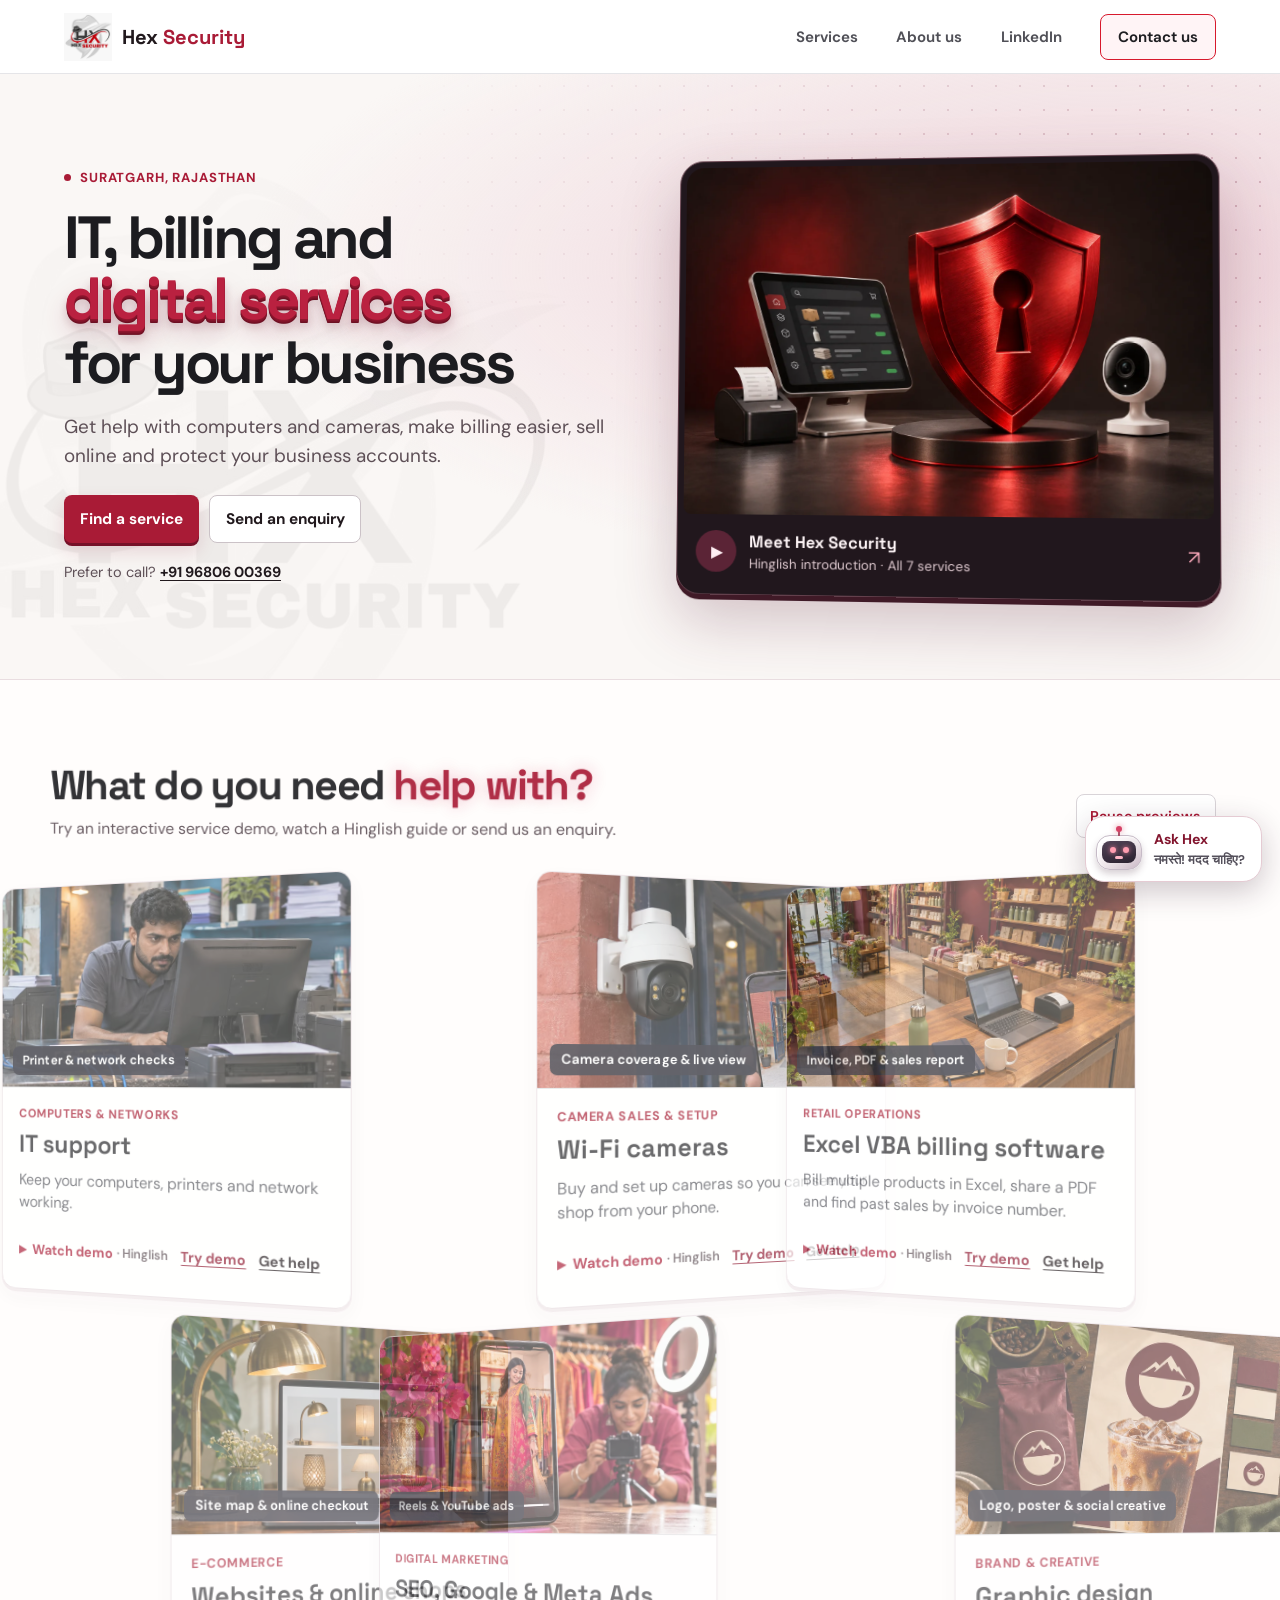
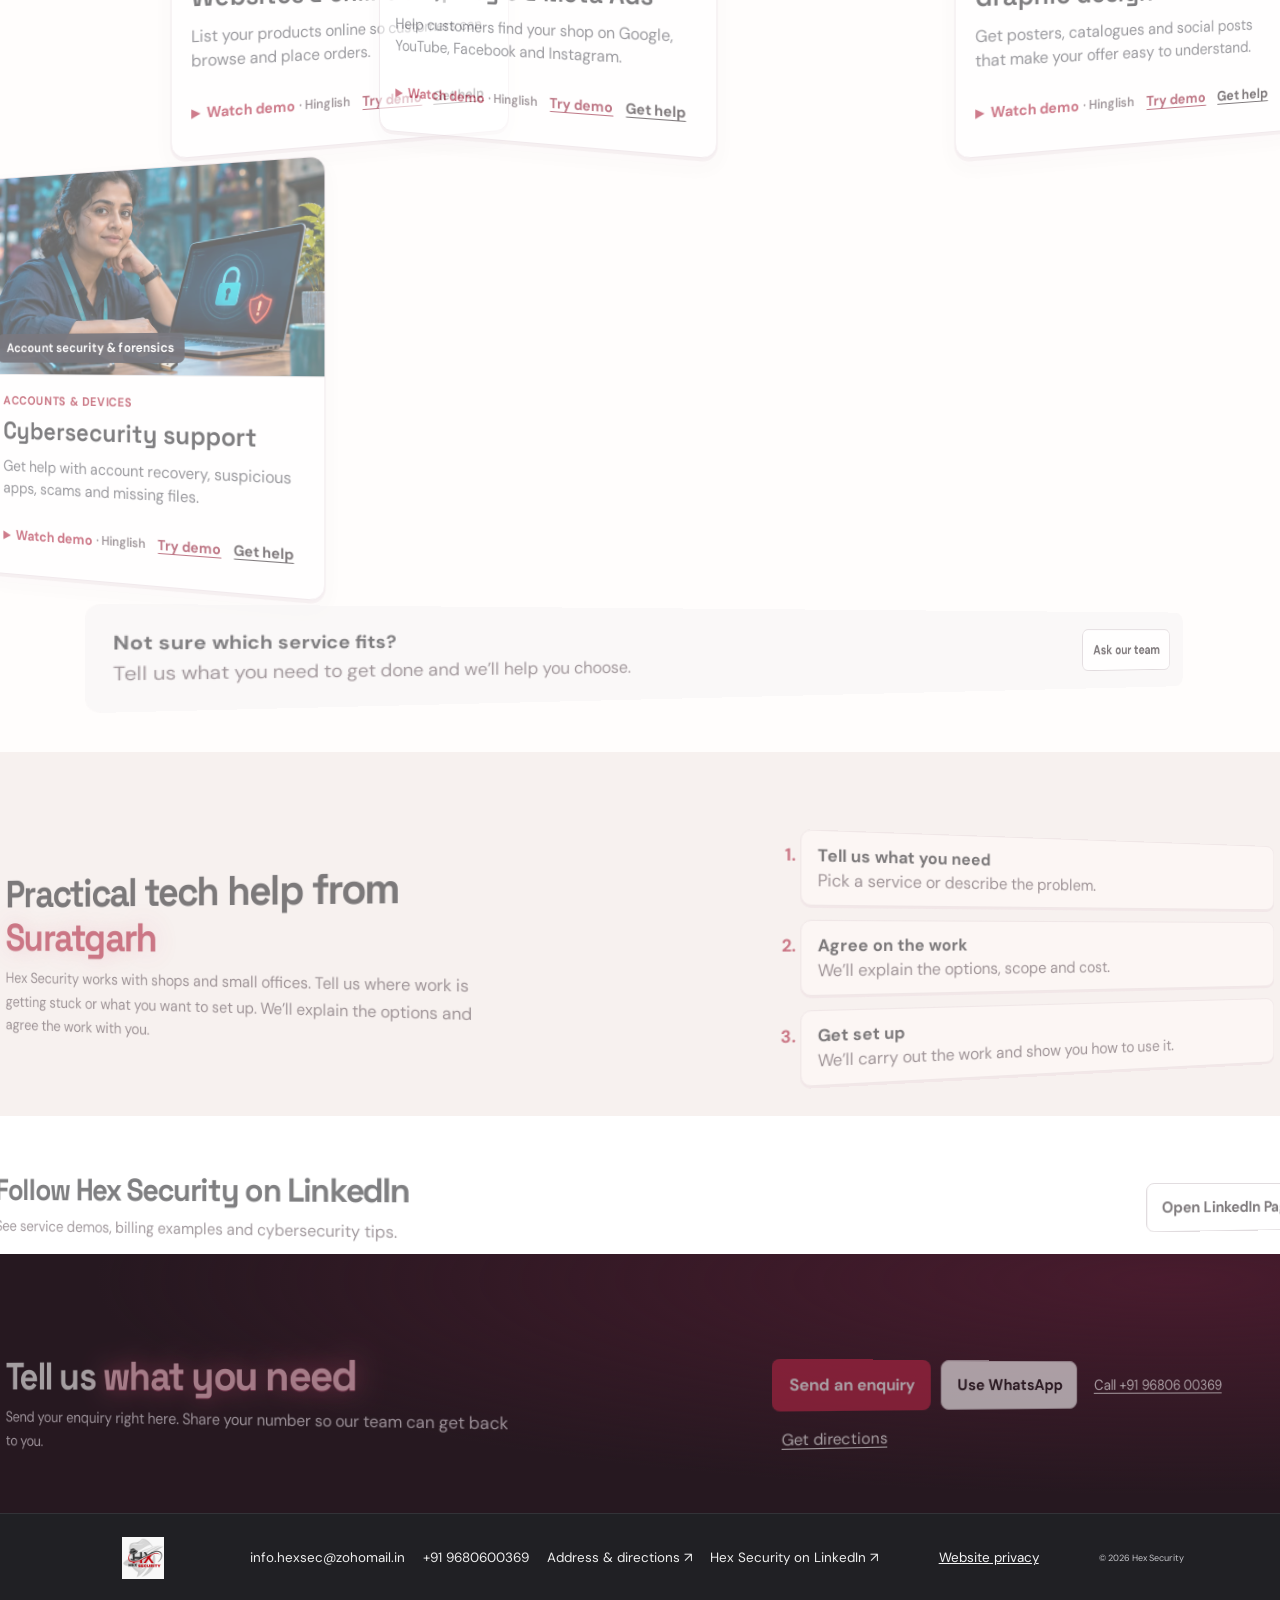
<file: index.html>
<!doctype html>
<html lang="en">
<head>
  <meta charset="utf-8">
  <meta name="viewport" content="width=device-width, initial-scale=1">
  <meta name="theme-color" content="#faf7f5">
  <title>Hex Security | IT Support, Billing &amp; Cybersecurity in Suratgarh</title>
  <meta name="description" content="Hex Security in Suratgarh, Rajasthan offers business IT support, Wi-Fi cameras, Excel VBA billing, websites, SEO, Google and Meta Ads, graphic design and cybersecurity.">
  <link rel="canonical" href="https://hexsecurity-it.github.io/">
  <link rel="icon" type="image/jpeg" href="hex-security-logo.jpeg">
  <meta property="og:type" content="website">
  <meta property="og:site_name" content="Hex Security">
  <meta property="og:title" content="Hex Security | IT Support, Billing &amp; Cybersecurity in Suratgarh">
  <meta property="og:description" content="Hex Security in Suratgarh, Rajasthan offers business IT support, Wi-Fi cameras, Excel VBA billing, websites, SEO, Google and Meta Ads, graphic design and cybersecurity.">
  <meta property="og:url" content="https://hexsecurity-it.github.io/">
  <meta property="og:image" content="https://hexsecurity-it.github.io/hex-security-logo.jpeg">
  <meta property="og:image:alt" content="Hex Security logo">
  <script type="application/ld+json">
    {
      "@context": "https://schema.org",
      "@graph": [
        {
          "@type": "WebSite",
          "@id": "https://hexsecurity-it.github.io/#website",
          "name": "Hex Security",
          "url": "https://hexsecurity-it.github.io/",
          "publisher": {
            "@id": "https://hexsecurity-it.github.io/#organization"
          }
        },
        {
          "@type": "Organization",
          "@id": "https://hexsecurity-it.github.io/#organization",
          "name": "Hex Security",
          "url": "https://hexsecurity-it.github.io/",
          "logo": "https://hexsecurity-it.github.io/hex-security-logo.jpeg",
          "email": "info.hexsec@zohomail.in",
          "telephone": "+919680600369",
          "sameAs": ["https://www.linkedin.com/company/hex-sec/"],
          "address": {
            "@type": "PostalAddress",
            "addressLocality": "Suratgarh",
            "addressRegion": "Rajasthan",
            "addressCountry": "IN"
          },
          "contactPoint": {
            "@type": "ContactPoint",
            "contactType": "customer enquiries",
            "telephone": "+919680600369",
            "email": "info.hexsec@zohomail.in"
          }
        },
        {
          "@type": "WebPage",
          "@id": "https://hexsecurity-it.github.io/#home",
          "url": "https://hexsecurity-it.github.io/",
          "name": "Hex Security | IT Support, Billing & Cybersecurity in Suratgarh",
          "isPartOf": {
            "@id": "https://hexsecurity-it.github.io/#website"
          },
          "about": {
            "@id": "https://hexsecurity-it.github.io/#organization"
          }
        }
      ]
    }
  </script>
  <link rel="stylesheet" href="style.css">
  <link rel="stylesheet" href="services.css?v=films1">
  <link rel="stylesheet" href="home.css?v=scroll1">
  <link rel="stylesheet" href="assistant.css?v=1">
  <link rel="stylesheet" href="site-experience.css">
</head>
<body class="home-page">
  <div class="site-shell">
    <header class="topbar">
      <a class="brand home-brand" href="#home">
        <img class="brand-logo" src="hex-security-logo.jpeg" width="48" height="48" alt="">
        <span>Hex <b>Security</b></span>
      </a>
      <button class="menu-toggle" aria-label="Toggle menu" aria-expanded="false" aria-controls="home-navigation">☰</button>
      <nav class="nav-links" id="home-navigation" aria-label="Main navigation">
        <a href="#services">Services</a>
        <a href="#about">About us</a>
        <a href="#updates">LinkedIn</a>
        <a class="nav-cta" href="#contact">Contact us</a>
      </nav>
    </header>

    <main>
      <section class="welcome" id="home" aria-labelledby="welcome-title">
        <div class="welcome-inner">
          <div class="welcome-copy">
            <p class="location-label">Suratgarh, Rajasthan</p>
            <h1 id="welcome-title">IT, billing and <em class="headline-depth">digital services</em> for your business</h1>
            <p>Get help with computers and cameras, make billing easier, sell online and protect your business accounts.</p>
            <div class="welcome-actions">
              <a class="home-button home-button-primary" href="#services">Find a service</a>
              <a class="home-button home-button-outline" data-enquiry="website" href="#contact">Send an enquiry</a>
            </div>
            <p class="welcome-call">Prefer to call? <a href="tel:+919680600369">+91 96806 00369</a></p>
          </div>
          <a class="welcome-demo" id="open-introduction" href="media/hex-security-intro.mp4" aria-haspopup="dialog">
            <img src="media/home-tech-studio.webp" width="1440" height="960" alt="Red security shield beside a shop billing terminal, receipt printer and Wi-Fi camera" fetchpriority="high">
            <div class="welcome-caption">
              <span class="welcome-play" aria-hidden="true">▶</span>
              <span><strong>Meet Hex Security</strong><small>Hinglish introduction · All 7 services</small></span>
              <span class="welcome-caption-arrow" aria-hidden="true">↗</span>
            </div>
          </a>
        </div>
      </section>

      <section class="services section-pad" id="services">
        <div class="service-intro">
          <div data-scroll-reveal="left">
            <h2>What do you need <span class="scroll-glow">help with?</span></h2>
            <p>Try an interactive service demo, watch a Hinglish guide or send us an enquiry.</p>
          </div>
          <button type="button" id="motion-toggle">Pause previews</button>
        </div>
        <div class="catalog">
          <article class="offer" id="service-it-support" data-slug="it-support" data-scroll-reveal="left">
            <div class="demo"><video id="video-it-support" class="inline-video" width="840" height="472" muted playsinline loop preload="none" src="media/service-films/it-support-preview.webm" poster="media/service-films/it-support.jpg" data-detail-src="media/service-films/it-support.mp4?v=hinglish1" data-detail-poster="media/service-films/it-support.jpg" data-captions="media/service-films/it-support.hi.vtt?v=hinglish1" aria-hidden="true"></video><span class="service-cover-label">Printer & network checks</span></div>
            <div class="offer-copy"><span class="offer-category">Computers & networks</span>
              <h3>IT support</h3><p>Keep your computers, printers and network working.</p>
              <div class="offer-actions">
                <a class="offer-open" href="services/it-support.html" aria-haspopup="dialog" aria-label="Watch the Hinglish video and view details for IT support"><span class="play-symbol" aria-hidden="true">▶</span> <span>Watch demo</span> <span class="demo-language">· Hinglish</span></a>
                <a class="offer-preview" href="services/it-support.html#interactive-demo" aria-label="Try demo for IT support">Try demo</a>
                <a class="offer-enquire" href="?enquire=it-support#services" aria-haspopup="dialog">Get help</a>
              </div>
            </div>
            <template><ul><li>Computer, printer and device setup</li><li>Software installation and updates</li><li>Troubleshooting for slow or unreliable devices</li><li>Network and connectivity help</li></ul></template>
          </article>
          <article class="offer" id="service-wifi-cctv" data-slug="wifi-cctv" data-scroll-reveal="right">
            <div class="demo"><video id="video-wifi-cctv" class="inline-video" width="840" height="472" muted playsinline loop preload="none" src="media/service-films/wifi-cctv-preview.webm" poster="media/service-films/wifi-cctv.jpg" data-detail-src="media/service-films/wifi-cctv.mp4?v=hinglish1" data-detail-poster="media/service-films/wifi-cctv.jpg" data-captions="media/service-films/wifi-cctv.hi.vtt?v=hinglish1" aria-hidden="true"></video><span class="service-cover-label">Camera coverage & live view</span></div>
            <div class="offer-copy"><span class="offer-category">Camera sales & setup</span>
              <h3>Wi-Fi cameras</h3><p>Buy and set up cameras so you can see your shop from your phone.</p>
              <div class="offer-actions">
                <a class="offer-open" href="services/wifi-cctv.html" aria-haspopup="dialog" aria-label="Watch the Hinglish video and view details for Wi-Fi cameras"><span class="play-symbol" aria-hidden="true">▶</span> <span>Watch demo</span> <span class="demo-language">· Hinglish</span></a>
                <a class="offer-preview" href="services/wifi-cctv.html#interactive-demo" aria-label="Try demo for Wi-Fi cameras">Try demo</a>
                <a class="offer-enquire" href="?enquire=wifi-cctv#services" aria-haspopup="dialog">Get help</a>
              </div>
            </div>
            <template><ul><li>Wi-Fi camera sales and installation</li><li>Camera positioning and recording setup</li><li>Mobile live view and recorded footage</li><li>Wi-Fi router and connectivity support</li></ul></template>
          </article>
          <article class="offer" id="service-billing" data-slug="billing" data-scroll-reveal="left">
            <div class="demo"><video id="video-billing" class="inline-video" width="840" height="472" muted playsinline loop preload="none" src="media/service-films/billing-preview.webm?v=hinglish1" poster="media/service-films/billing.jpg?v=hinglish1" data-detail-src="media/service-films/billing.mp4?v=hinglish1" data-detail-poster="media/service-films/billing.jpg?v=hinglish1" data-captions="media/service-films/billing.hi.vtt?v=hinglish1" aria-hidden="true"></video><span class="service-cover-label">Invoice, PDF & sales report</span></div>
            <div class="offer-copy"><span class="offer-category">Retail operations</span>
              <h3>Excel VBA billing software</h3><p>Bill multiple products in Excel, share a PDF and find past sales by invoice number.</p>
              <div class="offer-actions">
                <a class="offer-open" href="services/billing.html" aria-haspopup="dialog" aria-label="Watch the Hinglish video and view details for Excel VBA billing software"><span class="play-symbol" aria-hidden="true">▶</span> <span>Watch demo</span> <span class="demo-language">· Hinglish</span></a>
                <a class="offer-preview" href="services/billing.html#interactive-demo" aria-label="Try demo for Excel VBA billing">Try demo</a>
                <a class="offer-enquire" href="?enquire=billing#services" aria-haspopup="dialog">Get help</a>
              </div>
            </div>
            <template><ul><li>Custom Excel VBA billing form with automatic totals</li><li>Numbered invoices and a searchable sales register</li><li>PDF invoices to share or print</li><li>Optional online reports for bills and daily sales</li></ul></template>
          </article>
          <article class="offer" id="service-store" data-slug="store" data-scroll-reveal="right">
            <div class="demo"><video id="video-store" class="inline-video" width="840" height="472" muted playsinline loop preload="none" src="media/service-films/store-preview.webm" poster="media/service-films/store.jpg" data-detail-src="media/service-films/store.mp4?v=hinglish1" data-detail-poster="media/service-films/store.jpg" data-captions="media/service-films/store.hi.vtt?v=hinglish1" aria-hidden="true"></video><span class="service-cover-label">Site map & online checkout</span></div>
            <div class="offer-copy"><span class="offer-category">E-commerce</span>
              <h3>Websites & online shops</h3><p>List your products online so customers can browse and place orders.</p>
              <div class="offer-actions">
                <a class="offer-open" href="services/store.html" aria-haspopup="dialog" aria-label="Watch the Hinglish video and view details for Websites & online shops"><span class="play-symbol" aria-hidden="true">▶</span> <span>Watch demo</span> <span class="demo-language">· Hinglish</span></a>
                <a class="offer-preview" href="services/store.html#interactive-demo" aria-label="Try demo for Online shop">Try demo</a>
                <a class="offer-enquire" href="?enquire=store#services" aria-haspopup="dialog">Get help</a>
              </div>
            </div>
            <template><ul><li>Site maps, business websites and product catalogues</li><li>E-commerce storefront design and setup</li><li>Mobile-friendly product pages and listing support</li><li>Checkout and order enquiry flows</li></ul></template>
          </article>
          <article class="offer" id="service-marketing" data-slug="marketing" data-scroll-reveal="left">
            <div class="demo"><video id="video-marketing" class="inline-video" width="840" height="472" muted playsinline loop preload="none" src="media/service-films/marketing-preview.webm" poster="media/service-films/marketing.jpg" data-detail-src="media/service-films/marketing.mp4?v=hinglish1" data-detail-poster="media/service-films/marketing.jpg" data-captions="media/service-films/marketing.hi.vtt?v=hinglish1" aria-hidden="true"></video><span class="service-cover-label">Reels & YouTube ads</span></div>
            <div class="offer-copy"><span class="offer-category">Digital marketing</span>
              <h3>SEO, Google & Meta Ads</h3><p>Help customers find your shop on Google, YouTube, Facebook and Instagram.</p>
              <div class="offer-actions">
                <a class="offer-open" href="services/marketing.html" aria-haspopup="dialog" aria-label="Watch the Hinglish video and view details for SEO, Google & Meta Ads"><span class="play-symbol" aria-hidden="true">▶</span> <span>Watch demo</span> <span class="demo-language">· Hinglish</span></a>
                <a class="offer-preview" href="services/marketing.html#interactive-demo" aria-label="Try demo for Digital marketing">Try demo</a>
                <a class="offer-enquire" href="?enquire=marketing#services" aria-haspopup="dialog">Get help</a>
              </div>
            </div>
            <template><ul><li>Search engine optimisation for service pages</li><li>Google Ads campaign setup</li><li>Facebook and Instagram Reels and ad creative</li><li>YouTube video ad campaign setup</li><li>Campaign performance and enquiry reviews</li></ul></template>
          </article>
          <article class="offer" id="service-design" data-slug="design" data-scroll-reveal="right">
            <div class="demo"><video id="video-design" class="inline-video" width="840" height="472" muted playsinline loop preload="none" src="media/service-films/design-preview.webm?v=hinglish1" poster="media/service-films/design.jpg?v=hinglish1" data-detail-src="media/service-films/design.mp4?v=hinglish1" data-detail-poster="media/service-films/design.jpg?v=hinglish1" data-captions="media/service-films/design.hi.vtt?v=hinglish1" aria-hidden="true"></video><span class="service-cover-label">Logo, poster & social creative</span></div>
            <div class="offer-copy"><span class="offer-category">Brand & creative</span>
              <h3>Graphic design</h3><p>Get posters, catalogues and social posts that make your offer easy to understand.</p>
              <div class="offer-actions">
                <a class="offer-open" href="services/design.html" aria-haspopup="dialog" aria-label="Watch the Hinglish video and view details for Graphic design"><span class="play-symbol" aria-hidden="true">▶</span> <span>Watch demo</span> <span class="demo-language">· Hinglish</span></a>
                <a class="offer-preview" href="services/design.html#interactive-demo" aria-label="Try demo for Graphic design">Try demo</a>
                <a class="offer-enquire" href="?enquire=design#services" aria-haspopup="dialog">Get help</a>
              </div>
            </div>
            <template><ul><li>Posters and promotional materials</li><li>Product catalogues and brand graphics</li><li>Social media designs and ad creative</li><li>Print and digital artwork in suitable formats</li></ul></template>
          </article>
          <article class="offer" id="service-cybersecurity" data-slug="cybersecurity" data-scroll-reveal="left">
            <div class="demo"><video id="video-cybersecurity" class="inline-video" width="840" height="472" muted playsinline loop preload="none" src="media/service-films/cybersecurity-preview.webm" poster="media/service-films/cybersecurity.jpg" data-detail-src="media/service-films/cybersecurity.mp4?v=hinglish1" data-detail-poster="media/service-films/cybersecurity.jpg" data-captions="media/service-films/cybersecurity.hi.vtt?v=hinglish1" aria-hidden="true"></video><span class="service-cover-label">Account security & forensics</span></div>
            <div class="offer-copy"><span class="offer-category">Accounts & devices</span>
              <h3>Cybersecurity support</h3><p>Get help with account recovery, suspicious apps, scams and missing files.</p>
              <div class="offer-actions">
                <a class="offer-open" href="services/cybersecurity.html" aria-haspopup="dialog" aria-label="Watch the Hinglish video and view details for Cybersecurity support"><span class="play-symbol" aria-hidden="true">▶</span> <span>Watch demo</span> <span class="demo-language">· Hinglish</span></a>
                <a class="offer-preview" href="services/cybersecurity.html#interactive-demo" aria-label="Try demo for Cybersecurity">Try demo</a>
                <a class="offer-enquire" href="?enquire=cybersecurity#services" aria-haspopup="dialog">Get help</a>
              </div>
            </div>
            <template><ul><li>Instagram and Facebook account recovery guidance through official channels</li><li>Two-step verification, phone security and scam prevention</li><li>Backup review and data recovery assessment</li><li>Digital forensics and incident documentation by agreed scope</li></ul></template>
          </article>
        </div>
        <aside class="service-help" data-scroll-reveal="right">
          <div><strong>Not sure which service fits?</strong><p>Tell us what you need to get done and we’ll help you choose.</p></div>
          <a class="home-button home-button-outline" data-enquiry="website" href="#contact">Ask our team</a>
        </aside>
      </section>

      <section class="home-about" id="about" aria-labelledby="about-title">
        <div class="home-wrap about-layout">
          <div data-scroll-reveal="left">
            <h2 id="about-title">Practical tech help from <span class="scroll-glow">Suratgarh</span></h2>
            <p>Hex Security works with shops and small offices. Tell us where work is getting stuck or what you want to set up. We’ll explain the options and agree the work with you.</p>
          </div>
          <ol id="process" class="home-process" aria-label="How it works" data-scroll-reveal="right">
            <li><strong>Tell us what you need</strong><span>Pick a service or describe the problem.</span></li>
            <li><strong>Agree on the work</strong><span>We’ll explain the options, scope and cost.</span></li>
            <li><strong>Get set up</strong><span>We’ll carry out the work and show you how to use it.</span></li>
          </ol>
        </div>
      </section>

      <section class="home-updates" id="updates" aria-labelledby="updates-title">
        <div class="home-wrap updates-row">
          <div data-scroll-reveal="left"><h2 id="updates-title">Follow Hex Security on LinkedIn</h2><p>See service demos, billing examples and cybersecurity tips.</p></div>
          <a class="home-button home-button-outline" href="https://www.linkedin.com/company/hex-sec/" target="_blank" rel="noopener noreferrer" data-scroll-reveal="right">Open LinkedIn Page</a>
        </div>
      </section>

      <section class="home-contact" id="contact" aria-labelledby="contact-title">
        <div class="home-wrap contact-layout">
          <div data-scroll-reveal="left"><h2 id="contact-title">Tell us <span class="scroll-glow">what you need</span></h2><p>Send your enquiry right here. Share your number so our team can get back to you.</p></div>
          <div class="home-contact-actions" data-scroll-reveal="right">
            <a class="home-button home-button-primary" data-enquiry="website" href="mailto:info.hexsec@zohomail.in">Send an enquiry</a>
            <a class="home-button home-button-outline" data-enquiry="whatsapp" href="https://wa.me/919680600369">Use WhatsApp</a>
            <a class="contact-link" href="tel:+919680600369">Call +91 96806 00369</a>
            <a class="contact-link" href="https://maps.app.goo.gl/2YtsyMSwRUSYiVr96" target="_blank" rel="noopener">Get directions</a>
          </div>
        </div>
      </section>
    </main>

    <footer class="home-footer"><a class="brand footer-brand" href="#home" aria-label="Hex Security home"><img class="brand-logo" src="hex-security-logo.jpeg" alt="Hex Security logo"></a><div class="footer-contact"><a data-enquiry="website" href="mailto:info.hexsec@zohomail.in">info.hexsec@zohomail.in</a><a href="tel:+919680600369">+91 9680600369</a><a href="https://maps.app.goo.gl/2YtsyMSwRUSYiVr96" target="_blank" rel="noopener">Address &amp; directions ↗</a><a href="https://www.linkedin.com/company/hex-sec/" target="_blank" rel="noopener noreferrer">Hex Security on LinkedIn ↗</a></div><a href="privacy.html">Website privacy</a><span class="copyright">© <span id="year"></span> Hex Security</span></footer>
  </div>
  <dialog class="enquiry-dialog" id="service-dialog" aria-labelledby="dialog-title">
    <div class="dialog-bar"><span>Hex Security</span><button type="button" class="close-enquiry" aria-label="Close dialog">×</button></div>
    <div id="details-step">
      <div class="guide-heading"><h2 id="dialog-title" tabindex="-1"></h2><p id="dialog-summary"></p></div>
      <div class="guide-player">
        <video id="dialog-video" class="demo-large" width="1920" height="1080" controls playsinline preload="none" aria-label="Hinglish service guide">
          <track id="dialog-captions" kind="captions" srclang="hi-Latn" label="Hinglish">
        </video>
        <button id="guide-play" type="button" lang="hi" hidden>▶&nbsp; आवाज़ के साथ चलाएँ</button>
      </div>
      <div class="sheet-body">
        <div class="compose-actions">
          <a class="secondary-action interactive-demo-link" id="open-service-demo" href="#services">Try interactive demo <span aria-hidden="true">↗</span></a>
          <button class="primary-action guide-contact" type="button" id="start-enquiry"><span lang="hi">संपर्क करें</span> · Contact us <span aria-hidden="true">→</span></button>
        </div>
        <h3>How we can help</h3><div id="dialog-details"></div>
      </div>
    </div>
    <form class="sheet-body" id="lead-form" hidden>
      <button type="button" id="back-details">Back to service details</button>
      <h2 id="form-heading" tabindex="-1">Your enquiry</h2>
      <label>Service<select id="lead-service" name="service"></select></label>
      <label>Your name<input name="name" autocomplete="name" required maxlength="100"></label>
      <label>Mobile number<span class="phone-group"><span>+91</span><input type="tel" name="phone" inputmode="numeric" autocomplete="tel-national" pattern="[0-9]{10}" minlength="10" maxlength="10" aria-describedby="phone-help" title="Enter exactly 10 digits without +91" required></span></label>
      <small id="phone-help">Enter 10 digits without the country code.</small>
      <label>City<input name="city" autocomplete="address-level2" maxlength="100" required></label>
      <label>Email for confirmation and replies (optional)<input type="email" name="email" autocomplete="email" maxlength="254"></label>
      <label>What do you need help with? (optional)<textarea name="message" rows="3" maxlength="800"></textarea></label>
      <div class="compose-actions"><button class="primary-action" type="submit" name="channel" value="website">Send enquiry</button>
      <button class="secondary-action" type="submit" name="channel" value="whatsapp">Send &amp; open WhatsApp</button></div>
      <p class="send-note">Your details go to Hex Security so we can reply. Keep passwords and OTPs out of your message. <a href="privacy.html">Website privacy</a></p>
      <p id="enquiry-status" role="status" hidden></p>
      <a id="enquiry-fallback" hidden>Continue in the messaging app</a>
    </form>
  </dialog>
  <dialog class="enquiry-dialog intro-dialog" id="intro-dialog" aria-labelledby="intro-title">
    <div class="dialog-bar"><h2 id="intro-title">Meet Hex Security</h2><button type="button" class="close-enquiry" aria-label="Close introduction">×</button></div>
    <video class="demo-large" width="1920" height="1080" controls playsinline preload="none" poster="media/home-tech-studio.webp" aria-label="Hex Security introduction in Hinglish">
      <source src="media/hex-security-intro.mp4" type="video/mp4">
      <track kind="captions" srclang="hi-Latn" label="Hinglish" src="media/hex-security-intro.vtt">
    </video>
    <div class="intro-actions"><a class="primary-action interactive-demo-link" href="#services">Explore all services <span aria-hidden="true">↓</span></a></div>
  </dialog>
  <script src="reporting.js?v=enquiry-reference"></script>
  <script src="script.js?v=enquiry-reference"></script>
  <script src="scroll-reveal.js" defer></script>
  <script src="site-experience.js?v=touch2" defer></script>
  <script type="module" src="assistant.js?v=2"></script>
</body>
</html>
</file>
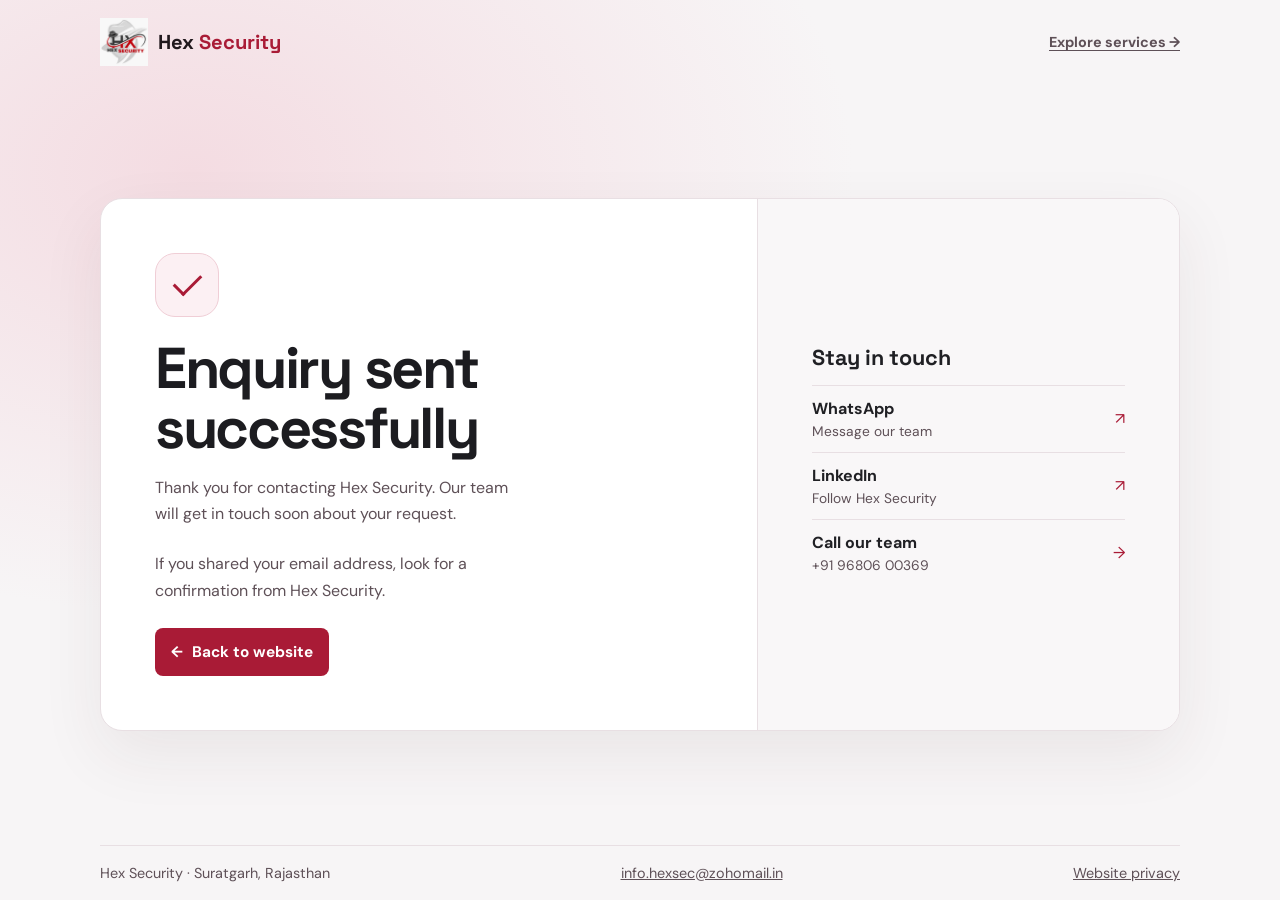
<file: enquiry-sent.html>
<!doctype html>
<html lang="en">
<head>
  <meta charset="utf-8">
  <meta name="viewport" content="width=device-width, initial-scale=1">
  <meta name="robots" content="noindex">
  <meta name="theme-color" content="#f7f3f4">
  <title>Enquiry sent | Hex Security</title>
  <link rel="icon" type="image/jpeg" href="hex-security-logo.jpeg">
  <link rel="stylesheet" href="style.css">
  <link rel="stylesheet" href="home.css?v=films1">
  <link rel="stylesheet" href="enquiry-sent.css?v=enquiry-reference">
  <link rel="stylesheet" href="site-experience.css">
</head>
<body class="home-page confirmation-page">
  <header class="confirmation-header">
    <a class="brand home-brand" href="./" aria-label="Hex Security home">
      <img class="brand-logo" src="hex-security-logo.jpeg" width="48" height="48" alt="">
      <span>Hex <b>Security</b></span>
    </a>
    <a class="confirmation-services" href="./#services">Explore services <span aria-hidden="true">→</span></a>
  </header>
  <main class="confirmation-main" aria-labelledby="confirmation-title">
    <div class="confirmation-card">
      <section class="confirmation-message" aria-labelledby="confirmation-title">
        <span class="confirmation-check" aria-hidden="true"></span>
        <h1 id="confirmation-title">Enquiry sent successfully</h1>
        <p>Thank you for contacting Hex Security. Our team will get in touch soon about your request.</p>
        <p>If you shared your email address, look for a confirmation from Hex Security.</p>
        <p class="confirmation-reference" hidden>Enquiry reference <strong></strong></p>
        <a class="home-button home-button-primary" href="./"><span aria-hidden="true">←</span> Back to website</a>
      </section>
      <section class="confirmation-contact" aria-labelledby="confirmation-contact-title">
        <h2 id="confirmation-contact-title">Stay in touch</h2>
        <ul>
          <li><a href="https://wa.me/919680600369" target="_blank" rel="noopener noreferrer"><span><strong>WhatsApp</strong><small>Message our team</small></span><span aria-hidden="true">↗</span></a></li>
          <li><a href="https://www.linkedin.com/company/hex-sec/" target="_blank" rel="noopener noreferrer"><span><strong>LinkedIn</strong><small>Follow Hex Security</small></span><span aria-hidden="true">↗</span></a></li>
          <li><a href="tel:+919680600369"><span><strong>Call our team</strong><small>+91 96806 00369</small></span><span aria-hidden="true">→</span></a></li>
        </ul>
      </section>
    </div>
  </main>
  <footer class="confirmation-footer">
    <span>Hex Security · Suratgarh, Rajasthan</span>
    <a href="mailto:info.hexsec@zohomail.in">info.hexsec@zohomail.in</a>
    <a href="privacy.html">Website privacy</a>
  </footer>
  <script>
    const enquiryCode = location.hash.slice(1);
    if (/^HEX-[0-9A-F]{8}$/.test(enquiryCode)) {
      const reference = document.querySelector('.confirmation-reference');
      reference.querySelector('strong').textContent = enquiryCode;
      reference.hidden = false;
    }
  </script>
  <script src="site-experience.js?v=touch2" defer></script>
</body>
</html>
</file>
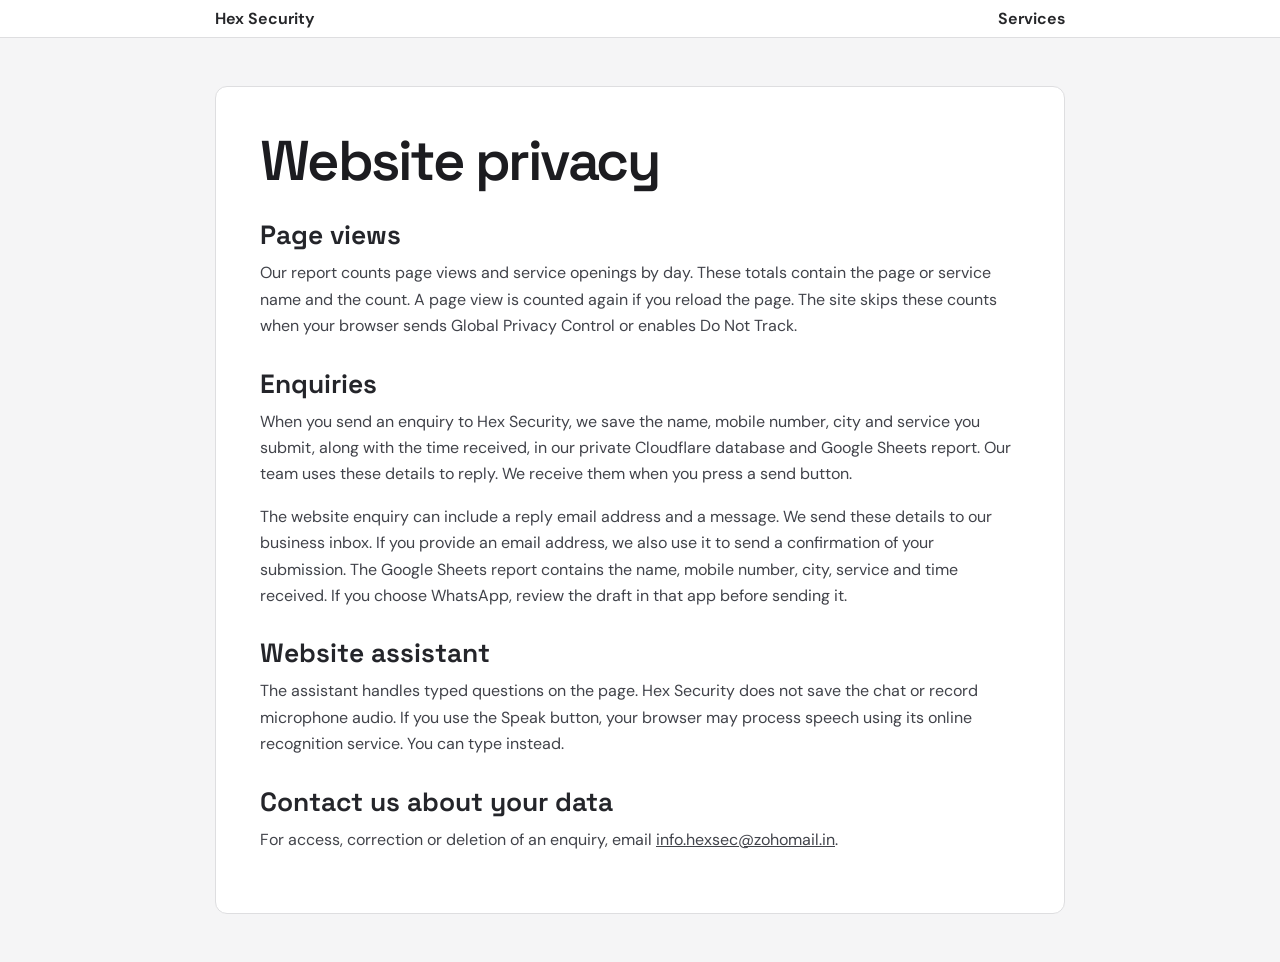
<file: privacy.html>
<!doctype html>
<html lang="en">
<head>
  <meta charset="utf-8">
  <meta name="viewport" content="width=device-width, initial-scale=1">
  <title>Website privacy | Hex Security</title>
  <link rel="canonical" href="https://hexsecurity-it.github.io/privacy.html">
  <link rel="stylesheet" href="style.css">
  <link rel="stylesheet" href="services.css">
  <link rel="stylesheet" href="site-experience.css">
</head>
<body class="service-page">
  <header class="service-header"><a href="index.html">Hex Security</a><a href="index.html#services">Services</a></header>
  <main class="service-article">
    <h1>Website privacy</h1>
    <h2>Page views</h2>
    <p>Our report counts page views and service openings by day. These totals contain the page or service name and the count. A page view is counted again if you reload the page. The site skips these counts when your browser sends Global Privacy Control or enables Do Not Track.</p>
    <h2>Enquiries</h2>
    <p>When you send an enquiry to Hex Security, we save the name, mobile number, city and service you submit, along with the time received, in our private Cloudflare database and Google Sheets report. Our team uses these details to reply. We receive them when you press a send button.</p>
    <p>The website enquiry can include a reply email address and a message. We send these details to our business inbox. If you provide an email address, we also use it to send a confirmation of your submission. The Google Sheets report contains the name, mobile number, city, service and time received. If you choose WhatsApp, review the draft in that app before sending it.</p>
    <h2>Website assistant</h2>
    <p>The assistant handles typed questions on the page. Hex Security does not save the chat or record microphone audio. If you use the Speak button, your browser may process speech using its online recognition service. You can type instead.</p>
    <h2>Contact us about your data</h2>
    <p>For access, correction or deletion of an enquiry, email <a href="mailto:info.hexsec@zohomail.in">info.hexsec@zohomail.in</a>.</p>
  </main>
  <script src="site-experience.js?v=touch2" defer></script>
</body>
</html>
</file>
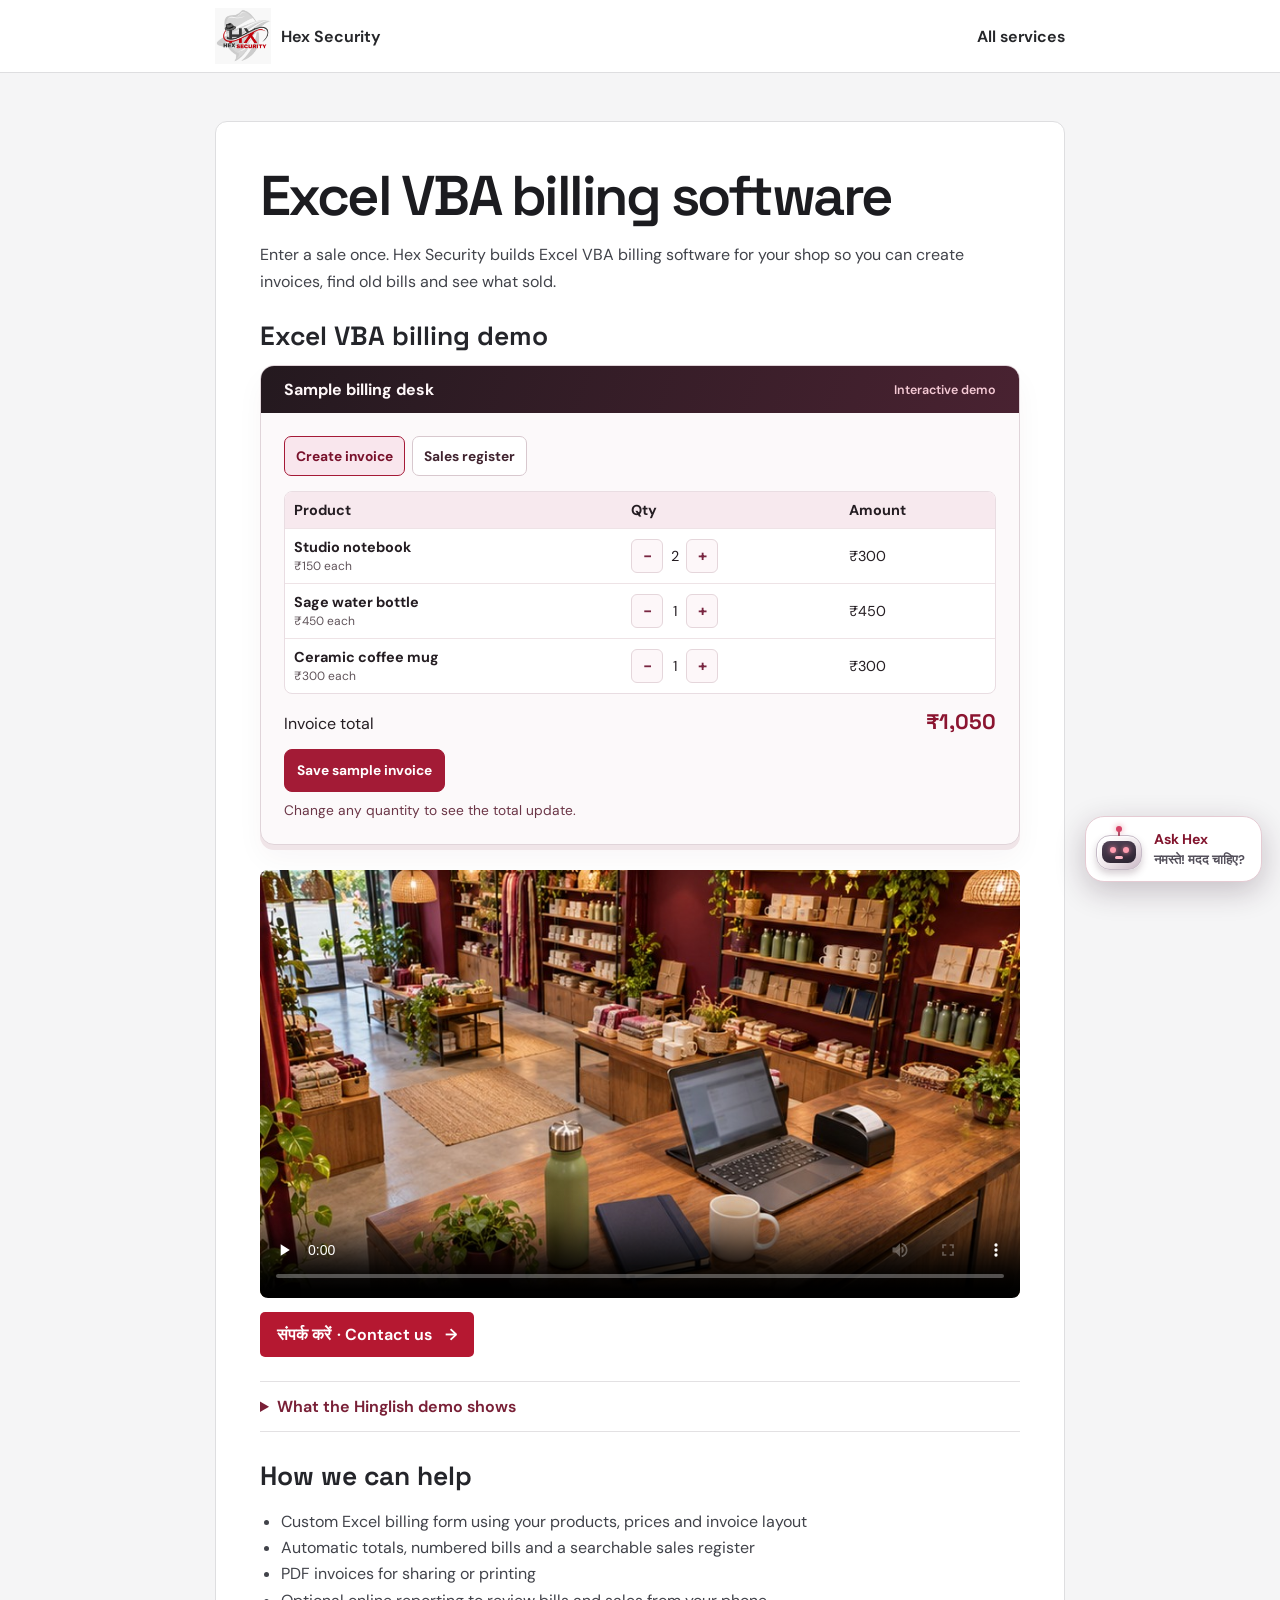
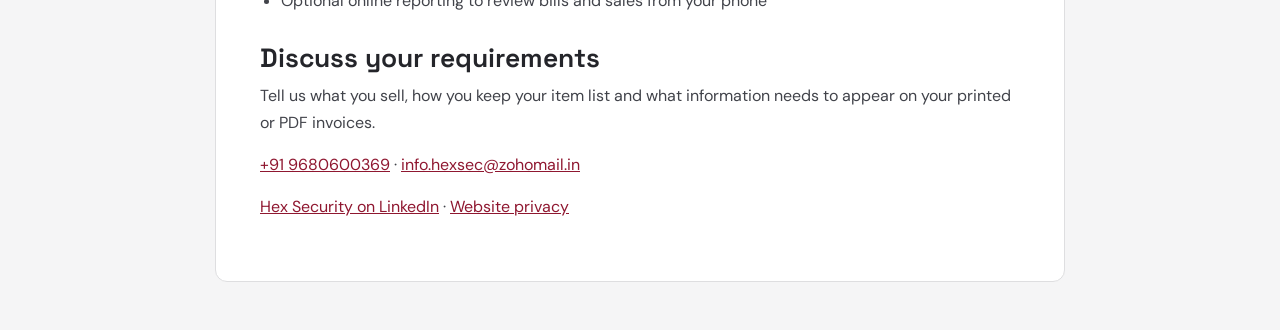
<file: services/billing.html>
<!doctype html>
<html lang="en">
<head>
  <meta charset="utf-8">
  <meta name="viewport" content="width=device-width, initial-scale=1">
  <title>Excel VBA billing software | Hex Security</title>
  <meta name="description" content="See how Hex Security’s custom Excel VBA billing software creates invoices, records sales and exports a PDF for the customer.">
  <link rel="canonical" href="https://hexsecurity-it.github.io/services/billing.html">
  <link rel="icon" type="image/jpeg" href="../hex-security-logo.jpeg">
  <meta property="og:type" content="website">
  <meta property="og:site_name" content="Hex Security">
  <meta property="og:title" content="Excel VBA billing software | Hex Security">
  <meta property="og:description" content="See how Hex Security’s custom Excel VBA billing software creates invoices, records sales and exports a PDF for the customer.">
  <meta property="og:url" content="https://hexsecurity-it.github.io/services/billing.html">
  <meta property="og:image" content="https://hexsecurity-it.github.io/hex-security-logo.jpeg">
  <meta property="og:image:alt" content="Hex Security logo">
  <script type="application/ld+json">
    {
      "@context": "https://schema.org",
      "@graph": [
        {
          "@type": "Service",
          "@id": "https://hexsecurity-it.github.io/services/billing.html#service",
          "name": "Excel VBA billing software",
          "serviceType": "Excel VBA billing software",
          "url": "https://hexsecurity-it.github.io/services/billing.html",
          "description": "See how Hex Security’s custom Excel VBA billing software creates invoices, records sales and exports a PDF for the customer.",
          "provider": {
            "@type": "Organization",
            "@id": "https://hexsecurity-it.github.io/#organization",
            "name": "Hex Security",
            "url": "https://hexsecurity-it.github.io/"
          }
        },
        {
          "@type": "BreadcrumbList",
          "itemListElement": [
            {
              "@type": "ListItem",
              "position": 1,
              "name": "Hex Security",
              "item": "https://hexsecurity-it.github.io/"
            },
            {
              "@type": "ListItem",
              "position": 2,
              "name": "Excel VBA billing software",
              "item": "https://hexsecurity-it.github.io/services/billing.html"
            }
          ]
        }
      ]
    }
  </script>
  <link rel="stylesheet" href="../style.css">
  <link rel="stylesheet" href="../services.css?v=hindi1">
  <link rel="stylesheet" href="../assistant.css?v=1">
  <link rel="stylesheet" href="../site-experience.css">
  <link rel="stylesheet" href="../service-demos.css">
</head>
<body class="service-page">
  <header class="service-header"><a href="../index.html"><img src="../hex-security-logo.jpeg" width="56" height="56" alt="">Hex Security</a><a href="../index.html#services">All services</a></header>
  <main class="service-article">
    <h1>Excel VBA billing software</h1>
    <p>Enter a sale once. Hex Security builds Excel VBA billing software for your shop so you can create invoices, find old bills and see what sold.</p>
    <section class="demo-studio" id="interactive-demo" data-demo="billing" aria-labelledby="interactive-demo-title">
      <h2 id="interactive-demo-title">Excel VBA billing demo</h2>
      <div class="demo-stage"></div>
      <noscript><p>Enable JavaScript to use the interactive demo, or watch the guide below.</p></noscript>
    </section>
    <video class="demo-large presenter-guide" width="1920" height="1080" controls playsinline preload="none" aria-label="Hinglish service guide: एक्सेल बिलिंग सॉफ़्टवेयर" poster="../media/service-films/billing.jpg?v=hinglish1" src="../media/service-films/billing.mp4?v=hinglish1">
      <track kind="captions" srclang="hi-Latn" label="Hinglish" src="../media/service-films/billing.hi.vtt?v=hinglish1">
    </video>
    <a class="enquire-link guide-contact" href="../index.html?enquire=billing#services"><span lang="hi">संपर्क करें</span> · Contact us <span aria-hidden="true">→</span></a>
    <details class="walkthrough-extra">
      <summary>What the Hinglish demo shows</summary>
      <p>Add two notebooks, a water bottle and a coffee mug to the same Excel invoice. See the ₹1,050 total, find the bill by its number, export a PDF and view an example of the optional mobile sales report.</p>
    </details>
    <h2>How we can help</h2>
    <ul>
      <li>Custom Excel billing form using your products, prices and invoice layout</li>
      <li>Automatic totals, numbered bills and a searchable sales register</li>
      <li>PDF invoices for sharing or printing</li>
      <li>Optional online reporting to review bills and sales from your phone</li>
    </ul>
    <h2>Discuss your requirements</h2>
    <p>Tell us what you sell, how you keep your item list and what information needs to appear on your printed or PDF invoices.</p>
    <p class="service-contact"><a href="tel:+919680600369">+91 9680600369</a> · <a href="../index.html?enquire=billing#services">info.hexsec@zohomail.in</a></p>
  <p class="service-contact"><a href="https://www.linkedin.com/company/hex-sec/" target="_blank" rel="noopener noreferrer">Hex Security on LinkedIn</a> · <a href="../privacy.html">Website privacy</a></p>
  </main>
  <script src="../reporting.js"></script>
  <script src="../service-demos.js" defer></script>
  <script src="../site-experience.js?v=touch2" defer></script>
  <script type="module" src="../assistant.js?v=2"></script>
</body>
</html>
</file>
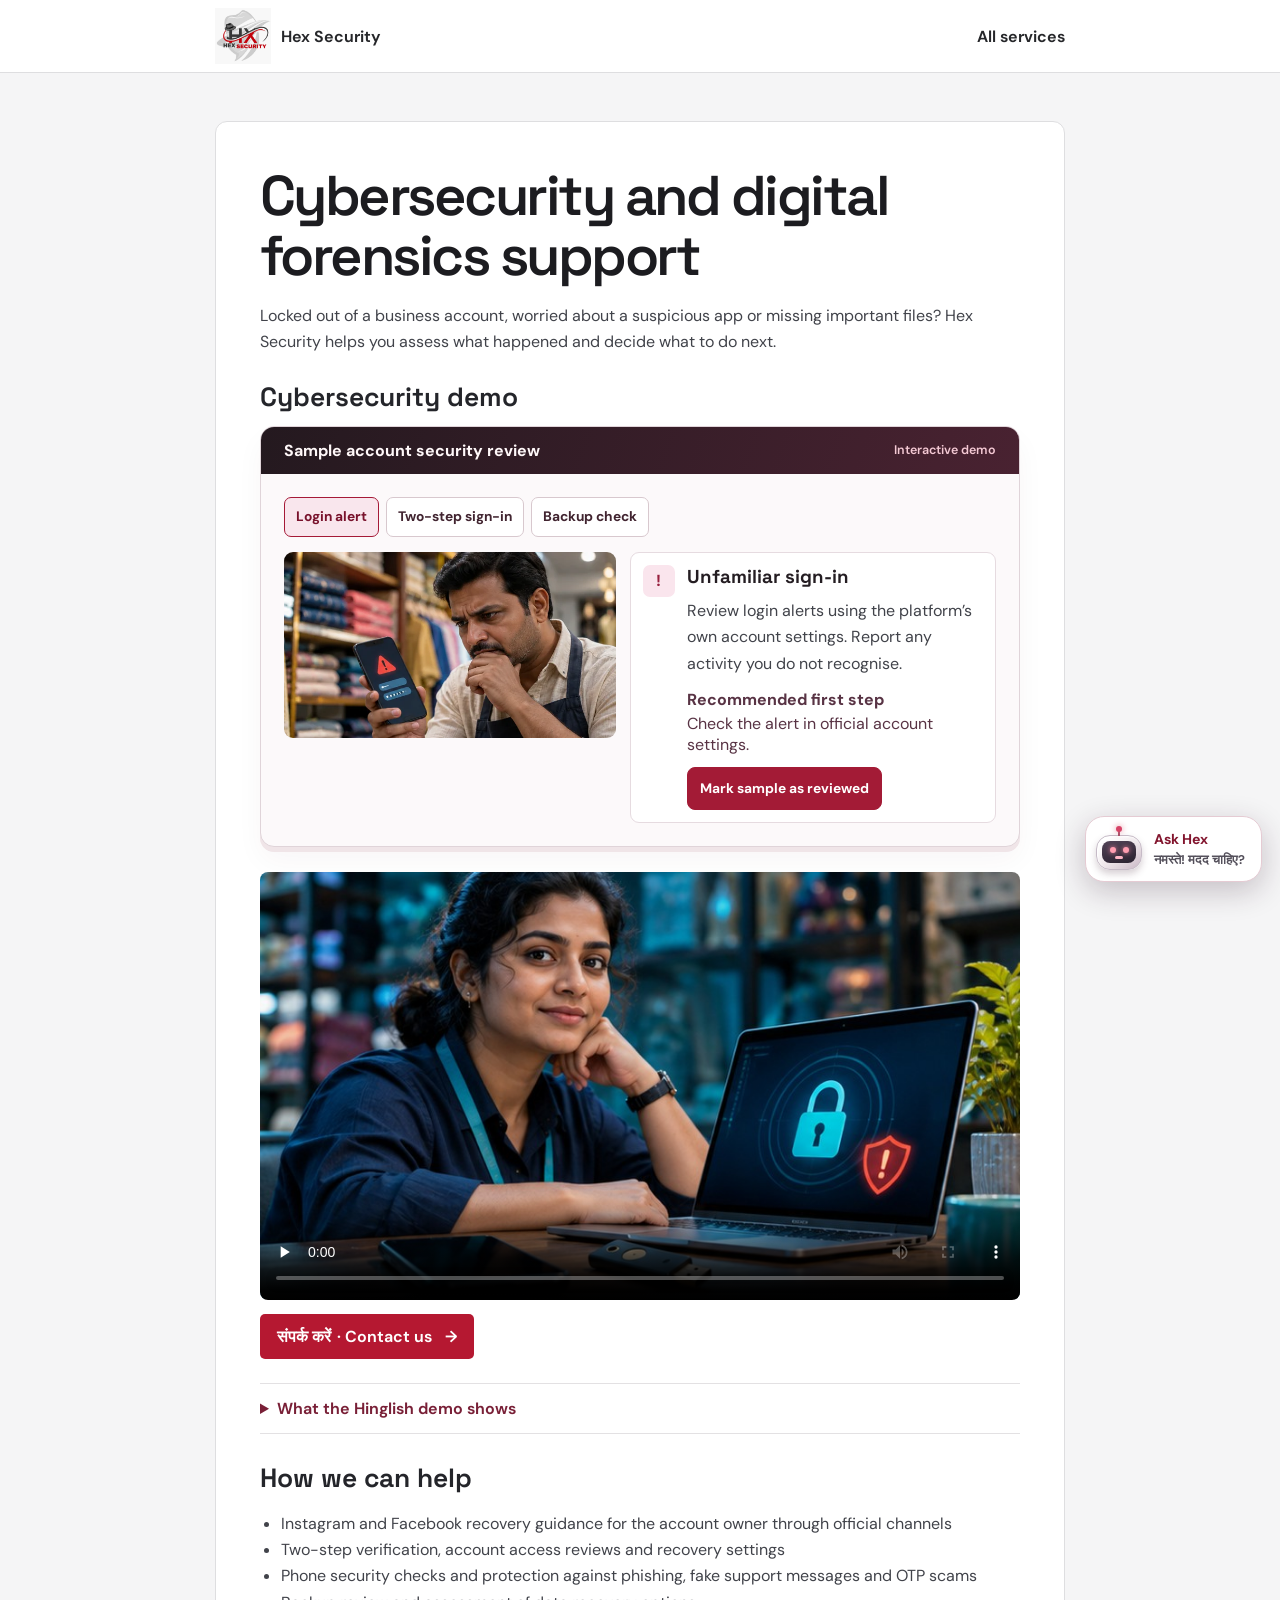
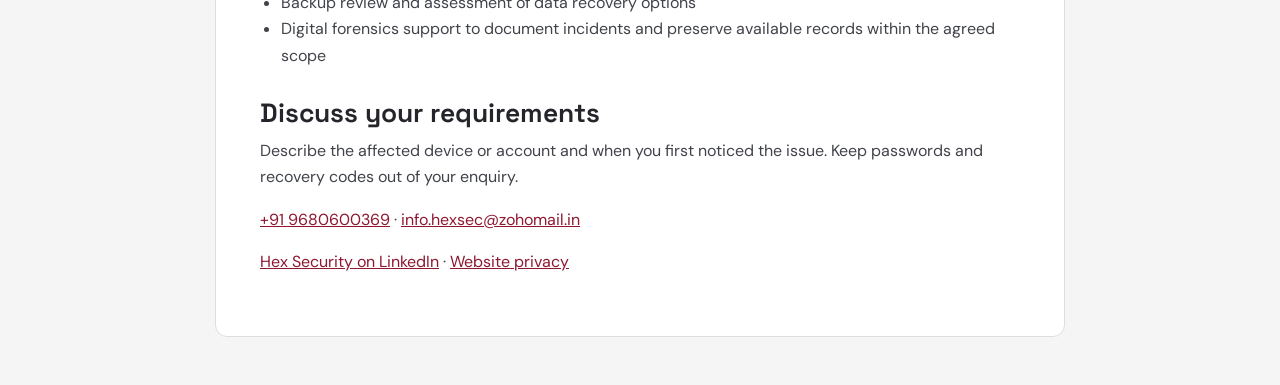
<file: services/cybersecurity.html>
<!doctype html>
<html lang="en">
<head>
  <meta charset="utf-8">
  <meta name="viewport" content="width=device-width, initial-scale=1">
  <title>Cybersecurity and digital forensics support | Hex Security</title>
  <meta name="description" content="Hex Security helps businesses review account access, protect devices, check backups and scope digital forensics support for incidents.">
  <link rel="canonical" href="https://hexsecurity-it.github.io/services/cybersecurity.html">
  <link rel="icon" type="image/jpeg" href="../hex-security-logo.jpeg">
  <meta property="og:type" content="website">
  <meta property="og:site_name" content="Hex Security">
  <meta property="og:title" content="Cybersecurity and digital forensics support | Hex Security">
  <meta property="og:description" content="Hex Security helps businesses review account access, protect devices, check backups and scope digital forensics support for incidents.">
  <meta property="og:url" content="https://hexsecurity-it.github.io/services/cybersecurity.html">
  <meta property="og:image" content="https://hexsecurity-it.github.io/hex-security-logo.jpeg">
  <meta property="og:image:alt" content="Hex Security logo">
  <script type="application/ld+json">
    {
      "@context": "https://schema.org",
      "@graph": [
        {
          "@type": "Service",
          "@id": "https://hexsecurity-it.github.io/services/cybersecurity.html#service",
          "name": "Cybersecurity and digital forensics support",
          "serviceType": "Cybersecurity and digital forensics support",
          "url": "https://hexsecurity-it.github.io/services/cybersecurity.html",
          "description": "Hex Security helps businesses review account access, protect devices, check backups and scope digital forensics support for incidents.",
          "provider": {
            "@type": "Organization",
            "@id": "https://hexsecurity-it.github.io/#organization",
            "name": "Hex Security",
            "url": "https://hexsecurity-it.github.io/"
          }
        },
        {
          "@type": "BreadcrumbList",
          "itemListElement": [
            {
              "@type": "ListItem",
              "position": 1,
              "name": "Hex Security",
              "item": "https://hexsecurity-it.github.io/"
            },
            {
              "@type": "ListItem",
              "position": 2,
              "name": "Cybersecurity and digital forensics support",
              "item": "https://hexsecurity-it.github.io/services/cybersecurity.html"
            }
          ]
        }
      ]
    }
  </script>
  <link rel="stylesheet" href="../style.css">
  <link rel="stylesheet" href="../services.css?v=hindi1">
  <link rel="stylesheet" href="../assistant.css?v=1">
  <link rel="stylesheet" href="../site-experience.css">
  <link rel="stylesheet" href="../service-demos.css">
</head>
<body class="service-page">
  <header class="service-header"><a href="../index.html"><img src="../hex-security-logo.jpeg" width="56" height="56" alt="">Hex Security</a><a href="../index.html#services">All services</a></header>
  <main class="service-article">
    <h1>Cybersecurity and digital forensics support</h1>
    <p>Locked out of a business account, worried about a suspicious app or missing important files? Hex Security helps you assess what happened and decide what to do next.</p>
    <section class="demo-studio" id="interactive-demo" data-demo="cybersecurity" aria-labelledby="interactive-demo-title">
      <h2 id="interactive-demo-title">Cybersecurity demo</h2>
      <div class="demo-stage"></div>
      <noscript><p>Enable JavaScript to use the interactive demo, or watch the guide below.</p></noscript>
    </section>
    <video class="demo-large presenter-guide" width="1920" height="1080" controls playsinline preload="none" aria-label="Hinglish service guide: साइबर सुरक्षा सपोर्ट" poster="../media/service-films/cybersecurity.jpg" src="../media/service-films/cybersecurity.mp4?v=hinglish1">
      <track kind="captions" srclang="hi-Latn" label="Hinglish" src="../media/service-films/cybersecurity.hi.vtt?v=hinglish1">
    </video>
    <a class="enquire-link guide-contact" href="../index.html?enquire=cybersecurity#services"><span lang="hi">संपर्क करें</span> · Contact us <span aria-hidden="true">→</span></a>
    <details class="walkthrough-extra">
      <summary>What the Hinglish demo shows</summary>
      <p>See an example of an unfamiliar login alert, owner-led recovery guidance, account and phone security, backup review and an incident timeline.</p>
    </details>
    <h2>How we can help</h2>
    <ul>
      <li>Instagram and Facebook recovery guidance for the account owner through official channels</li>
      <li>Two-step verification, account access reviews and recovery settings</li>
      <li>Phone security checks and protection against phishing, fake support messages and OTP scams</li>
      <li>Backup review and assessment of data recovery options</li>
      <li>Digital forensics support to document incidents and preserve available records within the agreed scope</li>
    </ul>
    <h2>Discuss your requirements</h2>
    <p>Describe the affected device or account and when you first noticed the issue. Keep passwords and recovery codes out of your enquiry.</p>
    <p class="service-contact"><a href="tel:+919680600369">+91 9680600369</a> · <a href="../index.html?enquire=cybersecurity#services">info.hexsec@zohomail.in</a></p>
  <p class="service-contact"><a href="https://www.linkedin.com/company/hex-sec/" target="_blank" rel="noopener noreferrer">Hex Security on LinkedIn</a> · <a href="../privacy.html">Website privacy</a></p>
  </main>
  <script src="../reporting.js"></script>
  <script src="../service-demos.js" defer></script>
  <script src="../site-experience.js?v=touch2" defer></script>
  <script type="module" src="../assistant.js?v=2"></script>
</body>
</html>
</file>
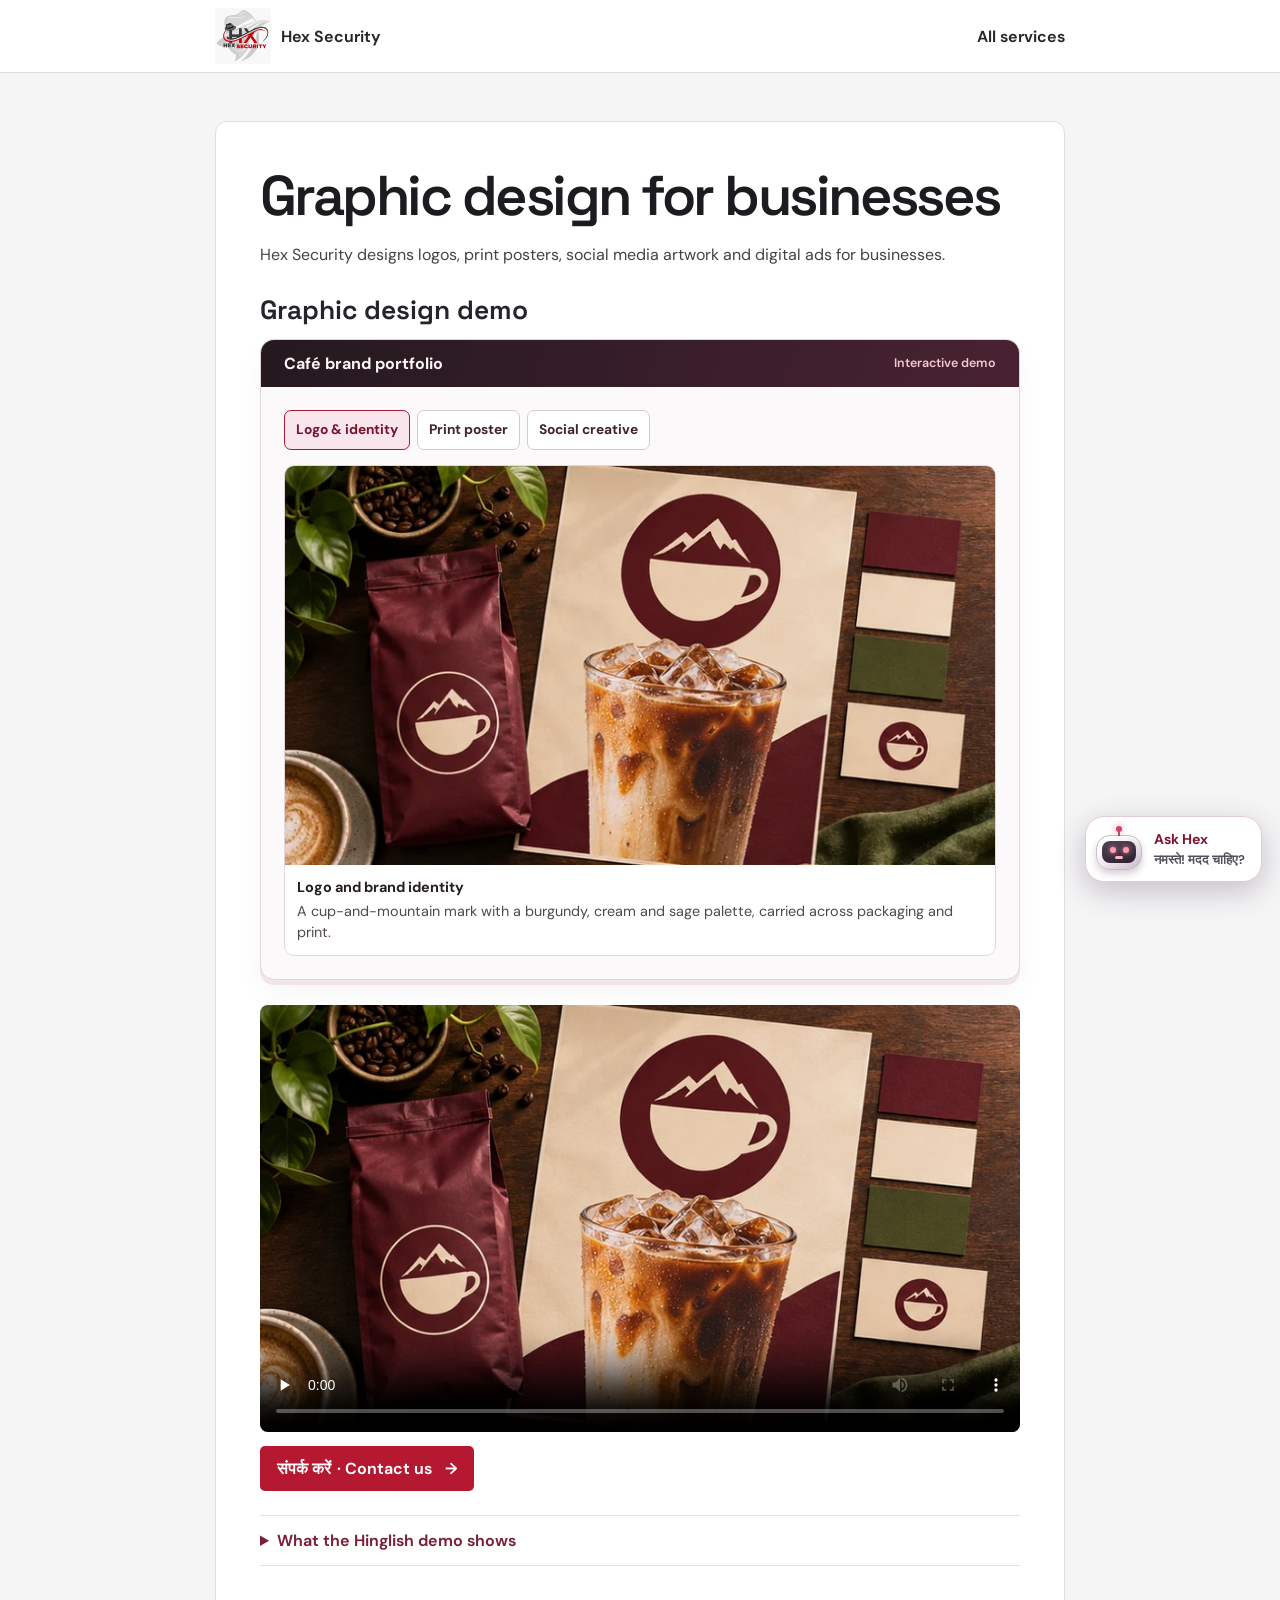
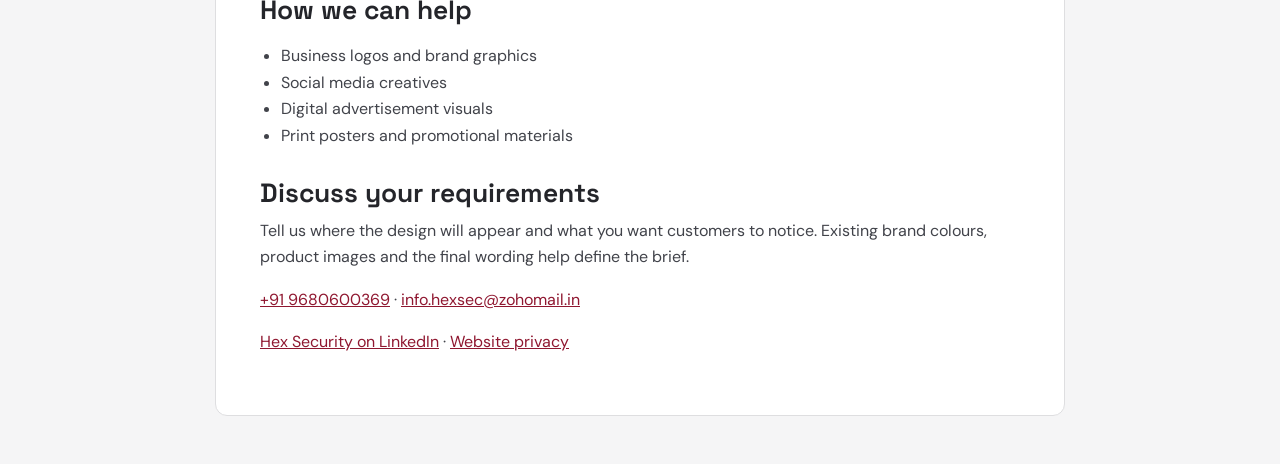
<file: services/design.html>
<!doctype html>
<html lang="en">
<head>
  <meta charset="utf-8">
  <meta name="viewport" content="width=device-width, initial-scale=1">
  <title>Graphic design for businesses | Hex Security</title>
  <meta name="description" content="Hex Security designs logos, print posters, social media artwork and digital ads for businesses.">
  <link rel="canonical" href="https://hexsecurity-it.github.io/services/design.html">
  <link rel="icon" type="image/jpeg" href="../hex-security-logo.jpeg">
  <meta property="og:type" content="website">
  <meta property="og:site_name" content="Hex Security">
  <meta property="og:title" content="Graphic design for businesses | Hex Security">
  <meta property="og:description" content="Hex Security designs logos, print posters, social media artwork and digital ads for businesses.">
  <meta property="og:url" content="https://hexsecurity-it.github.io/services/design.html">
  <meta property="og:image" content="https://hexsecurity-it.github.io/hex-security-logo.jpeg">
  <meta property="og:image:alt" content="Hex Security logo">
  <script type="application/ld+json">
    {
      "@context": "https://schema.org",
      "@graph": [
        {
          "@type": "Service",
          "@id": "https://hexsecurity-it.github.io/services/design.html#service",
          "name": "Graphic design for businesses",
          "serviceType": "Graphic design for businesses",
          "url": "https://hexsecurity-it.github.io/services/design.html",
          "description": "Hex Security designs logos, print posters, social media artwork and digital ads for businesses.",
          "provider": {
            "@type": "Organization",
            "@id": "https://hexsecurity-it.github.io/#organization",
            "name": "Hex Security",
            "url": "https://hexsecurity-it.github.io/"
          }
        },
        {
          "@type": "BreadcrumbList",
          "itemListElement": [
            {
              "@type": "ListItem",
              "position": 1,
              "name": "Hex Security",
              "item": "https://hexsecurity-it.github.io/"
            },
            {
              "@type": "ListItem",
              "position": 2,
              "name": "Graphic design for businesses",
              "item": "https://hexsecurity-it.github.io/services/design.html"
            }
          ]
        }
      ]
    }
  </script>
  <link rel="stylesheet" href="../style.css">
  <link rel="stylesheet" href="../services.css?v=hindi1">
  <link rel="stylesheet" href="../assistant.css?v=1">
  <link rel="stylesheet" href="../site-experience.css">
  <link rel="stylesheet" href="../service-demos.css">
</head>
<body class="service-page">
  <header class="service-header"><a href="../index.html"><img src="../hex-security-logo.jpeg" width="56" height="56" alt="">Hex Security</a><a href="../index.html#services">All services</a></header>
  <main class="service-article">
    <h1>Graphic design for businesses</h1>
    <p>Hex Security designs logos, print posters, social media artwork and digital ads for businesses.</p>
    <section class="demo-studio" id="interactive-demo" data-demo="design" aria-labelledby="interactive-demo-title">
      <h2 id="interactive-demo-title">Graphic design demo</h2>
      <div class="demo-stage"></div>
      <noscript><p>Enable JavaScript to use the interactive demo, or watch the guide below.</p></noscript>
    </section>
    <video class="demo-large presenter-guide" width="1920" height="1080" controls playsinline preload="none" aria-label="Hinglish service guide: ग्राफ़िक डिज़ाइन" poster="../media/service-films/design.jpg?v=hinglish1" src="../media/service-films/design.mp4?v=hinglish1">
      <track kind="captions" srclang="hi-Latn" label="Hinglish" src="../media/service-films/design.hi.vtt?v=hinglish1">
    </video>
    <a class="enquire-link guide-contact" href="../index.html?enquire=design#services"><span lang="hi">संपर्क करें</span> · Contact us <span aria-hidden="true">→</span></a>
    <details class="walkthrough-extra">
      <summary>What the Hinglish demo shows</summary>
      <p>Watch a café logo develop from a coffee cup and mountain sketch, then see the same brand on a printed shop-window poster, coffee packaging and a mobile social post.</p>
    </details>
    <h2>How we can help</h2>
    <ul><li>Business logos and brand graphics</li><li>Social media creatives</li><li>Digital advertisement visuals</li><li>Print posters and promotional materials</li></ul>
    <h2>Discuss your requirements</h2>
    <p>Tell us where the design will appear and what you want customers to notice. Existing brand colours, product images and the final wording help define the brief.</p>
    <p class="service-contact"><a href="tel:+919680600369">+91 9680600369</a> · <a href="../index.html?enquire=design#services">info.hexsec@zohomail.in</a></p>
  <p class="service-contact"><a href="https://www.linkedin.com/company/hex-sec/" target="_blank" rel="noopener noreferrer">Hex Security on LinkedIn</a> · <a href="../privacy.html">Website privacy</a></p>
  </main>
  <script src="../reporting.js"></script>
  <script src="../service-demos.js" defer></script>
  <script src="../site-experience.js?v=touch2" defer></script>
  <script type="module" src="../assistant.js?v=2"></script>
</body>
</html>
</file>
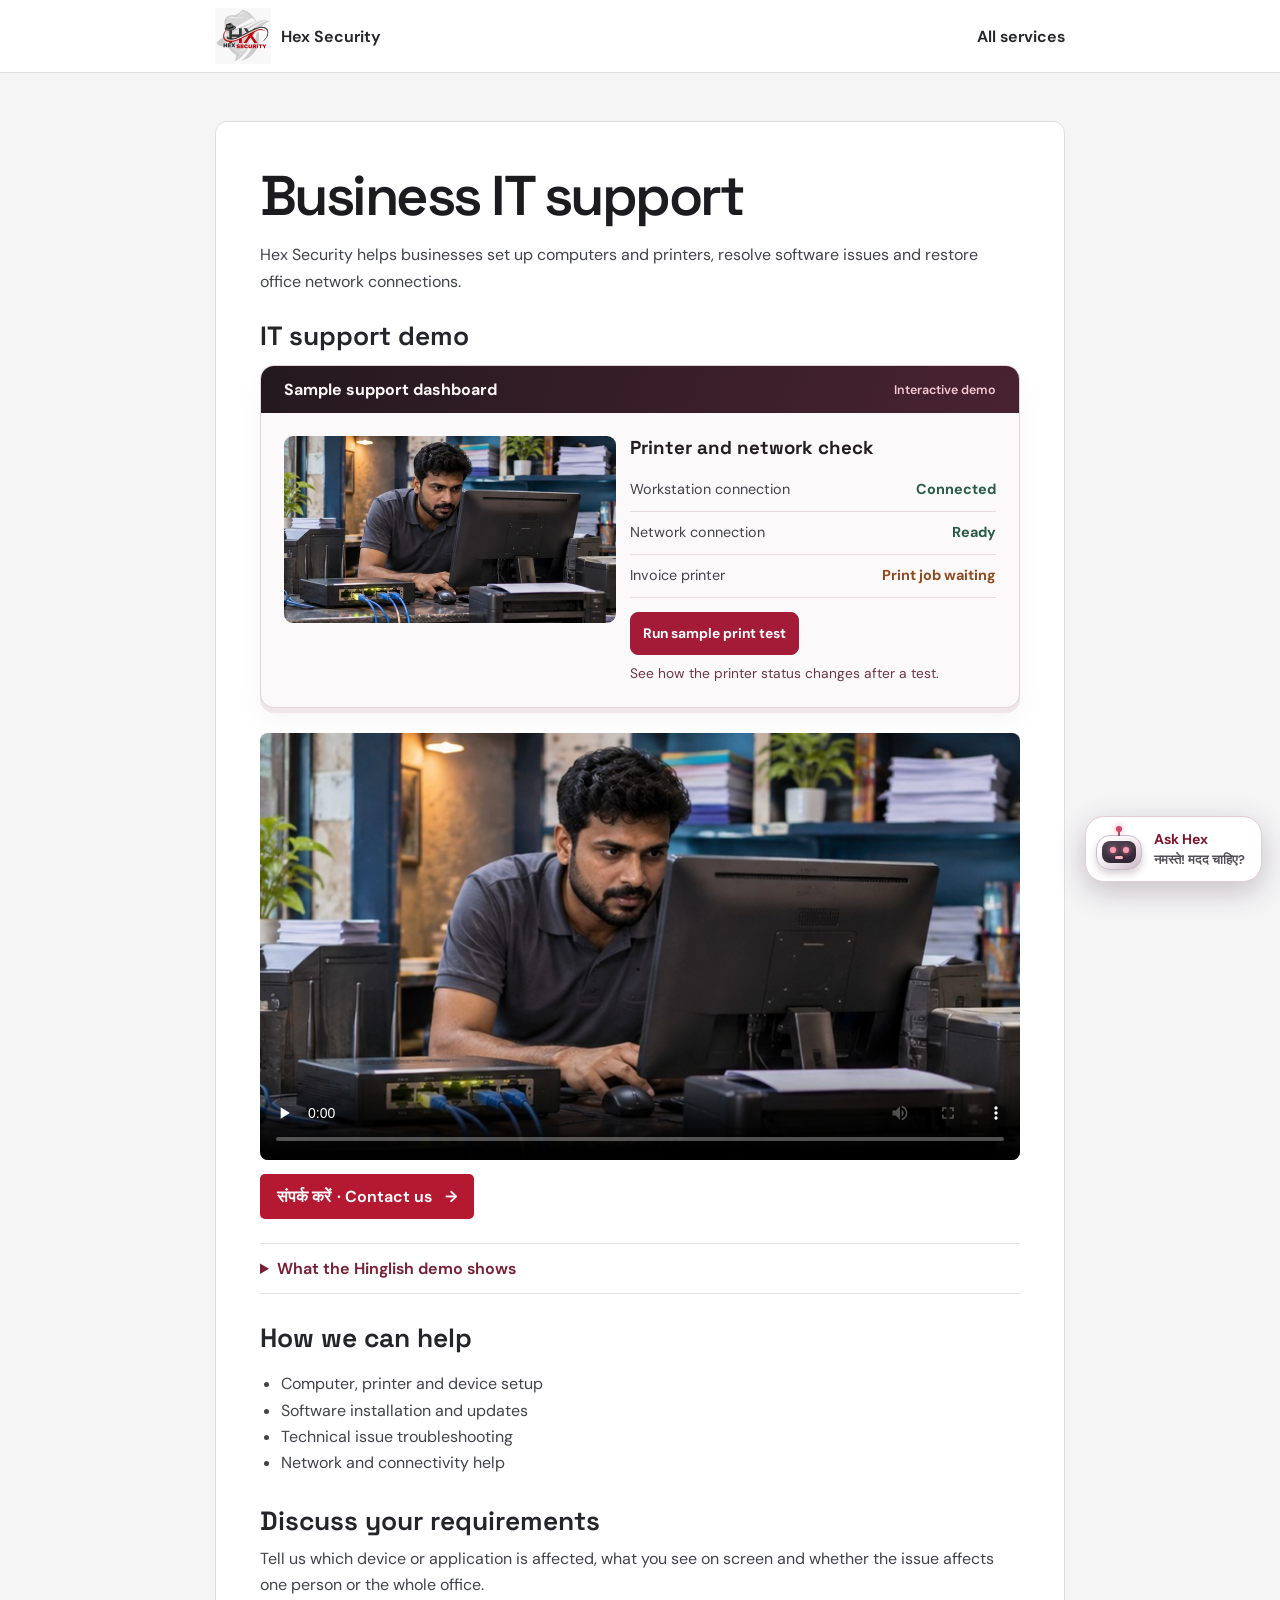
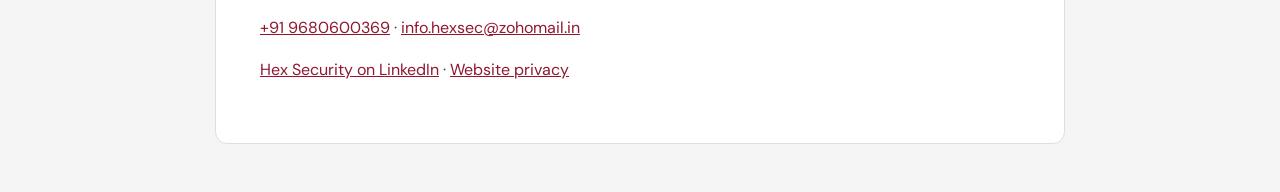
<file: services/it-support.html>
<!doctype html>
<html lang="en">
<head>
  <meta charset="utf-8">
  <meta name="viewport" content="width=device-width, initial-scale=1">
  <title>Business IT support | Hex Security</title>
  <meta name="description" content="Hex Security helps businesses set up computers and printers, resolve software issues and restore office network connections.">
  <link rel="canonical" href="https://hexsecurity-it.github.io/services/it-support.html">
  <link rel="icon" type="image/jpeg" href="../hex-security-logo.jpeg">
  <meta property="og:type" content="website">
  <meta property="og:site_name" content="Hex Security">
  <meta property="og:title" content="Business IT support | Hex Security">
  <meta property="og:description" content="Hex Security helps businesses set up computers and printers, resolve software issues and restore office network connections.">
  <meta property="og:url" content="https://hexsecurity-it.github.io/services/it-support.html">
  <meta property="og:image" content="https://hexsecurity-it.github.io/hex-security-logo.jpeg">
  <meta property="og:image:alt" content="Hex Security logo">
  <script type="application/ld+json">
    {
      "@context": "https://schema.org",
      "@graph": [
        {
          "@type": "Service",
          "@id": "https://hexsecurity-it.github.io/services/it-support.html#service",
          "name": "Business IT support",
          "serviceType": "Business IT support",
          "url": "https://hexsecurity-it.github.io/services/it-support.html",
          "description": "Hex Security helps businesses set up computers and printers, resolve software issues and restore office network connections.",
          "provider": {
            "@type": "Organization",
            "@id": "https://hexsecurity-it.github.io/#organization",
            "name": "Hex Security",
            "url": "https://hexsecurity-it.github.io/"
          }
        },
        {
          "@type": "BreadcrumbList",
          "itemListElement": [
            {
              "@type": "ListItem",
              "position": 1,
              "name": "Hex Security",
              "item": "https://hexsecurity-it.github.io/"
            },
            {
              "@type": "ListItem",
              "position": 2,
              "name": "Business IT support",
              "item": "https://hexsecurity-it.github.io/services/it-support.html"
            }
          ]
        }
      ]
    }
  </script>
  <link rel="stylesheet" href="../style.css">
  <link rel="stylesheet" href="../services.css?v=hindi1">
  <link rel="stylesheet" href="../assistant.css?v=1">
  <link rel="stylesheet" href="../site-experience.css">
  <link rel="stylesheet" href="../service-demos.css">
</head>
<body class="service-page">
  <header class="service-header"><a href="../index.html"><img src="../hex-security-logo.jpeg" width="56" height="56" alt="">Hex Security</a><a href="../index.html#services">All services</a></header>
  <main class="service-article">
    <h1>Business IT support</h1>
    <p>Hex Security helps businesses set up computers and printers, resolve software issues and restore office network connections.</p>
    <section class="demo-studio" id="interactive-demo" data-demo="it-support" aria-labelledby="interactive-demo-title">
      <h2 id="interactive-demo-title">IT support demo</h2>
      <div class="demo-stage"></div>
      <noscript><p>Enable JavaScript to use the interactive demo, or watch the guide below.</p></noscript>
    </section>
    <video class="demo-large presenter-guide" width="1920" height="1080" controls playsinline preload="none" aria-label="Hinglish service guide: आईटी सपोर्ट" poster="../media/service-films/it-support.jpg" src="../media/service-films/it-support.mp4?v=hinglish1">
      <track kind="captions" srclang="hi-Latn" label="Hinglish" src="../media/service-films/it-support.hi.vtt?v=hinglish1">
    </video>
    <a class="enquire-link guide-contact" href="../index.html?enquire=it-support#services"><span lang="hi">संपर्क करें</span> · Contact us <span aria-hidden="true">→</span></a>
    <details class="walkthrough-extra">
      <summary>What the Hinglish demo shows</summary>
      <p>Follow a stuck invoice from the print queue through a network check to a verified test print at the counter.</p>
    </details>
    <h2>How we can help</h2>
    <ul><li>Computer, printer and device setup</li><li>Software installation and updates</li><li>Technical issue troubleshooting</li><li>Network and connectivity help</li></ul>
    <h2>Discuss your requirements</h2>
    <p>Tell us which device or application is affected, what you see on screen and whether the issue affects one person or the whole office.</p>
    <p class="service-contact"><a href="tel:+919680600369">+91 9680600369</a> · <a href="../index.html?enquire=it-support#services">info.hexsec@zohomail.in</a></p>
  <p class="service-contact"><a href="https://www.linkedin.com/company/hex-sec/" target="_blank" rel="noopener noreferrer">Hex Security on LinkedIn</a> · <a href="../privacy.html">Website privacy</a></p>
  </main>
  <script src="../reporting.js"></script>
  <script src="../service-demos.js" defer></script>
  <script src="../site-experience.js?v=touch2" defer></script>
  <script type="module" src="../assistant.js?v=2"></script>
</body>
</html>
</file>
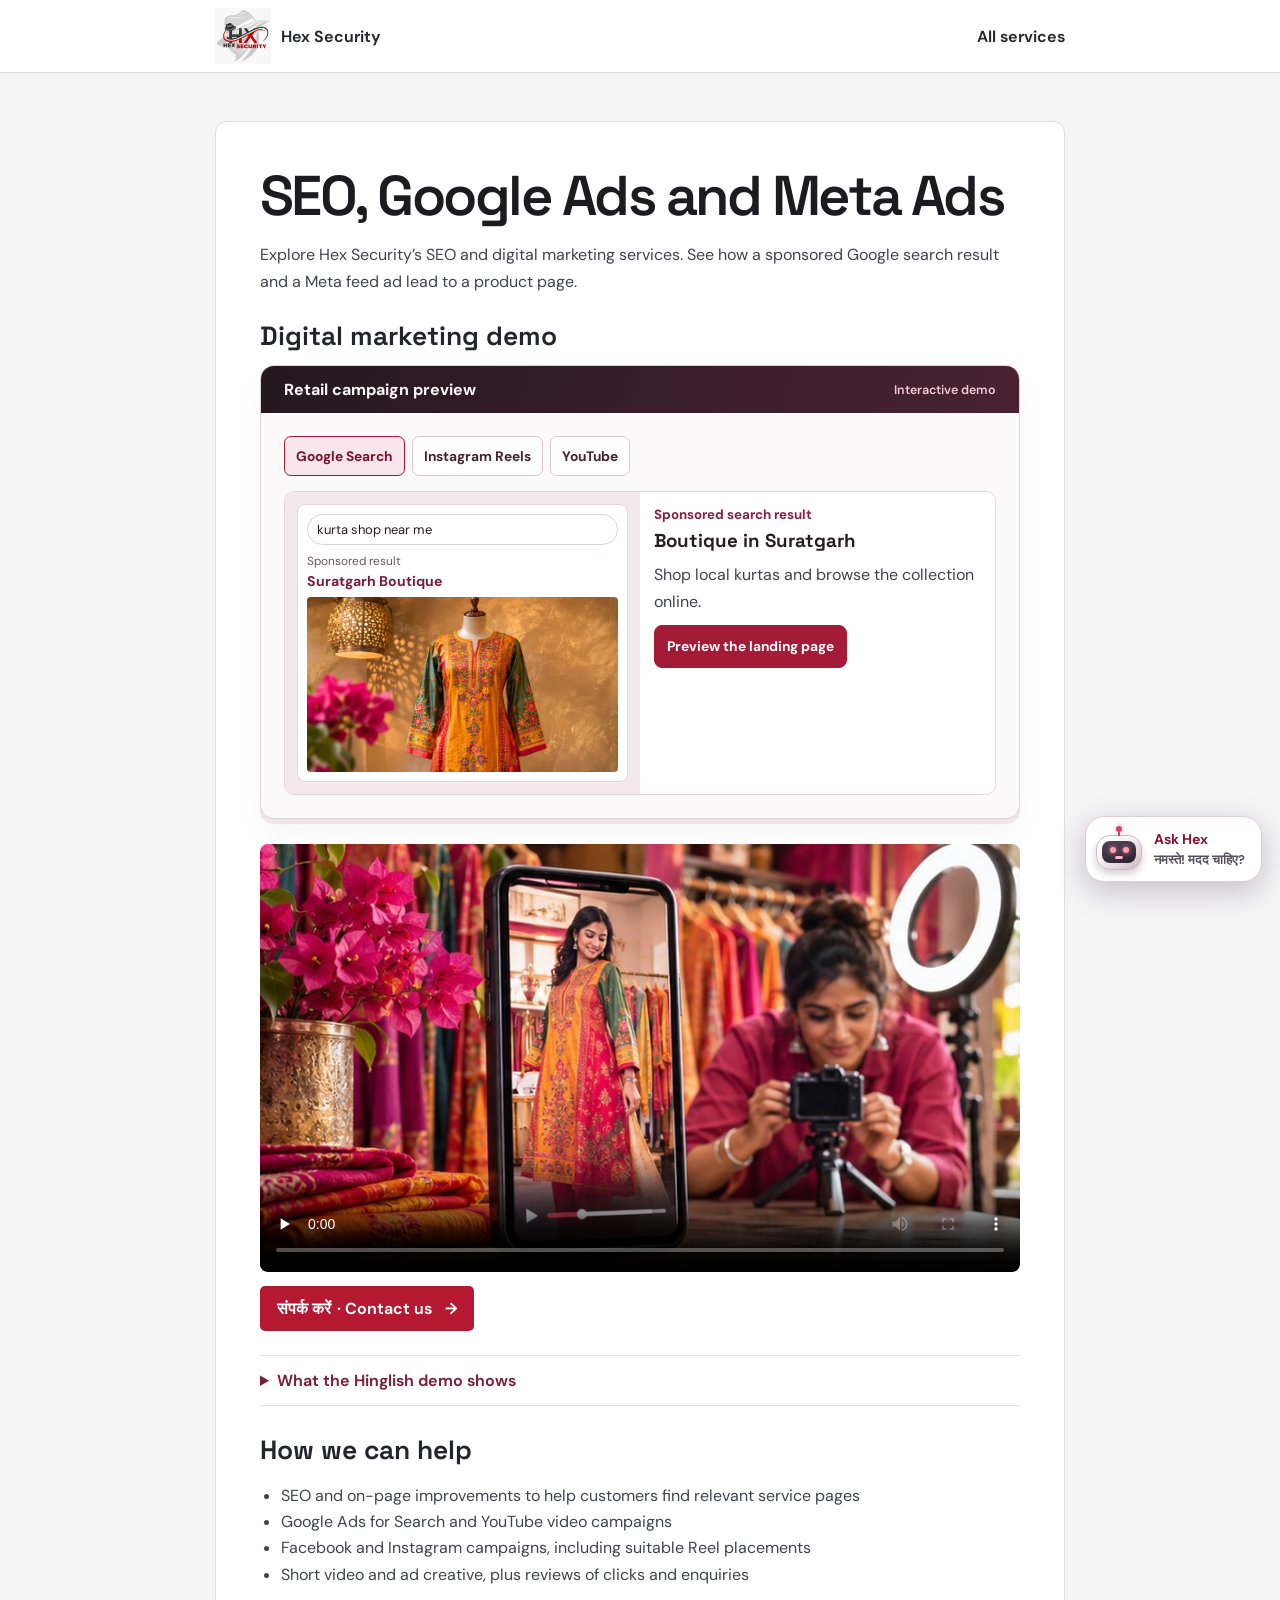
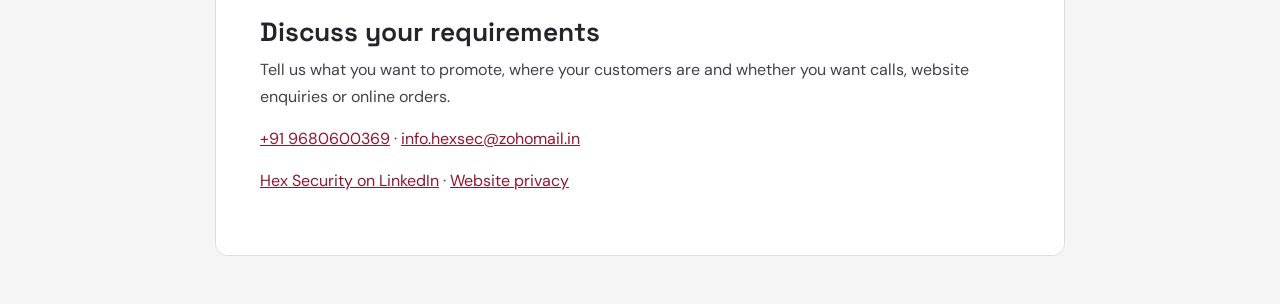
<file: services/marketing.html>
<!doctype html>
<html lang="en">
<head>
  <meta charset="utf-8">
  <meta name="viewport" content="width=device-width, initial-scale=1">
  <title>SEO, Google Ads and Meta Ads | Hex Security</title>
  <meta name="description" content="Explore Hex Security’s SEO and digital marketing services. See how a sponsored Google search result and a Meta feed ad lead to a product page.">
  <link rel="canonical" href="https://hexsecurity-it.github.io/services/marketing.html">
  <link rel="icon" type="image/jpeg" href="../hex-security-logo.jpeg">
  <meta property="og:type" content="website">
  <meta property="og:site_name" content="Hex Security">
  <meta property="og:title" content="SEO, Google Ads and Meta Ads | Hex Security">
  <meta property="og:description" content="Explore Hex Security’s SEO and digital marketing services. See how a sponsored Google search result and a Meta feed ad lead to a product page.">
  <meta property="og:url" content="https://hexsecurity-it.github.io/services/marketing.html">
  <meta property="og:image" content="https://hexsecurity-it.github.io/hex-security-logo.jpeg">
  <meta property="og:image:alt" content="Hex Security logo">
  <script type="application/ld+json">
    {
      "@context": "https://schema.org",
      "@graph": [
        {
          "@type": "Service",
          "@id": "https://hexsecurity-it.github.io/services/marketing.html#service",
          "name": "SEO, Google Ads and Meta Ads",
          "serviceType": "SEO, Google Ads and Meta Ads",
          "url": "https://hexsecurity-it.github.io/services/marketing.html",
          "description": "Explore Hex Security’s SEO and digital marketing services. See how a sponsored Google search result and a Meta feed ad lead to a product page.",
          "provider": {
            "@type": "Organization",
            "@id": "https://hexsecurity-it.github.io/#organization",
            "name": "Hex Security",
            "url": "https://hexsecurity-it.github.io/"
          }
        },
        {
          "@type": "BreadcrumbList",
          "itemListElement": [
            {
              "@type": "ListItem",
              "position": 1,
              "name": "Hex Security",
              "item": "https://hexsecurity-it.github.io/"
            },
            {
              "@type": "ListItem",
              "position": 2,
              "name": "SEO, Google Ads and Meta Ads",
              "item": "https://hexsecurity-it.github.io/services/marketing.html"
            }
          ]
        }
      ]
    }
  </script>
  <link rel="stylesheet" href="../style.css">
  <link rel="stylesheet" href="../services.css?v=hindi1">
  <link rel="stylesheet" href="../assistant.css?v=1">
  <link rel="stylesheet" href="../site-experience.css">
  <link rel="stylesheet" href="../service-demos.css">
</head>
<body class="service-page">
  <header class="service-header"><a href="../index.html"><img src="../hex-security-logo.jpeg" width="56" height="56" alt="">Hex Security</a><a href="../index.html#services">All services</a></header>
  <main class="service-article">
    <h1>SEO, Google Ads and Meta Ads</h1>
    <p>Explore Hex Security’s SEO and digital marketing services. See how a sponsored Google search result and a Meta feed ad lead to a product page.</p>
    <section class="demo-studio" id="interactive-demo" data-demo="marketing" aria-labelledby="interactive-demo-title">
      <h2 id="interactive-demo-title">Digital marketing demo</h2>
      <div class="demo-stage"></div>
      <noscript><p>Enable JavaScript to use the interactive demo, or watch the guide below.</p></noscript>
    </section>
    <video class="demo-large presenter-guide" width="1920" height="1080" controls playsinline preload="none" aria-label="Hinglish service guide: एसईओ और डिजिटल विज्ञापन" poster="../media/service-films/marketing.jpg" src="../media/service-films/marketing.mp4?v=hinglish1">
      <track kind="captions" srclang="hi-Latn" label="Hinglish" src="../media/service-films/marketing.hi.vtt?v=hinglish1">
    </video>
    <a class="enquire-link guide-contact" href="../index.html?enquire=marketing#services"><span lang="hi">संपर्क करें</span> · Contact us <span aria-hidden="true">→</span></a>
    <details class="walkthrough-extra">
      <summary>What the Hinglish demo shows</summary>
      <p>Follow a sample boutique campaign from the shop video shoot to a sponsored Reel, an example YouTube video ad and a customer opening the shop site.</p>
    </details>
    <h2>How we can help</h2>
    <ul>
      <li>SEO and on-page improvements to help customers find relevant service pages</li>
      <li>Google Ads for Search and YouTube video campaigns</li>
      <li>Facebook and Instagram campaigns, including suitable Reel placements</li>
      <li>Short video and ad creative, plus reviews of clicks and enquiries</li>
    </ul>
    <h2>Discuss your requirements</h2>
    <p>Tell us what you want to promote, where your customers are and whether you want calls, website enquiries or online orders.</p>
    <p class="service-contact"><a href="tel:+919680600369">+91 9680600369</a> · <a href="../index.html?enquire=marketing#services">info.hexsec@zohomail.in</a></p>
  <p class="service-contact"><a href="https://www.linkedin.com/company/hex-sec/" target="_blank" rel="noopener noreferrer">Hex Security on LinkedIn</a> · <a href="../privacy.html">Website privacy</a></p>
  </main>
  <script src="../reporting.js"></script>
  <script src="../service-demos.js" defer></script>
  <script src="../site-experience.js?v=touch2" defer></script>
  <script type="module" src="../assistant.js?v=2"></script>
</body>
</html>
</file>
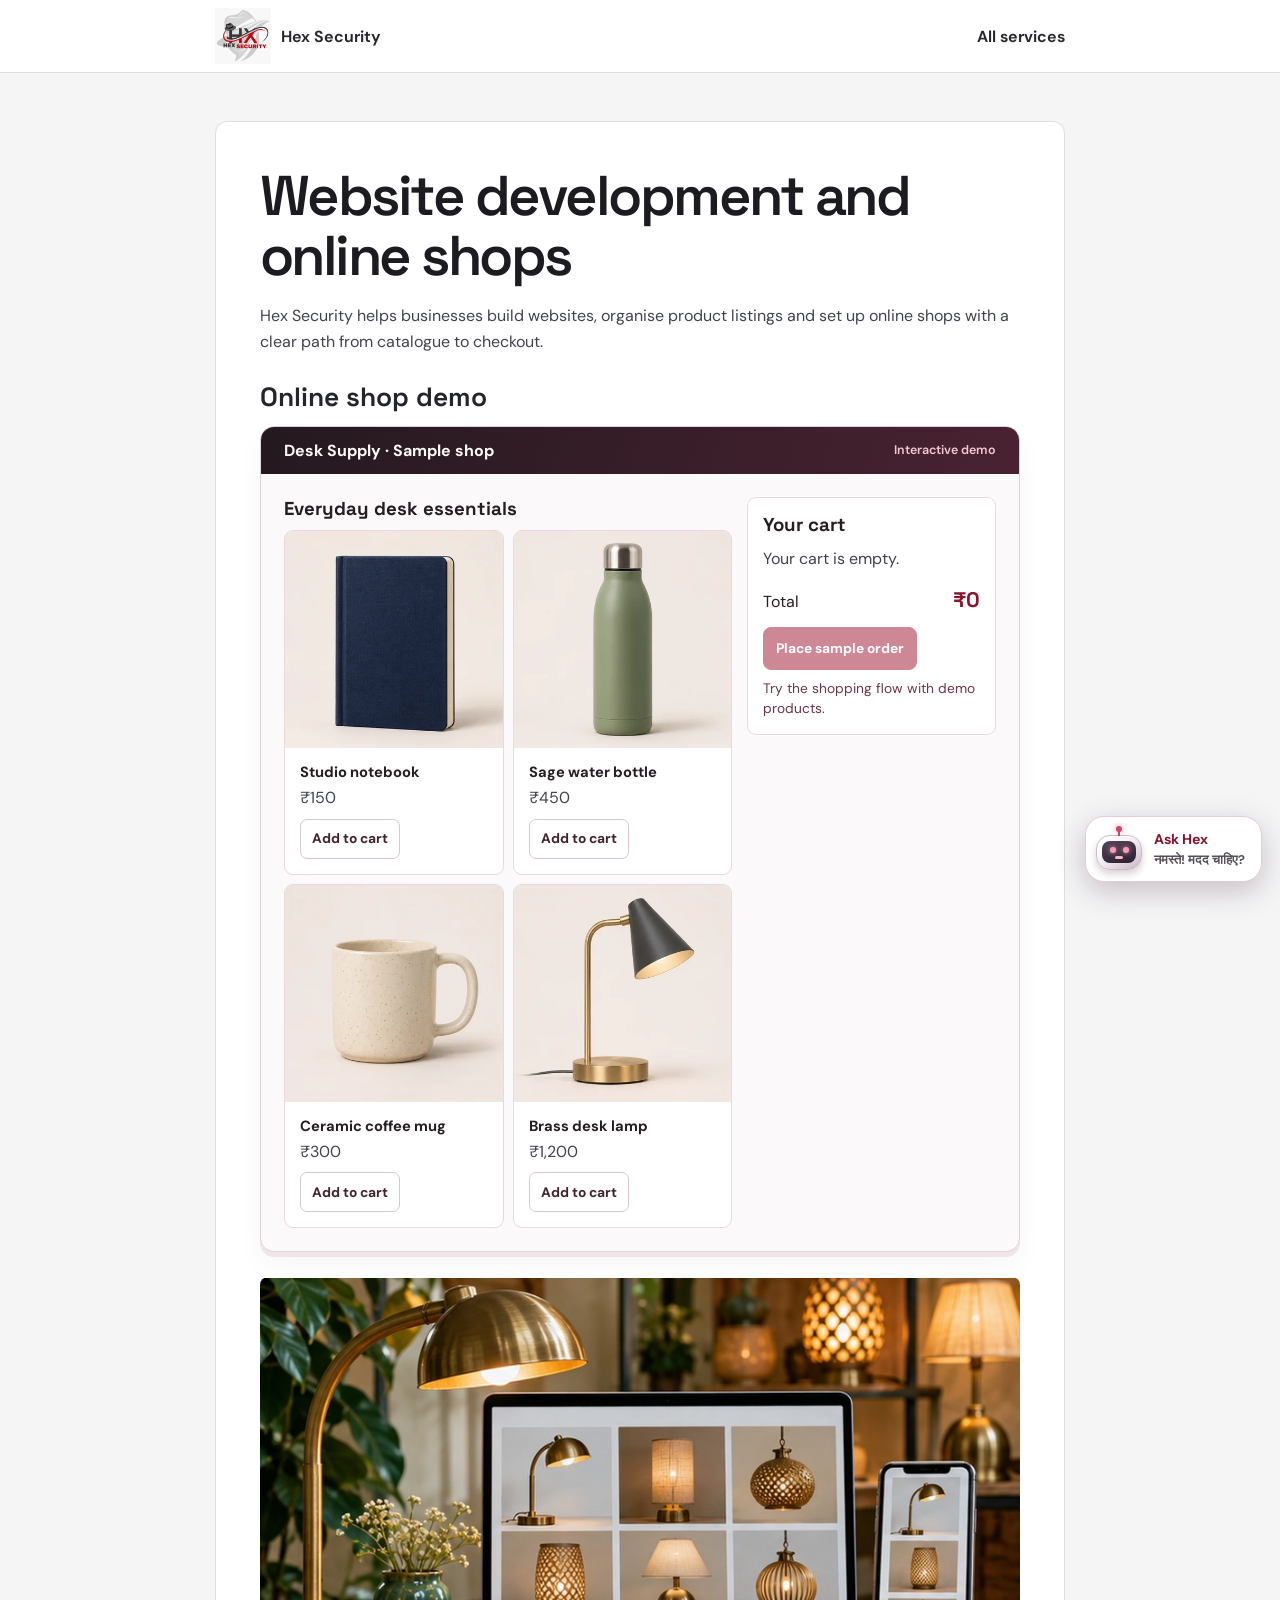
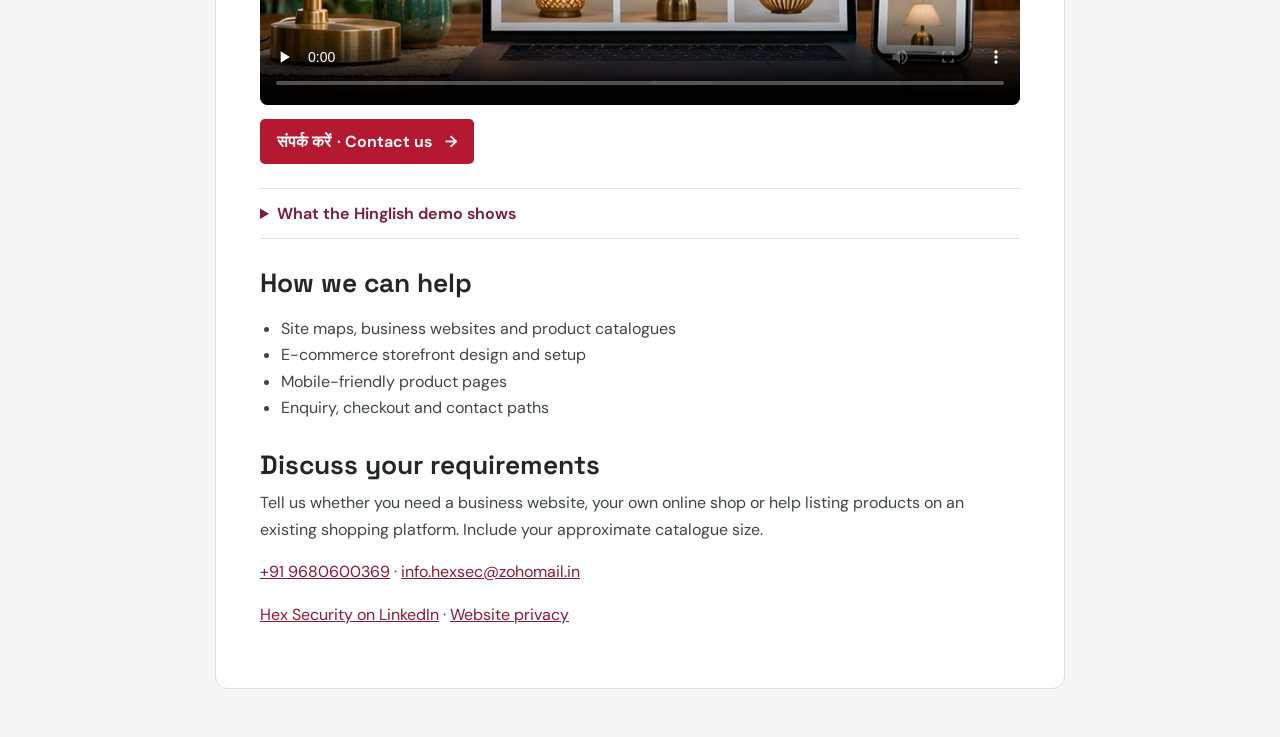
<file: services/store.html>
<!doctype html>
<html lang="en">
<head>
  <meta charset="utf-8">
  <meta name="viewport" content="width=device-width, initial-scale=1">
  <title>Website development and online shops | Hex Security</title>
  <meta name="description" content="Hex Security helps businesses build websites, organise product listings and set up online shops with a clear path from catalogue to checkout.">
  <link rel="canonical" href="https://hexsecurity-it.github.io/services/store.html">
  <link rel="icon" type="image/jpeg" href="../hex-security-logo.jpeg">
  <meta property="og:type" content="website">
  <meta property="og:site_name" content="Hex Security">
  <meta property="og:title" content="Website development and online shops | Hex Security">
  <meta property="og:description" content="Hex Security helps businesses build websites, organise product listings and set up online shops with a clear path from catalogue to checkout.">
  <meta property="og:url" content="https://hexsecurity-it.github.io/services/store.html">
  <meta property="og:image" content="https://hexsecurity-it.github.io/hex-security-logo.jpeg">
  <meta property="og:image:alt" content="Hex Security logo">
  <script type="application/ld+json">
    {
      "@context": "https://schema.org",
      "@graph": [
        {
          "@type": "Service",
          "@id": "https://hexsecurity-it.github.io/services/store.html#service",
          "name": "Website development and online shops",
          "serviceType": "Website development and online shops",
          "url": "https://hexsecurity-it.github.io/services/store.html",
          "description": "Hex Security helps businesses build websites, organise product listings and set up online shops with a clear path from catalogue to checkout.",
          "provider": {
            "@type": "Organization",
            "@id": "https://hexsecurity-it.github.io/#organization",
            "name": "Hex Security",
            "url": "https://hexsecurity-it.github.io/"
          }
        },
        {
          "@type": "BreadcrumbList",
          "itemListElement": [
            {
              "@type": "ListItem",
              "position": 1,
              "name": "Hex Security",
              "item": "https://hexsecurity-it.github.io/"
            },
            {
              "@type": "ListItem",
              "position": 2,
              "name": "Website development and online shops",
              "item": "https://hexsecurity-it.github.io/services/store.html"
            }
          ]
        }
      ]
    }
  </script>
  <link rel="stylesheet" href="../style.css">
  <link rel="stylesheet" href="../services.css?v=hindi1">
  <link rel="stylesheet" href="../assistant.css?v=1">
  <link rel="stylesheet" href="../site-experience.css">
  <link rel="stylesheet" href="../service-demos.css">
</head>
<body class="service-page">
  <header class="service-header"><a href="../index.html"><img src="../hex-security-logo.jpeg" width="56" height="56" alt="">Hex Security</a><a href="../index.html#services">All services</a></header>
  <main class="service-article">
    <h1>Website development and online shops</h1>
    <p>Hex Security helps businesses build websites, organise product listings and set up online shops with a clear path from catalogue to checkout.</p>
    <section class="demo-studio" id="interactive-demo" data-demo="store" aria-labelledby="interactive-demo-title">
      <h2 id="interactive-demo-title">Online shop demo</h2>
      <div class="demo-stage"></div>
      <noscript><p>Enable JavaScript to use the interactive demo, or watch the guide below.</p></noscript>
    </section>
    <video class="demo-large presenter-guide" width="1920" height="1080" controls playsinline preload="none" aria-label="Hinglish service guide: वेबसाइट और ऑनलाइन स्टोर" poster="../media/service-films/store.jpg" src="../media/service-films/store.mp4?v=hinglish1">
      <track kind="captions" srclang="hi-Latn" label="Hinglish" src="../media/service-films/store.hi.vtt?v=hinglish1">
    </video>
    <a class="enquire-link guide-contact" href="../index.html?enquire=store#services"><span lang="hi">संपर्क करें</span> · Contact us <span aria-hidden="true">→</span></a>
    <details class="walkthrough-extra">
      <summary>What the Hinglish demo shows</summary>
      <p>Start with the site map for Home, Products, Delivery and Contact, then watch a customer browse the mobile catalogue, add an item to the cart and place an order.</p>
    </details>
    <h2>How we can help</h2>
    <ul><li>Site maps, business websites and product catalogues</li><li>E-commerce storefront design and setup</li><li>Mobile-friendly product pages</li><li>Enquiry, checkout and contact paths</li></ul>
    <h2>Discuss your requirements</h2>
    <p>Tell us whether you need a business website, your own online shop or help listing products on an existing shopping platform. Include your approximate catalogue size.</p>
    <p class="service-contact"><a href="tel:+919680600369">+91 9680600369</a> · <a href="../index.html?enquire=store#services">info.hexsec@zohomail.in</a></p>
  <p class="service-contact"><a href="https://www.linkedin.com/company/hex-sec/" target="_blank" rel="noopener noreferrer">Hex Security on LinkedIn</a> · <a href="../privacy.html">Website privacy</a></p>
  </main>
  <script src="../reporting.js"></script>
  <script src="../service-demos.js" defer></script>
  <script src="../site-experience.js?v=touch2" defer></script>
  <script type="module" src="../assistant.js?v=2"></script>
</body>
</html>
</file>
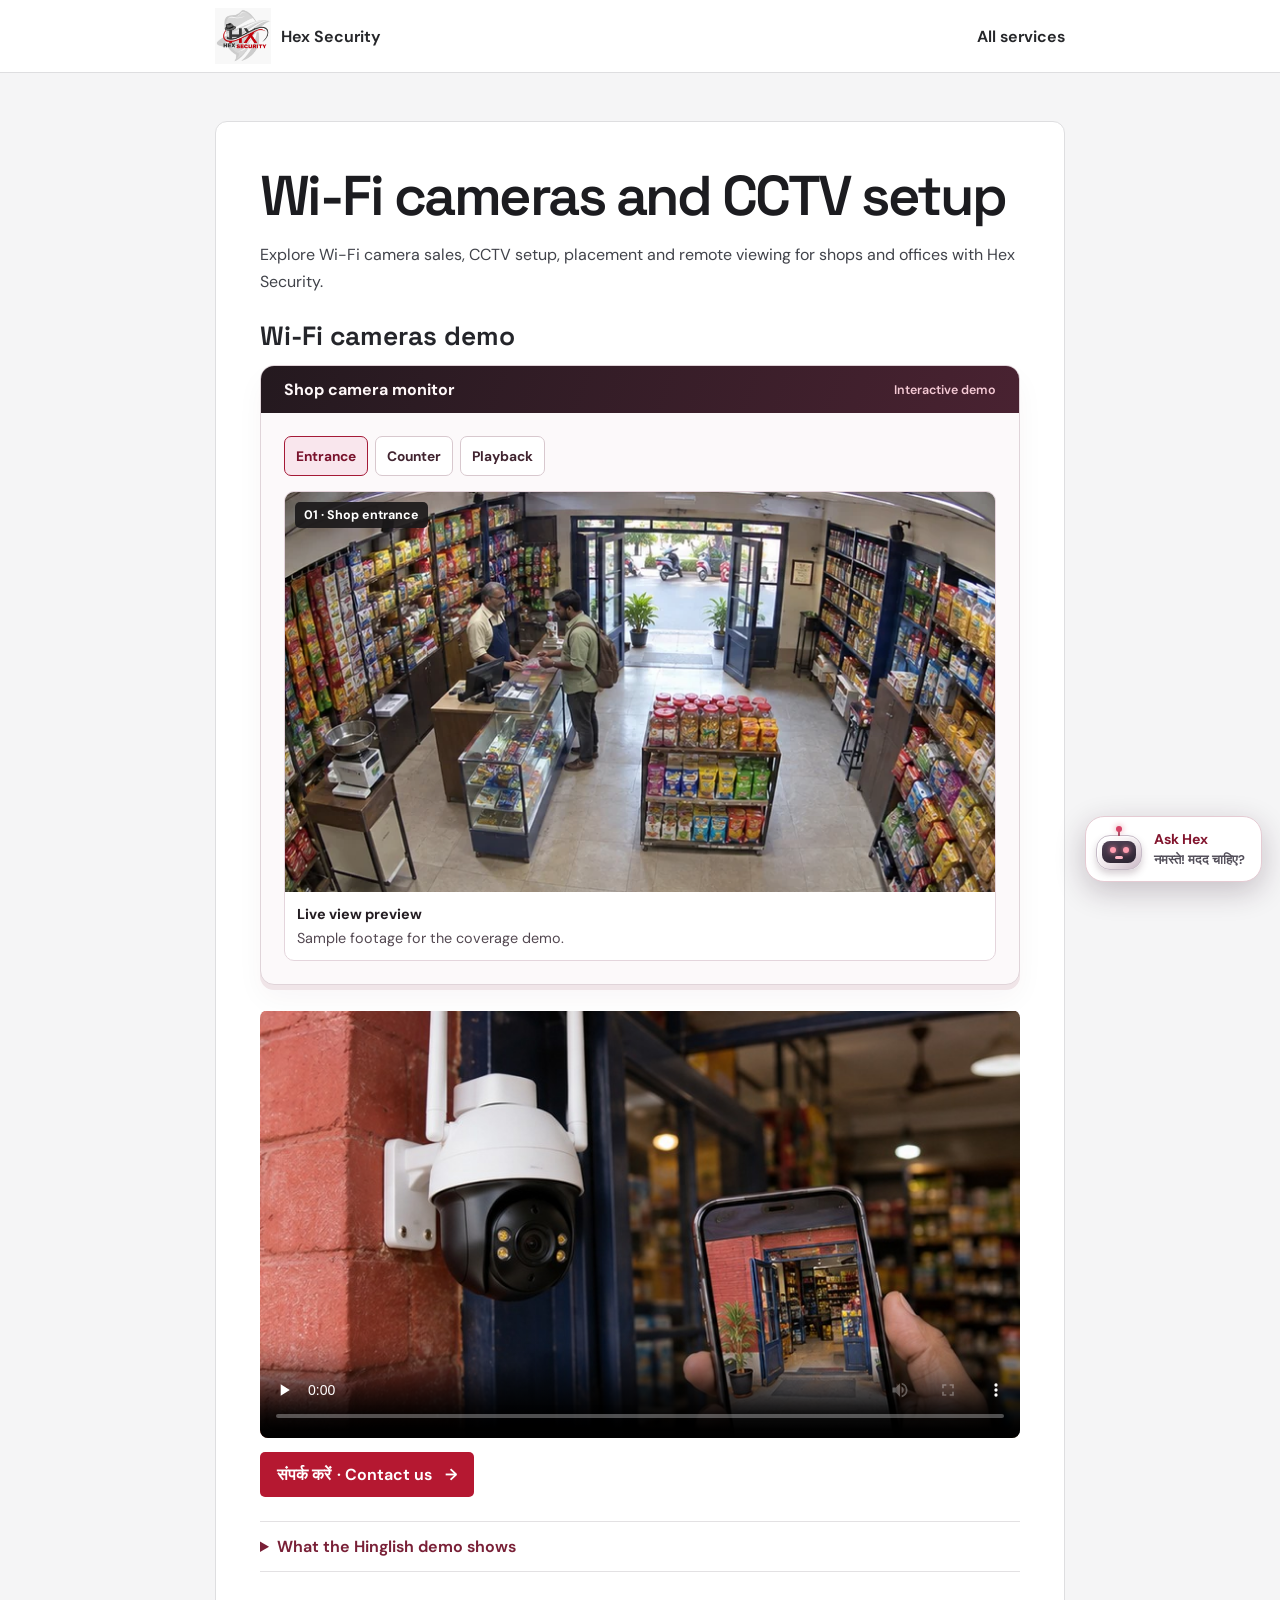
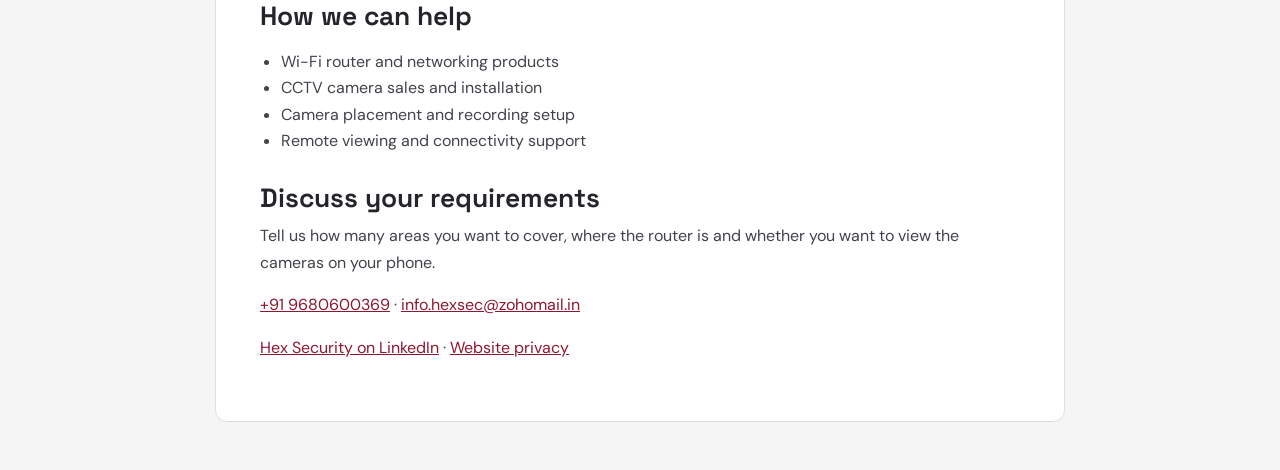
<file: services/wifi-cctv.html>
<!doctype html>
<html lang="en">
<head>
  <meta charset="utf-8">
  <meta name="viewport" content="width=device-width, initial-scale=1">
  <title>Wi-Fi cameras and CCTV setup | Hex Security</title>
  <meta name="description" content="Explore Wi-Fi camera sales, CCTV setup, placement and remote viewing for shops and offices with Hex Security.">
  <link rel="canonical" href="https://hexsecurity-it.github.io/services/wifi-cctv.html">
  <link rel="icon" type="image/jpeg" href="../hex-security-logo.jpeg">
  <meta property="og:type" content="website">
  <meta property="og:site_name" content="Hex Security">
  <meta property="og:title" content="Wi-Fi cameras and CCTV setup | Hex Security">
  <meta property="og:description" content="Explore Wi-Fi camera sales, CCTV setup, placement and remote viewing for shops and offices with Hex Security.">
  <meta property="og:url" content="https://hexsecurity-it.github.io/services/wifi-cctv.html">
  <meta property="og:image" content="https://hexsecurity-it.github.io/hex-security-logo.jpeg">
  <meta property="og:image:alt" content="Hex Security logo">
  <script type="application/ld+json">
    {
      "@context": "https://schema.org",
      "@graph": [
        {
          "@type": "Service",
          "@id": "https://hexsecurity-it.github.io/services/wifi-cctv.html#service",
          "name": "Wi-Fi cameras and CCTV setup",
          "serviceType": "Wi-Fi cameras and CCTV setup",
          "url": "https://hexsecurity-it.github.io/services/wifi-cctv.html",
          "description": "Explore Wi-Fi camera sales, CCTV setup, placement and remote viewing for shops and offices with Hex Security.",
          "provider": {
            "@type": "Organization",
            "@id": "https://hexsecurity-it.github.io/#organization",
            "name": "Hex Security",
            "url": "https://hexsecurity-it.github.io/"
          }
        },
        {
          "@type": "BreadcrumbList",
          "itemListElement": [
            {
              "@type": "ListItem",
              "position": 1,
              "name": "Hex Security",
              "item": "https://hexsecurity-it.github.io/"
            },
            {
              "@type": "ListItem",
              "position": 2,
              "name": "Wi-Fi cameras and CCTV setup",
              "item": "https://hexsecurity-it.github.io/services/wifi-cctv.html"
            }
          ]
        }
      ]
    }
  </script>
  <link rel="stylesheet" href="../style.css">
  <link rel="stylesheet" href="../services.css?v=hindi1">
  <link rel="stylesheet" href="../assistant.css?v=1">
  <link rel="stylesheet" href="../site-experience.css">
  <link rel="stylesheet" href="../service-demos.css">
</head>
<body class="service-page">
  <header class="service-header"><a href="../index.html"><img src="../hex-security-logo.jpeg" width="56" height="56" alt="">Hex Security</a><a href="../index.html#services">All services</a></header>
  <main class="service-article">
    <h1>Wi-Fi cameras and CCTV setup</h1>
    <p>Explore Wi-Fi camera sales, CCTV setup, placement and remote viewing for shops and offices with Hex Security.</p>
    <section class="demo-studio" id="interactive-demo" data-demo="wifi-cctv" aria-labelledby="interactive-demo-title">
      <h2 id="interactive-demo-title">Wi-Fi cameras demo</h2>
      <div class="demo-stage"></div>
      <noscript><p>Enable JavaScript to use the interactive demo, or watch the guide below.</p></noscript>
    </section>
    <video class="demo-large presenter-guide" width="1920" height="1080" controls playsinline preload="none" aria-label="Hinglish service guide: वाई-फ़ाई कैमरे" poster="../media/service-films/wifi-cctv.jpg" src="../media/service-films/wifi-cctv.mp4?v=hinglish1">
      <track kind="captions" srclang="hi-Latn" label="Hinglish" src="../media/service-films/wifi-cctv.hi.vtt?v=hinglish1">
    </video>
    <a class="enquire-link guide-contact" href="../index.html?enquire=wifi-cctv#services"><span lang="hi">संपर्क करें</span> · Contact us <span aria-hidden="true">→</span></a>
    <details class="walkthrough-extra">
      <summary>What the Hinglish demo shows</summary>
      <p>See a shop coverage plan, Wi-Fi camera pairing, mobile live view and a recording timeline.</p>
    </details>
    <h2>How we can help</h2>
    <ul><li>Wi-Fi router and networking products</li><li>CCTV camera sales and installation</li><li>Camera placement and recording setup</li><li>Remote viewing and connectivity support</li></ul>
    <h2>Discuss your requirements</h2>
    <p>Tell us how many areas you want to cover, where the router is and whether you want to view the cameras on your phone.</p>
    <p class="service-contact"><a href="tel:+919680600369">+91 9680600369</a> · <a href="../index.html?enquire=wifi-cctv#services">info.hexsec@zohomail.in</a></p>
  <p class="service-contact"><a href="https://www.linkedin.com/company/hex-sec/" target="_blank" rel="noopener noreferrer">Hex Security on LinkedIn</a> · <a href="../privacy.html">Website privacy</a></p>
  </main>
  <script src="../reporting.js"></script>
  <script src="../service-demos.js" defer></script>
  <script src="../site-experience.js?v=touch2" defer></script>
  <script type="module" src="../assistant.js?v=2"></script>
</body>
</html>
</file>
<file: style.css>
@import url('https://fonts.googleapis.com/css2?family=DM+Sans:wght@400;500;600;700&family=Space+Grotesk:wght@400;500;600;700&display=swap');
:root{--black:#09090b;--panel:#111114;--panel2:#17171b;--red:#e21d2f;--red2:#ff3346;--white:#f4f3f3;--muted:#a5a4aa;--line:#ffffff18;--sans:'DM Sans',Arial,sans-serif;--display:'Space Grotesk',Arial,sans-serif}*{box-sizing:border-box}html{scroll-behavior:smooth;scroll-padding-top:86px}body{margin:0;background:var(--black);color:var(--white);font-family:var(--sans);-webkit-font-smoothing:antialiased}.site-shell{max-width:1600px;margin:auto;overflow:hidden;background:var(--black);position:relative;isolation:isolate}.site-shell:before{content:"";position:fixed;z-index:-1;pointer-events:none;width:min(72vw,900px);height:min(72vw,900px);left:50%;top:52%;transform:translate(-50%,-50%);background:url("hex-security-logo.jpeg") center/contain no-repeat;opacity:.035;filter:grayscale(1) contrast(1.2);mix-blend-mode:screen}.site-shell:after{content:"";position:fixed;z-index:20;pointer-events:none;inset:0;opacity:.1;background:repeating-linear-gradient(0deg,transparent 0 3px,#ff253408 4px 5px);mix-blend-mode:screen}a{color:inherit}.topbar{height:82px;padding:0 7.5%;display:flex;align-items:center;justify-content:space-between;background:#0b0b0df5;border-bottom:1px solid var(--line);position:relative;z-index:10}.brand{display:flex;align-items:center;gap:12px;text-decoration:none}.brand-logo{width:130px;height:auto;max-height:52px;object-fit:contain}.brand-name{font:700 12px var(--display);letter-spacing:2px;color:#fff}.brand-name b{color:var(--red)}.nav-links{display:flex;align-items:center;gap:34px}.nav-links a{text-decoration:none;color:#c4c2c7;font-size:11px;transition:color .2s}.nav-links a:hover{color:#fff}.nav-links .nav-cta{padding:12px 17px;border:1px solid #e21d2f99;color:#fff}.nav-cta span,.button span{color:#ff5361;margin-left:12px}.menu-toggle{display:none;background:none;border:0;color:white;font-size:24px}.hero{position:relative;isolation:isolate;min-height:650px;display:grid;grid-template-columns:1.02fr .98fr;align-items:center;gap:3%;padding:70px 8% 83px;background:radial-gradient(ellipse at 77% 43%,#6d0d1835 0,transparent 37%),linear-gradient(110deg,#09090b 50%,#100b0d 100%);overflow:hidden}.hero:before{content:"";position:absolute;inset:0;z-index:-1;opacity:.15;background:linear-gradient(#e21d2f12 1px,transparent 1px),linear-gradient(90deg,#e21d2f12 1px,transparent 1px);background-size:42px 42px;mask-image:linear-gradient(90deg,transparent 25%,#000)}.hero-copy{z-index:1;animation:copyenter .9s both}.hero:after{content:"";position:absolute;z-index:-1;left:-15%;right:-15%;height:1px;top:0;background:linear-gradient(90deg,transparent,#ff4356aa,transparent);box-shadow:0 0 18px #ff263b88;animation:scanline 8s linear infinite;pointer-events:none}.eyebrow{display:flex;align-items:center;gap:10px;font-size:9px;font-weight:700;letter-spacing:2px;color:#ff6975}.status-dot{width:7px;height:7px;border-radius:50%;background:#ff3043;box-shadow:0 0 13px #fa223d;animation:pulse 1.8s infinite}h1,h2,h3,p{margin-top:0}h1{font:600 clamp(46px,5.4vw,77px)/1.04 var(--display);letter-spacing:-3.4px;margin:25px 0 19px}h1 em,h2 em{font-style:normal;color:var(--red2);text-shadow:0 0 25px #eb183339}.hero-intro{font-size:13px;line-height:1.9;color:#b7b5bc;max-width:475px}.hero-actions{display:flex;align-items:center;gap:26px;margin-top:29px}.button{display:inline-flex;align-items:center;padding:15px 20px;text-decoration:none;font-size:10px;font-weight:700;transition:transform .25s,box-shadow .25s,background .25s}.button:hover{transform:translateY(-3px);box-shadow:0 10px 30px #e21d2f35}.button-red{background:linear-gradient(120deg,#ed2638,#b70e20);color:white;box-shadow:0 7px 25px #e21d2f29}.button-ghost{border:1px solid #ffffff32;color:#ecebef}.text-link{font-size:10px;color:#dedce0;text-decoration:none}.text-link span{color:#ff5866;margin-left:8px}.hero-proof{display:flex;align-items:center;gap:12px;margin-top:49px}.proof-icons{display:flex}.proof-icons span{width:29px;height:29px;margin-right:-5px;border-radius:50%;border:1px solid #151518;background:#25252a;display:grid;place-items:center;color:#ff5968;font-size:12px}.hero-proof p{margin:0;color:#96949c;font-size:9px;line-height:1.65}.hero-proof strong{font-size:10px;color:#e8e7ea}.hero-art{height:440px;position:relative;display:grid;place-items:center;perspective:900px}.cyber-grid{position:absolute;inset:10%;background-image:linear-gradient(#e8243822 1px,transparent 1px),linear-gradient(90deg,#e8243822 1px,transparent 1px);background-size:29px 29px;transform:perspective(420px) rotateX(55deg) rotateZ(-20deg) scale(1.25);mask-image:radial-gradient(ellipse,#000 5%,transparent 70%);animation:gridmove 12s linear infinite}.ring{position:absolute;border:1px solid #f02b3c40;border-radius:50%;box-shadow:0 0 28px #e21d2f0a;transform-style:preserve-3d}.ring-one{width:360px;height:155px;transform:rotate(-23deg) rotateX(57deg);animation:ringturn 14s linear infinite}.ring-two{width:290px;height:215px;transform:rotate(55deg) rotateX(62deg);animation:ringturn 18s linear infinite reverse}.ring-three{width:390px;height:220px;transform:rotate(40deg) rotateX(65deg);border-color:#ffffff20}.core-shadow{position:absolute;width:170px;height:40px;border-radius:50%;bottom:62px;background:#e21d2f35;filter:blur(27px);animation:shadow 4s ease-in-out infinite}.shield-scene{position:relative;width:210px;height:255px;transform-style:preserve-3d;animation:levitate 5s ease-in-out infinite}.shield-3d{position:absolute;inset:20px 25px 15px;clip-path:polygon(50% 0,92% 16%,87% 64%,71% 83%,50% 100%,29% 83%,13% 64%,8% 16%);background:linear-gradient(125deg,#ff4654 0,#b61025 37%,#510b17 38%,#210b10 100%);filter:drop-shadow(16px 25px 18px #000);transform:rotateY(-20deg) rotateX(9deg);box-shadow:inset 0 0 30px #ff7d8336}.shield-3d:before{content:"";position:absolute;inset:12px;clip-path:inherit;border:1px solid #ff969c;background:linear-gradient(140deg,#ff33483e,transparent 54%)}.shield-3d:after{content:"";position:absolute;inset:32px 36px 42px;clip-path:polygon(50% 0,92% 17%,85% 62%,67% 81%,50% 93%,33% 81%,15% 62%,8% 17%);background:#100d10aa;border:1px solid #ff5967}.shield-logo{position:absolute;z-index:2;left:50%;top:48%;width:101px;height:auto;transform:translate(-50%,-50%);border-radius:50%;filter:drop-shadow(0 4px 9px #000a)}.data-node{position:absolute;z-index:3;width:8px;height:8px;background:#ff3347;border-radius:50%;box-shadow:0 0 17px 5px #ff1c346b;animation:pulse 1.5s infinite}.node-a{left:18%;top:34%}.node-b{right:13%;top:42%;animation-delay:.4s}.node-c{left:50%;bottom:11%;animation-delay:.8s}.float-panel{position:absolute;z-index:4;background:#111114eF;border:1px solid #e32a3a7c;padding:10px 12px;box-shadow:0 10px 25px #0008,0 0 22px #e21d2f17;backdrop-filter:blur(8px);animation:panelbob 4s ease-in-out infinite}.panel-a{top:24px;left:-15px}.panel-b{bottom:31px;right:-8px;animation-delay:1.2s}.float-panel b,.float-panel small{display:block}.float-panel b{font-size:7px;letter-spacing:1.1px;color:#f4f1f3}.float-panel small{font-size:8px;color:#aaa7ae;margin-top:5px}.panel-symbol{float:left;color:#ff4d5f;font-size:17px;margin-right:8px}.hero-bottom{position:absolute;left:8%;right:8%;bottom:0;height:45px;border-top:1px solid #ffffff1c;display:flex;align-items:center;justify-content:space-between;color:#96939b;font-size:7px;letter-spacing:1.5px}.hero-bottom a{text-decoration:none;color:#d5d2d7}.hero-bottom a span{color:#fc5261;margin-left:9px}.section-pad{padding:100px 8%}.services{background:linear-gradient(180deg,#101013,#0a0a0c)}.section-heading{display:flex;align-items:end;justify-content:space-between;gap:35px;margin-bottom:38px}.section-heading h2,.about h2,.contact h2{font:600 clamp(34px,4vw,50px)/1.15 var(--display);letter-spacing:-1.6px;margin:14px 0 0}.section-heading>p{font-size:11px;line-height:1.9;color:#aaa8af;max-width:355px;margin:0 0 3px}.service-grid{display:grid;grid-template-columns:repeat(3,1fr);gap:12px}.service-card{position:relative;min-height:262px;padding:24px 24px 25px;background:linear-gradient(145deg,#19191e,#101013 72%);border:1px solid #ffffff14;overflow:hidden;transform-style:preserve-3d;transition:transform .35s,border-color .35s,box-shadow .35s}.service-card:before{content:"";position:absolute;width:180px;height:180px;border-radius:50%;right:-110px;top:-110px;background:#f3223830;filter:blur(30px);transition:all .35s}.service-card:hover{transform:perspective(700px) rotateX(3deg) rotateY(-3deg) translateY(-5px);border-color:#f22b3d7a;box-shadow:0 18px 50px #0007,0 0 30px #e21d2f14}.service-card:hover:before{right:-60px;top:-60px}.service-icon{width:37px;height:37px;border:1px solid #f039497a;display:grid;place-items:center;color:#ff5361;font-size:17px;margin-bottom:20px;background:#e21d2f0d}.card-num{position:absolute;right:23px;top:29px;font:600 7px var(--display);letter-spacing:1.4px;color:#89868f}.service-card h3{font:600 18px var(--display);margin:0 0 11px}.service-card p{position:relative;color:#aaa8b0;font-size:10px;line-height:1.8;margin:0;max-width:280px}.service-card>a{position:absolute;right:23px;bottom:20px;text-decoration:none;color:#ff5361;font-size:15px}.service-details{margin-top:13px!important;padding-top:11px;border-top:1px solid #ffffff12;color:#ceccd1!important;font-size:9px!important}.services-note{font-size:10px;color:#a4a1a9;margin-top:22px}.services-note span{color:#ff5262;margin-right:8px}.about{background:radial-gradient(ellipse at 18% 50%,#4a0c1538,transparent 45%),#111114;padding:94px 10%;display:grid;grid-template-columns:.9fr 1fr;gap:10%;align-items:center;border-top:1px solid var(--line);border-bottom:1px solid var(--line)}.about-art{height:310px;position:relative;display:grid;place-items:center;perspective:800px}.about-art:before{content:"";position:absolute;width:185px;height:185px;border:1px solid #ef334789;background:linear-gradient(145deg,#b7182b45,#171216);transform:rotate(45deg) rotateX(28deg);box-shadow:0 0 46px #e21d2f21,15px 15px 0 #141114;animation:levitate 6s ease-in-out infinite}.about-orbit{position:absolute;width:330px;height:150px;border:1px solid #ff3e502e;border-radius:50%;transform:rotate(-32deg) rotateX(48deg);animation:ringturn 20s linear infinite}.about-medallion{position:relative;z-index:1;text-align:center}.about-medallion img{width:112px;height:auto;border-radius:50%;box-shadow:0 0 25px #e21d2f31}.about-medallion small{display:block;margin-top:15px;color:#c7c3c9;font-size:7px;letter-spacing:1.7px;line-height:1.8}.about-stamp{position:absolute;bottom:17px;left:3%;width:77px;height:77px;display:grid;place-content:center;text-align:center;border-radius:50%;border:1px solid #ee435398;background:#121114;color:#f3edf0;font-size:8px;line-height:1.6;letter-spacing:1px;transform:rotate(-12deg)}.about-stamp b{font-size:15px;color:#ff4254}.about h2{margin:17px 0 21px}.about-copy p{font-size:11px;line-height:1.95;color:#b6b3bb;max-width:510px}.button-outline{border:1px solid #f0445382;margin-top:8px}.approach{background:#0b0b0d}.approach .section-heading{margin-bottom:46px}.steps{display:grid;grid-template-columns:repeat(3,1fr);border-top:1px solid #ffffff25}.steps article{padding:23px 30px 0 0;transition:transform .3s ease}.steps article:hover{transform:translateY(-5px)}.steps article+article{border-left:1px solid #ffffff1c;padding-left:27px}.steps article>span{font:600 19px var(--display);color:#ff5262}.steps h3{font:600 18px var(--display);margin:14px 0 9px}.steps p{font-size:10px;line-height:1.9;color:#a9a6ad;max-width:260px;margin:0}.contact{position:relative;overflow:hidden;padding:74px 10%;background:radial-gradient(ellipse at 94% 45%,#e21d2f23,transparent 36%),linear-gradient(105deg,#171013,#110d10);border-top:1px solid #e21d2f3b}.contact-inner{position:relative;z-index:1;display:flex;align-items:center;justify-content:space-between;gap:20px}.contact h2{margin:14px 0;font-size:clamp(38px,4.3vw,56px)}.contact p{color:#bbb7be;font-size:11px;line-height:1.8;max-width:390px;margin:0}.contact-actions{display:flex;flex-direction:column;gap:14px;align-items:flex-start}.contact-actions .button{white-space:nowrap}.contact-extra{font-size:9px;color:#aaa6ad}.contact-extra a{color:#fff;text-decoration:none}.contact-orb{position:absolute;right:6%;top:-100px;width:250px;height:250px;border:1px solid #ed394634;border-radius:50%;box-shadow:0 0 90px #eb233328,inset 0 0 50px #e21d2f19;animation:orb 8s ease-in-out infinite}.contact-orb:after{content:"";position:absolute;inset:30px;border:1px solid #fff2;border-radius:50%}footer{min-height:88px;background:#08080a;padding:18px 7.5%;display:flex;justify-content:space-between;align-items:center;gap:18px;border-top:1px solid var(--line)}.footer-brand .brand-logo{width:94px;max-height:42px}footer p,.copyright{margin:0;color:#99969f;font-size:9px}.footer-contact{display:flex;gap:18px;font-size:9px;color:#d6d2d9}.footer-contact a{text-decoration:none}.footer-contact a:hover{color:#ff5361}.reveal{opacity:0;transform:translateY(24px);transition:opacity .7s ease,transform .7s ease}.reveal.visible{opacity:1;transform:translateY(0)}@keyframes levitate{0%,100%{translate:0 0;rotate:0deg}50%{translate:0 -12px;rotate:1deg}}@keyframes pulse{0%,100%{opacity:1;box-shadow:0 0 12px 4px #ff1c346b}50%{opacity:.55;box-shadow:0 0 22px 8px #ff1c3440}}@keyframes ringturn{to{rotate:360deg}}@keyframes panelbob{0%,100%{translate:0 0}50%{translate:0 -8px}}@keyframes gridmove{to{background-position:29px 29px}}@keyframes shadow{0%,100%{scale:1;opacity:.8}50%{scale:.78;opacity:.55}}@keyframes orb{50%{transform:scale(1.08);box-shadow:0 0 120px #eb23333d,inset 0 0 60px #e21d2f22}}@media(max-width:900px){.topbar{padding:0 5%}.nav-links{gap:19px}.hero{padding-left:6%;padding-right:6%;grid-template-columns:1fr .9fr}.hero-art{transform:scale(.85);margin:0 -25px}.section-pad{padding:80px 6%}.about{padding:75px 7%;gap:6%}.contact{padding-left:7%;padding-right:7%}}@media(max-width:650px){.site-shell:before{position:absolute;width:125vw;height:125vw;top:48%;opacity:.027}.site-shell:after{opacity:.04}.hero:after{animation-duration:11s}html{scroll-padding-top:70px}.topbar{height:70px;padding:0 6%}.brand-logo{width:112px;max-height:46px}.menu-toggle{display:block}.nav-links{display:none;position:absolute;top:70px;left:0;right:0;padding:20px 6% 25px;background:#0d0d10;flex-direction:column;align-items:stretch;gap:17px;border-bottom:1px solid #ffffff20}.nav-links.open{display:flex}.nav-links .nav-cta{text-align:center}.hero{display:block;padding:56px 7% 71px;min-height:0}.hero h1{font-size:52px;letter-spacing:-2.3px}.hero-intro{font-size:12px}.hero-actions{gap:16px;flex-wrap:wrap}.hero-proof{margin-top:31px}.hero-art{height:340px;margin:8px -27px -2px;transform:scale(.88)}.hero-bottom{left:7%;right:7%;font-size:6px;letter-spacing:.65px}.hero-bottom a{font-size:6px}.section-pad{padding:67px 7%}.section-heading{display:block;margin-bottom:28px}.section-heading h2,.about h2{font-size:37px}.section-heading>p{margin-top:15px}.service-grid{grid-template-columns:1fr 1fr;gap:9px}.service-card{min-height:280px;padding:19px 15px}.service-card h3{font-size:15px}.service-card p{font-size:9px}.card-num{right:11px;top:25px;font-size:6px}.service-card>a{right:13px;bottom:15px}.service-details{font-size:8px!important}.about{padding:55px 8%;grid-template-columns:1fr;gap:14px}.about-art{height:250px;transform:scale(.85);margin:-4px 0}.about-copy p{font-size:10px}.approach{padding-top:65px;padding-bottom:70px}.steps{grid-template-columns:1fr}.steps article,.steps article+article{padding:19px 0;border-left:0;border-bottom:1px solid #ffffff1c}.steps h3{margin:9px 0 6px}.contact{padding:56px 8%}.contact-inner{display:block}.contact h2{font-size:44px}.contact-actions{margin-top:23px}.contact-orb{right:-80px;top:10px;width:190px;height:190px}footer{padding:23px 7%;display:grid;grid-template-columns:1fr 1fr;gap:17px}.footer-brand{grid-column:1;grid-row:1}.copyright{grid-column:2;grid-row:1;justify-self:end}.footer-contact{grid-column:1/3;grid-row:2;flex-wrap:wrap}footer p{grid-column:1/3;grid-row:3}}@media(max-width:390px){.service-grid{grid-template-columns:1fr}.service-card{min-height:245px}.hero-actions .button{padding:14px}.hero-art{transform:scale(.78);margin-left:-42px;margin-right:-42px}}@media(prefers-reduced-motion:reduce){.site-shell:after,.hero:after{display:none}*,*:before,*:after{animation-duration:.01ms!important;animation-iteration-count:1!important;scroll-behavior:auto!important;transition-duration:.01ms!important}.reveal{opacity:1;transform:none}}

/* FINAL SERVICE CARD REBUILD: image -> heading -> summary -> optional details */
.service-card{min-height:0!important;padding:0!important;display:flex!important;flex-direction:column!important;overflow:hidden!important;transform-style:preserve-3d;perspective:900px;transition:transform .3s,border-color .3s,box-shadow .3s!important}
.service-card:before{content:"";position:absolute;z-index:6;pointer-events:none;inset:-80% -40%;background:linear-gradient(115deg,transparent 43%,#ffffff0b 48%,#ff42551b 50%,#ffffff0c 52%,transparent 57%);transform:translateX(-120%) rotate(15deg);transition:transform .8s}
.service-card:hover:before{transform:translateX(120%) rotate(15deg)}
.service-card:hover,.service-card:focus-visible,.service-card.is-flipped{transform:perspective(900px) rotateX(2deg) rotateY(-2deg) translateY(-4px)!important;border-color:#f22b3d9c;box-shadow:0 22px 55px #0009,0 0 38px #e21d2f20}
.card-face{position:relative!important;inset:auto!important;display:block!important;flex:none!important;width:100%;padding:0 22px 22px!important;background:linear-gradient(145deg,#19191e,#101013 72%)!important;transform:none!important;opacity:1!important;backface-visibility:visible!important;transition:none!important}
.card-detail{position:relative!important;inset:auto!important;display:none;width:100%;padding:20px 22px 23px!important;background:linear-gradient(145deg,#171216,#0d0d10)!important;transform:none!important;opacity:1!important;backface-visibility:visible!important;transition:none!important;overflow:visible!important;border-top:1px solid #f0445345}
.service-card:hover .card-detail,.service-card:focus-visible .card-detail,.service-card.is-flipped .card-detail{display:block!important;animation:detailopen .42s ease both}
.service-visual{position:relative!important;display:block!important;height:154px!important;margin:0 -22px 18px!important;overflow:hidden!important;isolation:isolate;background:radial-gradient(ellipse at 50% 60%,#e21d2f20,transparent 65%),linear-gradient(135deg,#1e171a,#101013 72%);border-bottom:1px solid #ffffff12;transform:translateZ(12px)}
.service-visual:before{content:"";position:absolute;z-index:3;pointer-events:none;inset:0;background:linear-gradient(115deg,transparent 25%,#ffffff08 48%,#ff33461a 50%,transparent 70%);transform:translateX(-120%);animation:visualshine 6s ease-in-out infinite}
.service-visual:after{content:"";position:absolute;inset:0;opacity:.18;background:linear-gradient(#ff334612 1px,transparent 1px),linear-gradient(90deg,#ff334612 1px,transparent 1px);background-size:20px 20px;mask-image:radial-gradient(ellipse,#000,transparent 78%);pointer-events:none}
.card-face .card-num{position:absolute;right:18px;top:166px!important;font:600 7px var(--display);letter-spacing:1.2px;color:#aaa5ad}
.card-face h3{display:block!important;font:600 19px var(--display)!important;margin:0 0 9px!important;color:#f4f3f3}
.card-face>p{display:block!important;position:relative;color:#c0bdc4;font-size:11px;line-height:1.75;margin:0;max-width:340px}
.card-tags{display:flex!important;flex-wrap:wrap;gap:6px;margin-top:14px}
.card-tags span{border:1px solid #ffffff17;background:#ffffff06;padding:5px 7px;color:#d2cfd5;font-size:8px}
.card-hint{position:relative!important;left:auto!important;right:auto!important;bottom:auto!important;display:block;margin-top:17px;padding-top:11px;border-top:1px solid #ffffff16;color:#96929b;font-size:7px;letter-spacing:1px}
.card-hint b{float:right;color:#ff5361;font-size:13px;margin-top:-5px}
.detail-index{display:block;color:#ff6672;font:600 8px var(--display);letter-spacing:1.4px;margin-bottom:11px}
.card-detail h3{font:600 18px var(--display);margin:0 0 9px;color:#f4f3f3}
.card-detail>p{color:#c0bdc4;font-size:10px;line-height:1.8;margin:0;max-width:360px}
.card-detail ul{padding-left:17px;margin:14px 0 17px;color:#d2cfd5;font-size:10px;line-height:1.75}
.card-detail li{padding-left:2px;margin:5px 0}.card-detail li::marker{color:#ff4b5c}
.card-detail>a{display:inline-flex;align-items:center;gap:12px;color:#ff6875;text-decoration:none;font-size:10px;font-weight:700;border-bottom:1px solid #ff536152;padding-bottom:5px}
.service-icon{display:none!important}
@keyframes detailopen{from{opacity:0;transform:translateY(-8px)}to{opacity:1;transform:translateY(0)}}
@media(max-width:650px){.service-grid{grid-template-columns:1fr!important;gap:14px!important}.card-face{padding:0 18px 18px!important}.card-detail{padding:18px!important}.service-visual{height:165px!important;margin:0 -18px 18px!important}.card-face .card-num{top:177px!important;right:18px}.card-face h3{font-size:20px!important}.card-face>p{font-size:11px}.card-tags{margin-top:12px}.card-hint{margin-top:14px}.card-detail ul{font-size:10px}.browser-window{width:min(74vw,260px);height:128px}}
/* Service gallery: visible image and title, clear detail block, no flipped faces */
.service-grid{grid-template-columns:repeat(2,minmax(0,1fr))!important;gap:22px!important;align-items:stretch}
.service-card{display:block!important;min-height:0!important;padding:0!important;overflow:hidden!important;background:#111114!important;border:1px solid #ffffff18!important;border-radius:4px;transform-style:preserve-3d;transition:transform .35s,border-color .35s,box-shadow .35s!important}
.service-card:before{content:"";position:absolute;z-index:3;pointer-events:none;inset:-50% -70%;background:linear-gradient(115deg,transparent 44%,#ffffff0b 49%,#ff36491c 51%,transparent 56%);transform:translateX(-70%) rotate(15deg);transition:transform .85s}
.service-card:hover:before{transform:translateX(70%) rotate(15deg)}
.service-card:hover{transform:perspective(900px) rotateX(1deg) rotateY(-1deg) translateY(-5px)!important;border-color:#e72a3b8c!important;box-shadow:0 22px 55px #0009,0 0 35px #e21d2f18!important}
.service-photo{position:relative;height:250px;overflow:hidden;background:#161216;border-bottom:1px solid #ffffff14;isolation:isolate}
.service-photo:after{content:"";position:absolute;inset:0;background:linear-gradient(180deg,#09090b05 35%,#09090bcb 100%),linear-gradient(115deg,transparent 35%,#ff31481b 50%,transparent 65%);z-index:1;pointer-events:none}
.service-photo img{display:block;width:100%;height:100%;object-fit:cover;transition:transform .8s cubic-bezier(.2,.7,.2,1),filter .5s;filter:saturate(.82) contrast(1.05)}
.service-card:hover .service-photo img{transform:scale(1.07);filter:saturate(1.05) contrast(1.08)}
.service-photo>span,.service-photo>i{position:absolute;z-index:2;left:22px;color:white;font-style:normal;font-family:var(--display);text-shadow:0 2px 10px #000}.service-photo>span{bottom:34px;font-size:8px;letter-spacing:1.6px;color:#ff727e}.service-photo>i{bottom:16px;font-size:11px;font-weight:700;letter-spacing:1.3px}
.service-copy{padding:24px 26px 26px!important;position:relative;z-index:1}
.service-kicker{font:600 8px var(--display);letter-spacing:1.7px;color:#ff6875;margin-bottom:10px}
.service-copy h3{font:600 clamp(20px,2.15vw,26px)/1.2 var(--display)!important;letter-spacing:-.5px;color:#f5f3f4;margin:0 0 10px!important}
.service-copy>p{font-size:12px!important;line-height:1.8!important;color:#bdbac2!important;margin:0!important;max-width:560px!important}
.service-detail{margin-top:19px;padding:16px 18px;background:linear-gradient(120deg,#1b1519,#141316);border-left:2px solid #d92336;position:relative;overflow:hidden}
.service-detail:before{content:"";position:absolute;top:0;bottom:0;left:-45%;width:35%;background:linear-gradient(90deg,transparent,#ff425513,transparent);animation:detailscan 7s ease-in-out infinite}
.service-detail h4{position:relative;margin:0 0 10px;color:#f0edf0;font:600 10px var(--display);letter-spacing:.4px}
.service-detail ul{position:relative;display:grid;grid-template-columns:1fr 1fr;gap:8px 20px;list-style:none;margin:0;padding:0;color:#c2bec5;font-size:10px;line-height:1.6}
.service-detail li{position:relative;padding-left:13px}.service-detail li:before{content:"";position:absolute;left:0;top:.6em;width:5px;height:5px;background:#e12a3d;box-shadow:0 0 8px #e12a3d;border-radius:50%}
.service-link{display:inline-flex;gap:15px;align-items:center;margin-top:18px;padding-bottom:5px;border-bottom:1px solid #ef465554;color:#ff7580;text-decoration:none;font-size:10px;font-weight:700;transition:gap .25s,color .25s}.service-link:hover{gap:22px;color:#fff}
@keyframes detailscan{0%,72%,100%{left:-45%}35%{left:110%}}
@media(max-width:760px){.service-grid{grid-template-columns:1fr!important;gap:17px!important}.service-photo{height:220px}.service-copy{padding:20px!important}.service-detail ul{grid-template-columns:1fr 1fr;gap:8px 12px}}
@media(max-width:420px){.service-photo{height:190px}.service-detail ul{grid-template-columns:1fr}.service-copy h3{font-size:20px!important}}
/* HEX professional business service theme */
:root{--black:#f5f5f6;--panel:#fff;--panel2:#f0f0f2;--red:#d7192d;--red2:#d7192d;--white:#19191c;--muted:#68686e;--line:#dedee2}
body,.site-shell{background:#f5f5f6!important;color:#202024!important}.site-shell:before{opacity:.035!important;filter:grayscale(1)!important;mix-blend-mode:multiply!important}.site-shell:after{display:none!important}
.topbar{background:#fff!important;border-bottom:1px solid #e5e5e8!important;box-shadow:0 3px 18px #17171b08}.nav-links a{color:#505057!important}.nav-links a:hover{color:#d7192d!important}.nav-links .nav-cta{color:#1e1e22!important;border-color:#d7192d!important}
.hero{background:linear-gradient(112deg,#fff 0%,#fff 55%,#f0f0f2 100%)!important;color:#1b1b1f!important}.hero:before{opacity:.25!important;background-image:linear-gradient(#22222209 1px,transparent 1px),linear-gradient(90deg,#22222209 1px,transparent 1px)!important}.hero:after{background:linear-gradient(90deg,transparent,#d7192d7c,transparent)!important}.eyebrow{color:#c7192c!important}.status-dot{background:#d7192d!important;box-shadow:0 0 12px #d7192d55!important}h1{color:#1c1c20!important}h1 em,h2 em{color:#d7192d!important;text-shadow:none!important}.hero-intro,.hero-proof p{color:#65656c!important}.hero-proof strong{color:#25252a!important}.proof-icons span{background:#f0f0f2!important;color:#d7192d!important;border-color:white!important}.button-red{background:#d7192d!important;color:white!important;box-shadow:0 7px 22px #d7192d25!important}.button-red span{color:white!important}.button-ghost{border-color:#c9c9ce!important;color:#242428!important}.button-ghost span{color:#d7192d!important}
.ring{border-color:#d7192d38!important}.ring-three{border-color:#19191c22!important}.core-shadow{background:#d7192d28!important}.float-panel{background:#fff!important;border-color:#d7192d55!important;box-shadow:0 10px 25px #15151a16!important}.float-panel b{color:#222!important}.float-panel small{color:#68686e!important}.hero-bottom{border-color:#25252a20!important;color:#77777e!important}.hero-bottom a{color:#4e4e55!important}.hero-bottom a span{color:#d7192d!important}
.services,.approach{background:#f5f5f6!important}.section-heading h2,.about h2,.contact h2{color:#202024!important}.section-heading>p{color:#68686e!important}.service-card{background:#fff!important;border:1px solid #e2e2e5!important;box-shadow:0 5px 18px #16161b0a!important}.service-card:hover{border-color:#d7192d66!important;box-shadow:0 18px 36px #16161b14!important}.service-photo img{animation:photodrift 13s ease-in-out infinite alternate;filter:saturate(.78) contrast(1.02)!important}.service-card:hover .service-photo img{animation-play-state:paused;filter:saturate(1) contrast(1.04)!important}.service-copy{background:#fff!important}.service-kicker{color:#c7192c!important}.service-copy h3{color:#222226!important}.service-copy>p{color:#626269!important}.service-detail{background:#f5f5f6!important;border-left-color:#d7192d!important}.service-detail h4{color:#29292d!important}.service-detail ul{color:#53535a!important}.service-detail li:before{background:#d7192d!important;box-shadow:0 0 7px #d7192d50!important}.service-link{color:#c7192c!important;border-color:#d7192d50!important}.service-link:hover{color:#86101d!important}
.about{background:#ececee!important;color:#202024!important;border-color:#e0e0e3!important}.about-art:before{background:linear-gradient(145deg,#d7192d,#83121f)!important;border-color:#f38b95!important;box-shadow:0 0 45px #d7192d22,15px 15px 0 #d5d5d9!important}.about-medallion small{color:#4e4e54!important}.about-stamp{background:#fff!important;color:#29292d!important;border-color:#d7192d!important}.about-copy p{color:#5e5e65!important}.about-copy .eyebrow{color:#c7192c!important}.steps{border-color:#d5d5d9!important}.steps article+article{border-color:#d5d5d9!important}.steps article>span{color:#d7192d!important}.steps p{color:#68686e!important}.steps h3{color:#28282c!important}.contact{background:linear-gradient(110deg,#fff,#eeeef0)!important;border-color:#e4b3b8!important}.contact p{color:#616168!important}.contact-orb{border-color:#d7192d35!important;box-shadow:0 0 90px #d7192d15,inset 0 0 50px #d7192d0b!important}footer{background:#202024!important;color:#f5f5f6!important;border-color:#333338!important}footer p,.copyright{color:#c5c5ca!important}.footer-contact{color:#eee!important}.footer-contact a:hover{color:#ff6574!important}
@keyframes photodrift{0%{transform:scale(1.04) translateX(-.5%)}100%{transform:scale(1.12) translateX(.5%)}}
@media(max-width:650px){.nav-links{background:#fff!important;border-color:#ddd!important}.nav-links a{color:#303036!important}.service-photo{height:210px}}

/* Better image fit and service enquiry modal */
.service-photo{height:clamp(185px,24vw,300px)!important;background:#25252a!important}
.service-photo img{object-fit:cover!important;object-position:center 50%!important;animation:photodrift 15s ease-in-out infinite alternate!important}
.service-card:nth-child(1) .service-photo img{object-position:center 48%!important}.service-card:nth-child(2) .service-photo img{object-position:center 48%!important}.service-card:nth-child(3) .service-photo img{object-position:center 56%!important}.service-card:nth-child(4) .service-photo img{object-position:center 50%!important}.service-card:nth-child(5) .service-photo img{object-position:center 52%!important}.service-card:nth-child(6) .service-photo img{object-position:center 55%!important}.service-card:nth-child(7) .service-photo img{object-position:center 48%!important}
.service-dialog{width:min(980px,calc(100vw - 32px));max-width:none;max-height:min(92vh,900px);padding:0;border:1px solid #d9d9de;border-radius:12px;background:#fff;color:#202024;box-shadow:0 30px 100px #0005;overflow:auto}
.service-dialog::backdrop{background:#111116a8;backdrop-filter:blur(5px)}
.dialog-close{position:sticky;top:12px;float:right;z-index:5;margin:12px 12px -48px 0;width:36px;height:36px;border:1px solid #ffffff70;border-radius:50%;background:#fff;color:#26262b;font-size:25px;line-height:1;cursor:pointer;box-shadow:0 3px 12px #0002}
.dialog-content{display:grid;grid-template-columns:1.05fr .95fr;align-items:start}
.dialog-image{grid-column:1;grid-row:1;min-height:270px;height:100%;max-height:400px;background:#222;overflow:hidden}
.dialog-image img{width:100%;height:100%;min-height:270px;max-height:400px;object-fit:cover;display:block}
.dialog-info{grid-column:1;grid-row:2;padding:27px 32px 32px}
.dialog-info .service-kicker{font-size:9px;letter-spacing:1.6px}
.dialog-info h2{margin:0 0 11px;font:700 clamp(25px,3vw,36px)/1.12 var(--display);letter-spacing:-.7px;color:#202024}
.dialog-info>p{font-size:13px;line-height:1.7;color:#626269;margin:0 0 20px}
.dialog-details .service-detail{margin:0;background:#f4f4f5!important;border-left:3px solid #d7192d!important;border-radius:2px;padding:18px}
.dialog-details .service-detail h4{font-size:12px;color:#27272b}
.dialog-details .service-detail ul{grid-template-columns:1fr!important;font-size:11px;gap:8px;color:#4d4d54}
.dialog-details .service-detail li:before{background:#d7192d}.dialog-details .service-detail:before{display:none}
.lead-form{grid-column:2;grid-row:1/3;margin:22px;padding:22px;background:#f4f4f5;border:1px solid #e4e4e7;border-radius:8px;display:flex;flex-direction:column;gap:13px}
.selected-service{padding:11px 13px;background:#fff;border-left:3px solid #d7192d;display:flex;flex-direction:column;gap:5px}
.selected-service span{font-size:8px;font-weight:700;letter-spacing:1.4px;color:#85858c}.selected-service strong{font-size:12px;color:#222226}
.lead-form label{display:flex;flex-direction:column;gap:6px;color:#424249;font-size:10px;font-weight:700}
.lead-form input{width:100%;height:42px;padding:0 12px;border:1px solid #d6d6dc;border-radius:4px;background:#fff;color:#222226;font:400 12px var(--sans);outline:none}
.lead-form input:focus{border-color:#d7192d;box-shadow:0 0 0 3px #d7192d18}
.lead-actions{display:grid;grid-template-columns:1fr;gap:8px;margin-top:3px}
.lead-actions .button{border:0;border-radius:4px;justify-content:center;cursor:pointer;min-height:43px;font-family:var(--sans);font-size:10px}
.button-light{background:#fff!important;color:#25252a!important;border:1px solid #d0d0d5!important}.button-light span{color:#d7192d!important}
.form-note{font-size:9px;line-height:1.5;color:#77777e;margin:0}
@media(max-width:700px){.service-dialog{width:calc(100vw - 20px);max-height:94vh;border-radius:9px}.dialog-content{grid-template-columns:1fr}.dialog-image{grid-column:1;grid-row:1;min-height:190px;max-height:240px}.dialog-image img{min-height:190px;max-height:240px}.dialog-info{grid-column:1;grid-row:2;padding:20px}.lead-form{grid-column:1;grid-row:3;margin:0 20px 20px;padding:17px}.service-photo{height:clamp(185px,55vw,260px)!important}.service-detail ul{grid-template-columns:1fr!important}}
</file>
<file: services.css>
.catalog-tools { display:flex; justify-content:flex-end; margin:0 0 1rem; }
.catalog-tools button, #back-details {
  font:600 .9rem var(--sans); color:#8e1930; padding:.6rem .8rem;
  background:white; border:1px solid #d7d5d8; border-radius:.4rem; cursor:pointer;
}
.catalog { display:grid; grid-template-columns:repeat(2,minmax(0,1fr)); gap:clamp(16px,2vw,30px); }
.offer { position:relative; display:flex; flex-direction:column; min-width:0; background:white;
  border:1px solid #dbdcdf; border-radius:12px; overflow:hidden; }
.offer:hover, .offer:focus-within { border-color:#be7b86; box-shadow:0 8px 24px #27121a10; }
.demo { position:relative; overflow:hidden; background:#1c202b; border-bottom:1px solid #dedee0; }
.inline-video, .demo-large { display:block; width:100%; height:auto; aspect-ratio:16/9; object-fit:contain; }
.demo .inline-video { aspect-ratio:16/9; object-fit:cover; }
.service-cover-label {
  position:absolute; inset:auto auto 12px 12px; max-width:calc(100% - 24px);
  padding:.42rem .68rem; border-radius:7px; background:#171723eb; color:white;
  font:650 .83rem/1.25 var(--sans); letter-spacing:.01em; pointer-events:none;
}
.offer-copy { display:flex; flex-direction:column; align-items:flex-start; gap:.6rem; flex:1; padding:clamp(18px,2vw,30px); }
.offer-category { color:#a51930; font:700 .78rem var(--sans); letter-spacing:.05em; text-transform:uppercase; }
.offer h3 { margin:0; color:#202024; font:650 clamp(1.35rem,2vw,1.8rem)/1.18 var(--display); }
.offer p, .sheet-body p, .sheet-body li { color:#505159; font-size:1rem; line-height:1.6; }
.offer p { margin:0 0 .7rem; }
.offer-open { margin-top:auto; padding:.4rem 0; background:transparent; border:0;
  border-bottom:2px solid #ce1d39; color:#9d1630; font:700 .95rem var(--sans); cursor:pointer; }
.offer-open::after { content:""; position:absolute; inset:0; }
.catalog button:focus-visible, .catalog-tools button:focus-visible, .enquiry-dialog :focus-visible { outline:3px solid #a92445; outline-offset:2px; }
.enquiry-dialog { padding:0; width:min(640px, calc(100% - 24px)); max-height:90vh;
  max-height:90dvh; color:#202024; border:0; border-radius:12px; background:#fff; overflow:auto; }
.enquiry-dialog::backdrop { background:#15161bb3; }
body:has(.enquiry-dialog[open]) { overflow:hidden; }
.enquiry-dialog [hidden] { display:none !important; }
.dialog-bar { position:sticky; top:0; z-index:1; display:flex; align-items:center; justify-content:space-between;
  background:white; padding:8px 18px; border-bottom:1px solid #e3e1e3; font:700 .95rem var(--display); }
.close-enquiry { width:40px; height:40px; border:none; border-radius:50%; font-size:24px; cursor:pointer; background:#f3f3f4; color:#242529; }
.sheet-body { padding:clamp(18px,3vw,32px); }
.sheet-body h2 { font:650 clamp(1.6rem,3vw,2.1rem)/1.2 var(--display); margin:0 0 12px; }
.sheet-body h3 { font-size:1.05rem; margin:20px 0 7px; }
.sheet-body ul { padding-left:1.3rem; margin:0 0 22px; }
.sheet-body li::marker { color:#b6223a; }
#lead-form { display:grid; gap:14px; }
#back-details { justify-self:start; }
#lead-form label { display:grid; gap:5px; color:#37383c; font-weight:600; font-size:.95rem; }
#lead-form input, #lead-form select, #lead-form textarea { font:400 1rem var(--sans); min-height:46px; width:100%; min-width:0;
  padding:8px 12px; background:#fff; color:#242528; border:1px solid #bcbcc4; border-radius:5px; }
#lead-form textarea { resize: vertical; }
#lead-form select:disabled { opacity:1; color:#29292e; background:#f5f5f6; }
.phone-group { display:flex; align-items:center; border:1px solid #bcbcc4; border-radius:5px; overflow:hidden; }
.phone-group > span { padding:0 12px; font-weight:500; }
#lead-form .phone-group input { border:0; border-left:1px solid #dbdbdd; border-radius:0; }
.phone-group:focus-within { outline:2px solid #a92445; }
#phone-help { margin-top:-9px; color:#62636b; }
.compose-actions { display:flex; flex-wrap:wrap; gap:10px; }
.primary-action, .secondary-action { min-height:44px; padding:10px 17px; border-radius:5px; font:650 .95rem var(--sans); cursor:pointer; }
.primary-action { color:white; background:#bd1730; border:1px solid #bd1730; }
.secondary-action { color:#26262b; background:white; border:1px solid #95969c; }
.sheet-body .send-note { margin:0; font-size:.85rem; }
.contact-extra a { color:#45454b; }.menu-toggle { color:#303036; }
@media(max-width:720px) { .catalog { grid-template-columns:1fr; } }
.offer-open { text-decoration:none; }
.offer-open:focus-visible { outline:3px solid #a92445; outline-offset:2px; }
.service-header { display:flex; align-items:center; justify-content:space-between; gap:16px; padding:8px max(5%,calc((100% - 850px)/2)); background:white; border-bottom:1px solid #dedee0; }
.service-header a { display:inline-flex; align-items:center; gap:10px; color:#26272a; font-weight:650; text-decoration:none; white-space:nowrap; }
.service-header img { object-fit:contain; }
.service-article { max-width:850px; margin:clamp(16px,4vw,48px) auto; padding:clamp(18px,4vw,44px); border:1px solid #dedee0; border-radius:12px; background:white; }
.service-article h1 { font-size:clamp(2.1rem,6vw,3.5rem); line-height:1.08; letter-spacing:-.045em; margin:0 0 16px; }
.service-article h2 { margin:28px 0 8px; font:650 clamp(1.3rem,3vw,1.65rem)/1.25 var(--display); color:#24252a; }
.service-article p, .service-article li { font-size:1rem; line-height:1.65; color:#41434a; }
.service-article ul { padding-left:1.3rem; }
.service-article .demo-large { margin:24px 0; border-radius:8px; }
.enquire-link { display:inline-block; background:#b51831; color:white; font-weight:650; padding:12px 17px; border-radius:5px; text-decoration:none; }
.service-contact a { color:#8f1730; overflow-wrap:anywhere; }
.play-symbol { font-size:.78em; margin-right:.25em; }
.enquiry-dialog:has(#details-step:not([hidden])) { width:min(850px, calc(100% - 24px)); }
.guide-player { position:relative; background:#171a20; }
#guide-play { position:absolute; left:50%; top:50%; transform:translate(-50%,-50%); padding:.75rem 1rem;
  border:1px solid #ffffff80; border-radius:30px; background:#221b20ef; color:white;
  font:650 1rem/1.4 var(--sans); white-space:nowrap; cursor:pointer; }
.guide-contact { display:inline-flex; gap:.35em; align-items:center; justify-content:center; }
.guide-contact:hover, .guide-contact:focus-visible { background:#95132a; }
.guide-contact span[aria-hidden] { margin-left:.5em; }
#dialog-summary { margin:12px 0 0; }
.service-article .presenter-guide { margin-bottom:14px; }
.walkthrough-extra { margin:24px 0; padding:14px 0; border-block:1px solid #e3e1e3; }
.walkthrough-extra summary { color:#792037; font-weight:650; cursor:pointer; }
.walkthrough-extra .demo-large { margin:14px 0; }
</file>
<file: home.css>
.home-page {
  --ink: #21191d;
  --muted-ink: #5e5057;
  --brand-red: #a91b36;
  --brand-hover: #85132b;
  --section-width: min(90%, 1240px);
  background: #f7f5f3;
  color: var(--ink);
}

.home-page .site-shell { background: white; }
.home-page .site-shell::after { display: none; }
.home-page .topbar {
  height: 74px;
  padding-inline: max(5%, calc((100% - 1240px) / 2));
  box-shadow: none;
}
.home-brand { gap: 10px; font: 700 1.26rem var(--display); color: var(--ink); }
.home-brand b { color: var(--brand-red); }
.home-brand .brand-logo { width: 48px; height: 48px; }
.home-page .nav-links { gap: clamp(18px, 3vw, 40px); }
.home-page .nav-links a { font-size: .94rem; font-weight: 650; }
.home-page .nav-cta { border-radius: 8px; background: #fff4f6; }

.home-wrap, .welcome-inner { width: var(--section-width); margin-inline: auto; }
.welcome {
  position: relative;
  isolation: isolate;
  overflow: hidden;
  padding-block: clamp(42px, 6.4vw, 100px);
  background: radial-gradient(ellipse at 86% 32%, #edd0d8 0, transparent 55%), #faf7f5;
  border-bottom: 1px solid #e9dde0;
}
.welcome::before {
  position: absolute;
  z-index: -1;
  inset: 10% auto -25% -7%;
  width: min(52vw, 700px);
  content: "";
  background: url("hex-security-logo.jpeg") center / contain no-repeat;
  filter: grayscale(1);
  mix-blend-mode: multiply;
  opacity: .06;
}
.welcome::after {
  position: absolute;
  z-index: -1;
  inset: 0;
  content: "";
  pointer-events: none;
  background-image: radial-gradient(#80304b45 1px, transparent 1px);
  background-size: 24px 24px;
  mask-image: radial-gradient(ellipse at 95% 22%, black, transparent 51%);
}
.welcome-inner {
  display: grid;
  grid-template-columns: 1fr 1fr;
  align-items: center;
  gap: clamp(33px, 5vw, 82px);
}
.location-label {
  display: flex;
  align-items: center;
  gap: 9px;
  color: var(--brand-red);
  font-size: .82rem;
  font-weight: 700;
  letter-spacing: .065em;
  text-transform: uppercase;
  margin: 0 0 21px;
}
.location-label::before {
  content: "";
  width: 7px;
  aspect-ratio: 1;
  border-radius: 50%;
  background: currentColor;
}
.welcome h1 {
  margin: 0;
  color: var(--ink);
  font-size: clamp(2.5rem, 4.65vw, 4.6rem);
  font-weight: 700;
  line-height: 1.02;
  letter-spacing: -.055em;
  text-wrap: balance;
  overflow-wrap: anywhere;
}
.home-page .welcome h1 .headline-depth {
  display: block;
  padding-bottom: .065em;
  color: #ba2140 !important;
  text-shadow:
    0 1px #8f172e,
    0 2px #86152c,
    0 3px #791227,
    0 4px #6c1023,
    0 7px 8px #64102632,
    0 14px 26px #7e143940 !important;
}
.welcome-copy > p:not(.location-label) {
  max-width: 49ch;
  margin: 19px 0 0;
  color: var(--muted-ink);
  font-size: clamp(1rem, 1.5vw, 1.18rem);
  line-height: 1.55;
}
.welcome-actions, .home-contact-actions { display: flex; gap: 10px; flex-wrap: wrap; margin-top: 24px; }
.home-button {
  display: inline-flex;
  align-items: center;
  justify-content: center;
  min-height: 48px;
  padding: .65rem .95rem;
  border-radius: 8px;
  border: 1px solid transparent;
  font-size: .96rem;
  font-weight: 700;
  text-decoration: none;
  transition: background-color .2s, border-color .2s;
}
.home-button-primary { background: var(--brand-red); color: white; }
.home-button-primary:hover { background: var(--brand-hover); }
.home-button-outline { border-color: #cbc2c7; background: white; color: var(--ink); }
.home-button-outline:hover { border-color: var(--brand-red); }
.welcome-copy .welcome-call { font-size: .91rem !important; }
.welcome-call a { font-weight: 700; color: var(--ink); text-underline-offset: .18em; }
.welcome-actions .home-button-primary {
  box-shadow: 0 3px 0 #761128, 0 8px 18px #8b173125;
}
.welcome-demo {
  display: block;
  min-width: 0;
  padding: 6px;
  background: #21171d;
  border: 1px solid #63404c;
  border-radius: 24px;
  box-shadow: 0 5px 0 #401a27, 0 25px 62px #5d233941;
  color: #fff6f8;
  text-decoration: none;
  transition: box-shadow .25s, transform .25s;
}
.welcome-demo img {
  display: block;
  width: 100%;
  height: auto;
  aspect-ratio: 1.5;
  object-fit: cover;
  border-radius: 18px 18px 8px 8px;
}
.welcome-caption { display: flex; align-items: center; gap: 13px; min-height: 74px; padding: 11px 13px; }
.welcome-caption strong { display: block; font: 700 1.04rem var(--display); }
.welcome-caption small { display: block; margin-top: 3px; color: #e0cbd1; font-size: .84rem; }
.welcome-caption-arrow { margin-left: auto; color: #f6a5b7; font-size: 1.18rem; }
.welcome-play {
  display: grid;
  place-items: center;
  width: 42px;
  height: 42px;
  flex: 0 0 42px;
  padding-left: 2px;
  border-radius: 50%;
  background: #5b2436;
  color: #feeef3;
  transition: background .2s, color .2s;
}
.welcome-demo:hover .welcome-play { background: var(--brand-red); color: white; }

.home-page .services { background: #fffdfc !important; padding: clamp(42px, 6vw, 79px) max(5%, calc((100% - 1240px) / 2)); }
.service-intro { display: flex; align-items: end; justify-content: space-between; gap: 16px; margin-bottom: 25px; }
.service-intro h2, .home-about h2, .home-contact h2, .home-updates h2 {
  margin: 0 0 8px;
  font: 700 clamp(1.8rem, 3.25vw, 3rem)/1.13 var(--display);
  letter-spacing: -.042em;
}
.service-intro p, .home-about p, .home-contact p, .home-updates p {
  margin: 0;
  max-width: 59ch;
  color: var(--muted-ink);
  font-size: 1rem;
  line-height: 1.6;
}
.service-intro button {
  min-height: 44px;
  flex-shrink: 0;
  border: 1px solid #d9d4d8;
  border-radius: 8px;
  background: white;
  color: var(--brand-red);
  font: 650 .89rem var(--sans);
  padding: .6rem .85rem;
  cursor: pointer;
}
.home-page .catalog { gap: clamp(15px, 2vw, 24px); }
.home-page .offer {
  border-color: #e7dce1;
  border-radius: 15px;
  box-shadow: 0 3px 0 #efe6e9, 0 8px 20px #41213209;
  transition: border-color .2s, box-shadow .2s, transform .2s;
}
.home-page .offer:hover, .home-page .offer:focus-within { border-color: #b87483; box-shadow: 0 5px 0 #ebd6dd, 0 14px 30px #40203119; }
.home-page .offer-copy { padding: 19px; }
.home-page .offer h3 { font-size: clamp(1.25rem, 2vw, 1.58rem); }
.home-page .offer p { line-height: 1.45; margin-bottom: 6px; }
.offer-actions {
  display: flex;
  align-items: center;
  flex-wrap: wrap;
  gap: 6px 13px;
  width: 100%;
  margin-top: auto;
}
.home-page .offer-open, .offer-enquire {
  display: inline-flex;
  align-items: center;
  gap: .27rem;
  min-height: 44px;
  margin: 0;
  padding: 0;
  border: 0;
  color: var(--brand-red);
  font-size: .9rem;
  font-weight: 700;
  text-decoration: none;
}
.offer-enquire { position: relative; z-index: 1; color: var(--ink); text-decoration: underline; text-underline-offset: .22em; }
.offer-enquire:hover { color: var(--brand-red); }
.demo-language { font: 600 .81rem var(--sans); color: var(--muted-ink); }
.service-help {
  display: flex;
  justify-content: space-between;
  align-items: center;
  gap: 14px;
  margin-top: 23px;
  padding: 20px;
  border-radius: 12px;
  background: #f7f4f4;
}
.service-help p { margin: 4px 0 0; color: var(--muted-ink); }
.service-help a { flex-shrink: 0; }

.home-about { background: #f7f1ef; padding-block: clamp(44px, 5vw, 76px); }
.about-layout, .contact-layout { display: grid; grid-template-columns: 1fr 1fr; align-items: center; gap: clamp(20px, 5vw, 76px); }
.home-process { display: grid; gap: 13px; margin: 0; padding: 0 0 0 1.65rem; }
.home-process li { padding: 12px 15px; border: 1px solid #eadfe1; border-radius: 10px; background: #fffaf9; box-shadow: 0 2px 0 #eddfe3; }
.home-process li::marker { color: var(--brand-red); font-weight: 700; }
.home-process li span { display: block; margin-top: 2px; color: var(--muted-ink); }
.home-updates { background: white; padding-block: 34px; }
.home-updates h2 { font-size: clamp(1.45rem, 2.5vw, 2.1rem); }
.updates-row { display: flex; justify-content: space-between; align-items: center; gap: 18px; }
.home-contact { background: radial-gradient(ellipse at 92% 10%, #481b2d, transparent 65%), #261820; color: white; padding-block: clamp(44px, 6vw, 83px); }
.home-contact p { color: #ede4ec; }
.home-contact-actions { margin: 0; }
.home-contact .home-button-primary { background: #b72443; }
.home-contact .home-button-primary:hover { background: #a91e3c; }
.contact-link { color: white; display: inline-flex; align-items: center; padding: 6px 9px; font-size: .93rem; text-underline-offset: .22em; }
.home-page .home-footer { flex-wrap: wrap; }
.home-footer > a:not(.brand), .home-footer .footer-contact { font-size: .84rem; }
.home-page :focus-visible { outline: 3px solid #c44b64; outline-offset: 3px; }
.guide-heading { padding: 17px clamp(18px, 3vw, 32px); }
.guide-heading h2 { font: 700 clamp(1.44rem, 3vw, 2rem)/1.12 var(--display); margin: 0 0 5px; }
#dialog-summary { font-size: .94rem; line-height: 1.45; color: var(--muted-ink); margin: 0; }
.home-page #details-step .sheet-body { padding-top: 16px; }

.scroll-glow {
  color: var(--brand-red);
  text-shadow: 0 1px #d798a750, 0 0 calc(12px + 14px * var(--entry-remaining, 0)) #ca1e4b4a;
}

.home-contact .scroll-glow {
  color: #ffc3d2;
  text-shadow: 0 1px #f1609280, 0 0 calc(12px + 14px * var(--entry-remaining, 0)) #fa5984b0;
}

@media (prefers-reduced-motion: no-preference) {
  .has-scroll-motion [data-scroll-reveal] {
    --entry-distance: clamp(32px, 8vw, 134px);
    --entry-remaining: var(--scroll-away, 0);
    --entry-offset: var(--entry-distance);
    --entry-angle: 18deg;
    opacity: calc(1 - .42 * var(--entry-remaining));
    transform:
      perspective(900px)
      translate3d(calc(var(--entry-offset) * var(--entry-remaining)), calc(22px * var(--entry-remaining) + var(--card-lift, 0px)), 0)
      rotateY(calc(var(--entry-angle) * var(--entry-remaining)));
  }

  .has-scroll-motion [data-scroll-reveal="left"] {
    --entry-offset: calc(-1 * var(--entry-distance));
    --entry-angle: -18deg;
  }

  .has-scroll-motion [data-scroll-reveal]:focus-within,
  .has-scroll-motion [data-scroll-reveal]:focus-visible {
    --entry-remaining: 0;
  }

  .has-scroll-motion .offer {
    transition: border-color .2s, box-shadow .2s;
  }
}

@media (min-width: 1110px) {
  .home-page .catalog { grid-template-columns: repeat(3, minmax(0, 1fr)); }
}

@media (min-width: 901px) and (hover: hover) and (pointer: fine) and (prefers-reduced-motion: no-preference) {
  .welcome-demo { transform: perspective(1200px) rotateY(-5deg) rotateX(2deg); }
  .welcome-demo:hover, .welcome-demo:focus-visible { transform: perspective(1200px) rotateY(0) translateY(-5px); }
  .home-page .offer:hover { --card-lift: -4px; }
  :root:not(.has-scroll-motion) .home-page .offer:hover { transform: translateY(-4px); }
}

@media (max-width: 800px) {
  .welcome-inner { grid-template-columns: 1fr; }
  .welcome h1 { max-width: 16ch; text-wrap: initial; }
  .welcome-demo { width: 100%; max-width: 580px; }
}

@media (max-width: 820px) {
  .welcome-inner { gap: 23px; }
  .demo-language { display: none; }
}

@media (max-width: 650px) {
  .home-page .topbar { height: 66px; }
  .home-page .nav-links { top: 66px; gap: 14px; }
  .about-layout, .contact-layout { grid-template-columns: 1fr; }
  .welcome h1 { font-size: clamp(2.18rem, 9.6vw, 3.4rem); }
  .welcome-demo { border-radius: 17px; }
  .welcome-demo img { border-radius: 12px 12px 6px 6px; }
  .welcome-copy > p:not(.location-label) { margin-top: 13px; }
  .welcome-actions { margin-top: 17px; }
  .welcome-caption { min-height: 60px; }
  .service-intro { align-items: flex-start; flex-direction: column; gap: 10px; }
  .service-intro button { align-self: flex-start; }
  .service-help, .updates-row { align-items: flex-start; flex-direction: column; }
  .demo-language { display: inline; }
  .home-page .home-footer { display: flex; flex-direction: column; align-items: flex-start; gap: 10px; }
}

@media (prefers-reduced-motion: reduce) {
  .welcome-demo, .home-page .offer { transition: none; }
}
</file>
<file: assistant.css>
.hex-assistant {
  --hex-red: #a71937;
  --hex-text: #292431;
  position: fixed;
  right: max(18px, env(safe-area-inset-right));
  bottom: max(18px, env(safe-area-inset-bottom));
  z-index: 30;
  display: grid;
  justify-items: end;
  gap: 10px;
  color: var(--hex-text);
  font: 400 .94rem/1.4 var(--sans);
}
.hex-assistant [hidden], .hex-assistant[hidden] { display: none !important; }
.hex-assistant button { cursor: pointer; font: 700 .88rem/1.2 var(--sans); }
.hex-assistant button:focus-visible, .hex-assistant input:focus-visible, .hex-assistant select:focus-visible {
  outline: 2px solid #bd3553;
  outline-offset: 2px;
}
.hex-launch {
  display: flex;
  align-items: center;
  gap: 12px;
  min-height: 66px;
  padding: 9px 16px 9px 10px;
  border: 1px solid #e5cbd3;
  border-radius: 19px;
  background: #fff;
  color: var(--hex-text);
  box-shadow: 0 9px 30px #2d15283d;
  text-align: start;
  animation: hex-enter .34s ease-out both;
}
.hex-launch:hover { border-color: #b95268; }
.hex-launch-copy { display: grid; gap: 4px; }
.hex-launch-copy strong { color: #82152e; }
.hex-launch-copy small { font-size: .79rem; color: #54505b; }
.hex-robot {
  width: 46px;
  height: 35px;
  margin-top: 6px;
  flex: 0 0 46px;
  position: relative;
  display: grid;
  place-items: center;
  border: 1px solid #c6bbc7;
  border-radius: 14px;
  background: linear-gradient(145deg, #fff 14%, #efe7eb 54%, #c9b7c5);
  box-shadow: inset 1px 1px 2px #fff, 0 4px 7px #43213435;
  animation: hex-hover 3.6s ease-in-out infinite;
}
.hex-antenna { position: absolute; width: 2px; height: 6px; bottom: 100%; background: #a34b64; }
.hex-antenna::before { position: absolute; content: ""; width: 6px; height: 6px; bottom: 4px; left: -2px; border-radius: 50%; background: #d64266; box-shadow: 0 0 6px #e17d92; }
.hex-face { display: flex; justify-content: center; gap: 7px; align-items: flex-start; position: relative; width: 34px; height: 22px; padding-top: 6px; background: linear-gradient(165deg,#524457,#2a212f); border-radius: 8px; }
.hex-face i { width: 6px; height: 6px; background: #ff9db0; border-radius: 50%; box-shadow: 0 0 5px #f3829e; }
.hex-face b { position: absolute; bottom: 4px; width: 8px; height: 3px; background: #ffb5c5; border-radius: 5px; }
.hex-assistant[data-speaking] .hex-face b { animation: hex-speech .36s ease-in-out infinite alternate; }
.hex-assistant[data-listening] .hex-robot { box-shadow: 0 0 0 4px #d642663d, inset 1px 1px 2px #fff; }

.hex-chat {
  grid-row: 1;
  display: grid;
  grid-template-rows: auto minmax(80px, 1fr) auto;
  width: min(386px, calc(100vw - 36px));
  max-height: min(600px, calc(100dvh - 110px));
  border: 1px solid #e0c9d4;
  border-radius: 17px;
  background: #fff;
  box-shadow: 0 17px 46px #22203442;
  overflow: hidden;
  animation: hex-enter .22s ease-out both;
}
.hex-chat-header {
  display: flex;
  justify-content: space-between;
  align-items: center;
  gap: 12px;
  padding: 13px 15px 12px;
  color: #fff;
  background: radial-gradient(ellipse at right top, #7b2846, transparent 65%), #322436;
}
.hex-chat-header h2 { margin: 0; font: 700 1rem/1.3 var(--display); color: #fff; }
.hex-chat-header p { margin: 3px 0 0; font-size: .8rem; color: #f6dfe9; }
.hex-chat-header button {
  min-width: 37px;
  min-height: 37px;
  padding: 0;
  border: 1px solid #ffffff60;
  border-radius: 9px;
  background: #ffffff18;
  color: white;
  font-size: 1.25rem;
}
.hex-chat-body { overflow: auto; min-height: 80px; padding: 13px; background: #fbf7f9; overscroll-behavior: contain; }
.hex-messages { display: grid; gap: 8px; margin: 0; padding: 0; list-style: none; }
.hex-messages li { max-width: 96%; padding: 9px 11px; border: 1px solid #e8dbe3; border-radius: 12px 12px 12px 3px; background: white; overflow-wrap: anywhere; }
.hex-messages li[data-customer] { justify-self: end; background: #f8e4ec; border-radius: 12px 12px 3px 12px; }
.hex-actions, .hex-audio-tools { display: flex; flex-wrap: wrap; gap: 5px; margin-top: 9px; }
.hex-actions :is(button, a), .hex-audio-tools button, .hex-mic-row button, .hex-mic-row select {
  min-height: 34px;
  padding: .38rem .59rem;
  border: 1px solid #dfcdd8;
  border-radius: 7px;
  background: white;
  color: #7e1731;
  font: 700 .81rem/1.25 var(--sans);
}
.hex-actions a { display: inline-flex; align-items: center; text-decoration: none; }
.hex-audio-tools button[aria-pressed="true"], .hex-mic-row button[aria-pressed="true"] { background: #f9e4ec; border-color: #cf8da4; }
.hex-input-area { padding: 11px 13px; border-top: 1px solid #ecdee5; }
#hex-question-form { display: grid; grid-template-columns: minmax(0, 1fr) auto; gap: 6px; }
#hex-question { font: inherit; width: 100%; min-height: 42px; border: 1px solid #d9cdd5; border-radius: 7px; padding: .45rem .55rem; }
.hex-send { min-height: 42px; border: 0; border-radius: 7px; padding: .45rem .77rem; color: white; background: var(--hex-red); }
.hex-mic-row { display: flex; flex-wrap: wrap; align-items: center; gap: 6px; margin-top: 7px; font-size: .78rem; }
.hex-status, .hex-voice-note { margin: 5px 0 0; color: #554857; font-size: .73rem; }
.hex-status:empty { display: none; }
.hex-visually-hidden { position: absolute; width: 1px; height: 1px; padding: 0; margin: -1px; overflow: hidden; clip-path: inset(50%); white-space: nowrap; }
@keyframes hex-hover { 0%, 100% { transform: translateY(0); } 50% { transform: translateY(-3px); } }
@keyframes hex-speech { from { height: 2px; } to { height: 6px; } }
@keyframes hex-enter { from { opacity: 0; transform: translateY(9px); } to { opacity: 1; transform: translateY(0); } }
@media (max-width: 460px) {
  .hex-assistant { right: max(12px, env(safe-area-inset-right)); bottom: max(12px, env(safe-area-inset-bottom)); }
  .hex-launch { min-height: 56px; gap: 8px; padding: 7px 11px 7px 7px; }
  .hex-chat { width: min(386px, calc(100vw - 24px)); max-height: min(590px, calc(100dvh - 77px)); }
}
</file>
<file: site-experience.css>
.pointer-glow {
  position: fixed;
  top: 0;
  left: 0;
  z-index: 1200;
  width: 150px;
  height: 150px;
  border-radius: 50%;
  pointer-events: none;
  background: radial-gradient(circle, #f450782c 0%, #ed27501a 27%, #ed275008 52%, transparent 70%);
  opacity: 0;
  transition: opacity .2s linear;
}

.pointer-glow-visible { opacity: 1; }

@media (prefers-reduced-motion: reduce) {
  .pointer-glow { display: none; }
}

.enquiry-dialog.intro-dialog { width: min(910px, calc(100% - 24px)); }
.intro-dialog .dialog-bar h2 { margin: 0; font: 700 1.1rem var(--display); }
.intro-dialog video { background: #21171d; }
.intro-actions { padding: 13px clamp(14px, 3vw, 27px); }
.interactive-demo-link { display: inline-flex; align-items: center; gap: .55em; text-decoration: none; }
.interactive-demo-link:hover { border-color: #a71937; }
.offer-actions .offer-preview { position: relative; z-index: 1; color: #8f1730; font-size: .9rem; font-weight: 700; text-underline-offset: .22em; }
</file>
<file: enquiry-sent.css>
.confirmation-page {
  min-height: 100vh;
  min-height: 100svh;
  display: grid;
  grid-template-rows: auto 1fr auto;
  background: radial-gradient(ellipse at 15% 19%, #f4dce2 0, transparent 43%), #f7f5f6 !important;
}

.confirmation-header, .confirmation-footer, .confirmation-main {
  width: min(calc(100% - 40px), 1080px);
  margin-inline: auto;
}

.confirmation-header, .confirmation-footer {
  display: flex;
  align-items: center;
  justify-content: space-between;
  flex-wrap: wrap;
  gap: 14px 24px;
  padding-block: 18px;
}

.confirmation-services, .confirmation-footer {
  font-size: .9rem;
  color: var(--muted-ink);
}

.confirmation-services {
  font-weight: 700;
  text-underline-offset: .22em;
}

.confirmation-services:hover, .confirmation-footer a:hover {
  color: var(--brand-red);
}

.confirmation-main {
  display: grid;
  align-items: center;
  padding-block: clamp(26px, 7vh, 80px);
}

.confirmation-card {
  display: grid;
  grid-template-columns: minmax(0, 1.4fr) minmax(0, .9fr);
  background: white;
  border: 1px solid #e8dfe3;
  border-radius: 22px;
  overflow: hidden;
  box-shadow: 0 24px 64px #43222c13;
}

.confirmation-message, .confirmation-contact {
  padding: clamp(26px, 5vw, 54px);
}

.confirmation-check {
  display: grid;
  place-items: center;
  width: 64px;
  height: 64px;
  margin-bottom: 22px;
  border: 1px solid #f0ced6;
  border-radius: 20px;
  background: #fcf0f3;
  color: var(--brand-red);
}

.confirmation-check::before {
  content: '';
  width: 24px;
  height: 12px;
  border-left: 3px solid currentColor;
  border-bottom: 3px solid currentColor;
  transform: translateY(-3px) rotate(-45deg);
}

.confirmation-message h1 {
  max-width: 13ch;
  margin: 0 0 16px;
  font: 700 clamp(2.05rem, 4.9vw, 3.6rem)/1.04 var(--display);
  letter-spacing: -.04em;
}

.confirmation-message p {
  max-width: 34ch;
  margin-bottom: 24px;
  color: var(--muted-ink);
  line-height: 1.65;
}

.confirmation-message .home-button {
  gap: .55rem;
}

.confirmation-message .confirmation-reference {
  width: fit-content;
  padding: 8px 14px;
  border-left: 3px solid var(--brand-red);
  border-radius: 4px;
  background: #fcf0f3;
  color: var(--brand-red);
  font-size: .9rem;
}

.confirmation-reference strong {
  display: block;
  font-size: 1.02rem;
  letter-spacing: .04em;
}

.confirmation-contact {
  background: #f9f7f8;
  border-left: 1px solid #e8dfe3;
  display: grid;
  align-content: center;
}

.confirmation-contact h2 {
  margin: 0 0 14px;
  font: 700 1.35rem var(--display);
}

.confirmation-contact ul {
  list-style: none;
  margin: 0;
  padding: 0;
}

.confirmation-contact li {
  border-top: 1px solid #e8dfe3;
}

.confirmation-contact a {
  display: flex;
  justify-content: space-between;
  align-items: center;
  gap: 12px;
  padding-block: 12px;
  text-decoration: none;
}

.confirmation-contact strong, .confirmation-contact small {
  display: block;
}

.confirmation-contact small {
  margin-top: 3px;
  color: var(--muted-ink);
  font-size: .86rem;
}

.confirmation-contact a > span:last-child, .confirmation-contact a:hover strong {
  color: var(--brand-red);
}

.confirmation-page a:focus-visible {
  outline: 3px solid var(--brand-red);
  outline-offset: 3px;
}

.confirmation-footer {
  min-height: 0;
  padding: 18px 0;
  background: transparent !important;
  border-color: #e8dfe3 !important;
  color: var(--muted-ink) !important;
}

@media (max-width: 680px) {
  .confirmation-main { padding-block: 24px; }
  .confirmation-card { grid-template-columns: 1fr; }
  .confirmation-contact { border-left: 0; border-top: 1px solid #e8dfe3; }
}
</file>
<file: service-demos.css>
.service-article .demo-studio { margin: 25px 0; }
.service-article .demo-studio > h2 { margin: 0 0 12px; }
.demo-studio [hidden] { display: none !important; }

.preview-window {
  overflow: hidden;
  border: 1px solid #e0d4d9;
  border-radius: 14px;
  background: #fcf9fa;
  color: #241d22;
  box-shadow: 0 5px 0 #f0e5e8, 0 14px 28px #4923310a;
}

.preview-bar {
  display: flex;
  align-items: center;
  justify-content: space-between;
  flex-wrap: wrap;
  gap: 4px 14px;
  padding: 13px clamp(14px, 3vw, 23px);
  background: linear-gradient(110deg, #24191f, #492231);
  color: #fff8f9;
  font-weight: 700;
}

.preview-bar small { color: #f4c9d4; font-size: .78rem; font-weight: 600; }
.preview-body { padding: clamp(12px, 3vw, 23px); }
.preview-body h3 { margin: 0 0 10px; font: 700 1.17rem/1.24 var(--display); }
.preview-body h4 { margin: 0 0 3px; font-size: .92rem; line-height: 1.28; }
.preview-body p { margin: 0; }
.preview-body button { font: 700 .86rem/1.25 var(--sans); cursor: pointer; }
.preview-body button:disabled { opacity: .52; cursor: default; }
.preview-body button:focus-visible { outline: 3px solid #b92951; outline-offset: 3px; }

.preview-switch {
  display: flex;
  flex-wrap: wrap;
  gap: 7px;
  margin: 0 0 15px;
}

.preview-switch button, .shop-product button {
  min-height: 40px;
  padding: 7px 11px;
  border: 1px solid #d8c8ce;
  border-radius: 7px;
  background: #fff;
  color: #412430;
}

.preview-switch button[aria-pressed="true"] {
  border-color: #a51a37;
  background: #f9e6ed;
  color: #79122c;
}

.preview-primary {
  min-height: 43px;
  padding: 9px 12px;
  border: 1px solid #a31b36;
  border-radius: 8px;
  background: #a31b36;
  color: white;
}

.preview-primary:not(:disabled):hover { background: #7d142b; }
.service-article .preview-status { margin: 9px 0 0; color: #6b3647; font-size: .86rem; line-height: 1.45; }
.preview-status:empty { display: none; }

.preview-table-wrap { overflow: auto; border: 1px solid #e9dde2; border-radius: 8px; background: white; }
.preview-table-wrap table { width: 100%; border-collapse: collapse; font-size: .9rem; }
.preview-table-wrap th, .preview-table-wrap td { padding: 9px; border-bottom: 1px solid #eee3e6; text-align: left; }
.preview-table-wrap thead th { background: #f7e9ee; }
.preview-table-wrap tbody tr:last-child > * { border-bottom: 0; }
.preview-table-wrap th small { display: block; margin-top: 2px; color: #60545a; font-weight: 400; }

.preview-quantity { display: inline-flex; align-items: center; gap: 5px; white-space: nowrap; }
.preview-quantity button, .shop-cart li button {
  width: 32px;
  min-height: 34px;
  padding: 0;
  border: 1px solid #e5d6db;
  border-radius: 6px;
  background: #fdf7f9;
  color: #792641;
  font-size: 1rem;
}
.preview-quantity span { min-width: 1.3ch; text-align: center; }
.preview-total { display: flex; justify-content: space-between; gap: 12px; align-items: baseline; margin: 14px 0; }
.preview-total strong { color: #8b1530; font: 700 1.32rem var(--display); }

.shop-preview { display: grid; grid-template-columns: minmax(0, 1.8fr) minmax(0, 1fr); align-items: start; gap: 15px; }
.shop-products { display: grid; grid-template-columns: repeat(2, minmax(0, 1fr)); gap: 9px; }
.shop-product, .shop-cart { overflow: hidden; border: 1px solid #e7d9df; border-radius: 9px; background: white; }
.shop-product-photo { display: block; width: 100%; aspect-ratio: 1; object-fit: contain; background: #f1e9e1; }
.shop-product > div, .shop-cart { padding: clamp(9px, 2vw, 15px); }
.shop-product button { margin-top: 7px; }
.shop-product button:hover { border-color: #a51a37; }
.shop-cart ul { margin: 0; padding: 0; list-style: none; }
.shop-cart li { display: flex; align-items: center; justify-content: space-between; gap: 6px; margin: 4px 0; font-size: .87rem; }
.shop-cart li button { flex: 0 0 30px; }

.preview-figure { margin: 0; overflow: hidden; border: 1px solid #e4d5dc; border-radius: 10px; background: white; }
.preview-photo { display: block; width: 100%; aspect-ratio: 16 / 9; object-fit: cover; }
.preview-figure figcaption { display: grid; gap: 3px; padding: 12px; font-size: .9rem; line-height: 1.45; }
.preview-figure figcaption span { color: #534851; }
.camera-screen { position: relative; }
.camera-label { position: absolute; top: 10px; left: 10px; padding: 5px 9px; border-radius: 5px; background: #1b191ae9; color: white; font-size: .78rem; font-weight: 700; }

.ad-preview { display: grid; grid-template-columns: 1fr 1fr; overflow: hidden; border: 1px solid #e4d5dc; border-radius: 10px; background: white; }
.ad-display { display: grid; place-items: center; background: #f3e8ec; padding: 12px; }
.sample-search { width: 100%; padding: 9px; border: 1px solid #e4d4dc; border-radius: 8px; background: white; }
.sample-search > div { margin-bottom: 8px; border: 1px solid #ddd2d9; border-radius: 20px; padding: 6px 9px; font-size: .81rem; }
.sample-search small, .sample-search strong { display: block; }
.sample-search small { color: #685660; font-size: .74rem; }
.sample-search strong { margin: 3px 0 7px; color: #771c3c; font-size: .88rem; }
.sample-search img { border-radius: 4px; }
.sample-reel { width: min(100%, 174px); padding: 5px; border-radius: 16px; background: #2c1b23; }
.sample-reel > div, .sample-player > div { position: relative; }
.sample-reel img { aspect-ratio: 3 / 4; border-radius: 11px; }
.sample-reel span, .sample-player div span { position: absolute; bottom: 7px; left: 6px; padding: 3px 5px; color: white; background: #251623eb; border-radius: 4px; font-size: .67rem; }
.sample-player { width: 100%; overflow: hidden; border-radius: 9px; background: #2b1a23; }
.sample-player > span { display: block; border-top: 2px solid #dc5479; padding: 5px 9px; color: white; font-size: .76rem; }
.ad-card { padding: 14px; }
.ad-card small { display: block; margin-bottom: 6px; color: #872040; font-weight: 700; }
.ad-card button { margin-top: 10px; }
.ad-landing { margin-top: 9px; padding: 9px; border-left: 2px solid #a31b36; background: #f8eef2; }

.technical-preview { display: grid; grid-template-columns: .95fr 1.05fr; gap: 14px; align-items: start; }
.technical-preview > img { border-radius: 9px; }

.preview-body .preview-checks { margin: 0 0 14px; padding: 0; list-style: none; }
.preview-checks li { display: flex; justify-content: space-between; gap: 14px; padding: 9px 0; border-bottom: 1px solid #e7dbe0; font-size: .9rem; }
.preview-checks strong { color: #285b48; text-align: right; }
.preview-checks .preview-attention { color: #8e4b1f; }
.security-review { display: grid; grid-template-columns: auto minmax(0, 1fr); gap: 12px; padding: 12px; border: 1px solid #e6dbe0; border-radius: 9px; background: #fff; }
.preview-signal { display: grid; place-items: center; width: 32px; height: 32px; border-radius: 7px; background: #fae5ed; color: #98213f; font-weight: 700; }
.security-step { display: grid; gap: 3px; margin: 12px 0; color: #583344; }

@media (max-width: 610px) {
  .shop-preview, .ad-preview, .technical-preview { grid-template-columns: 1fr; }
}

@media (max-width: 390px) {
  .preview-table-wrap td, .preview-table-wrap th { padding: 6px; font-size: .79rem; }
  .preview-quantity { gap: 3px; }
  .preview-quantity button { width: 27px; }
}
</file>
